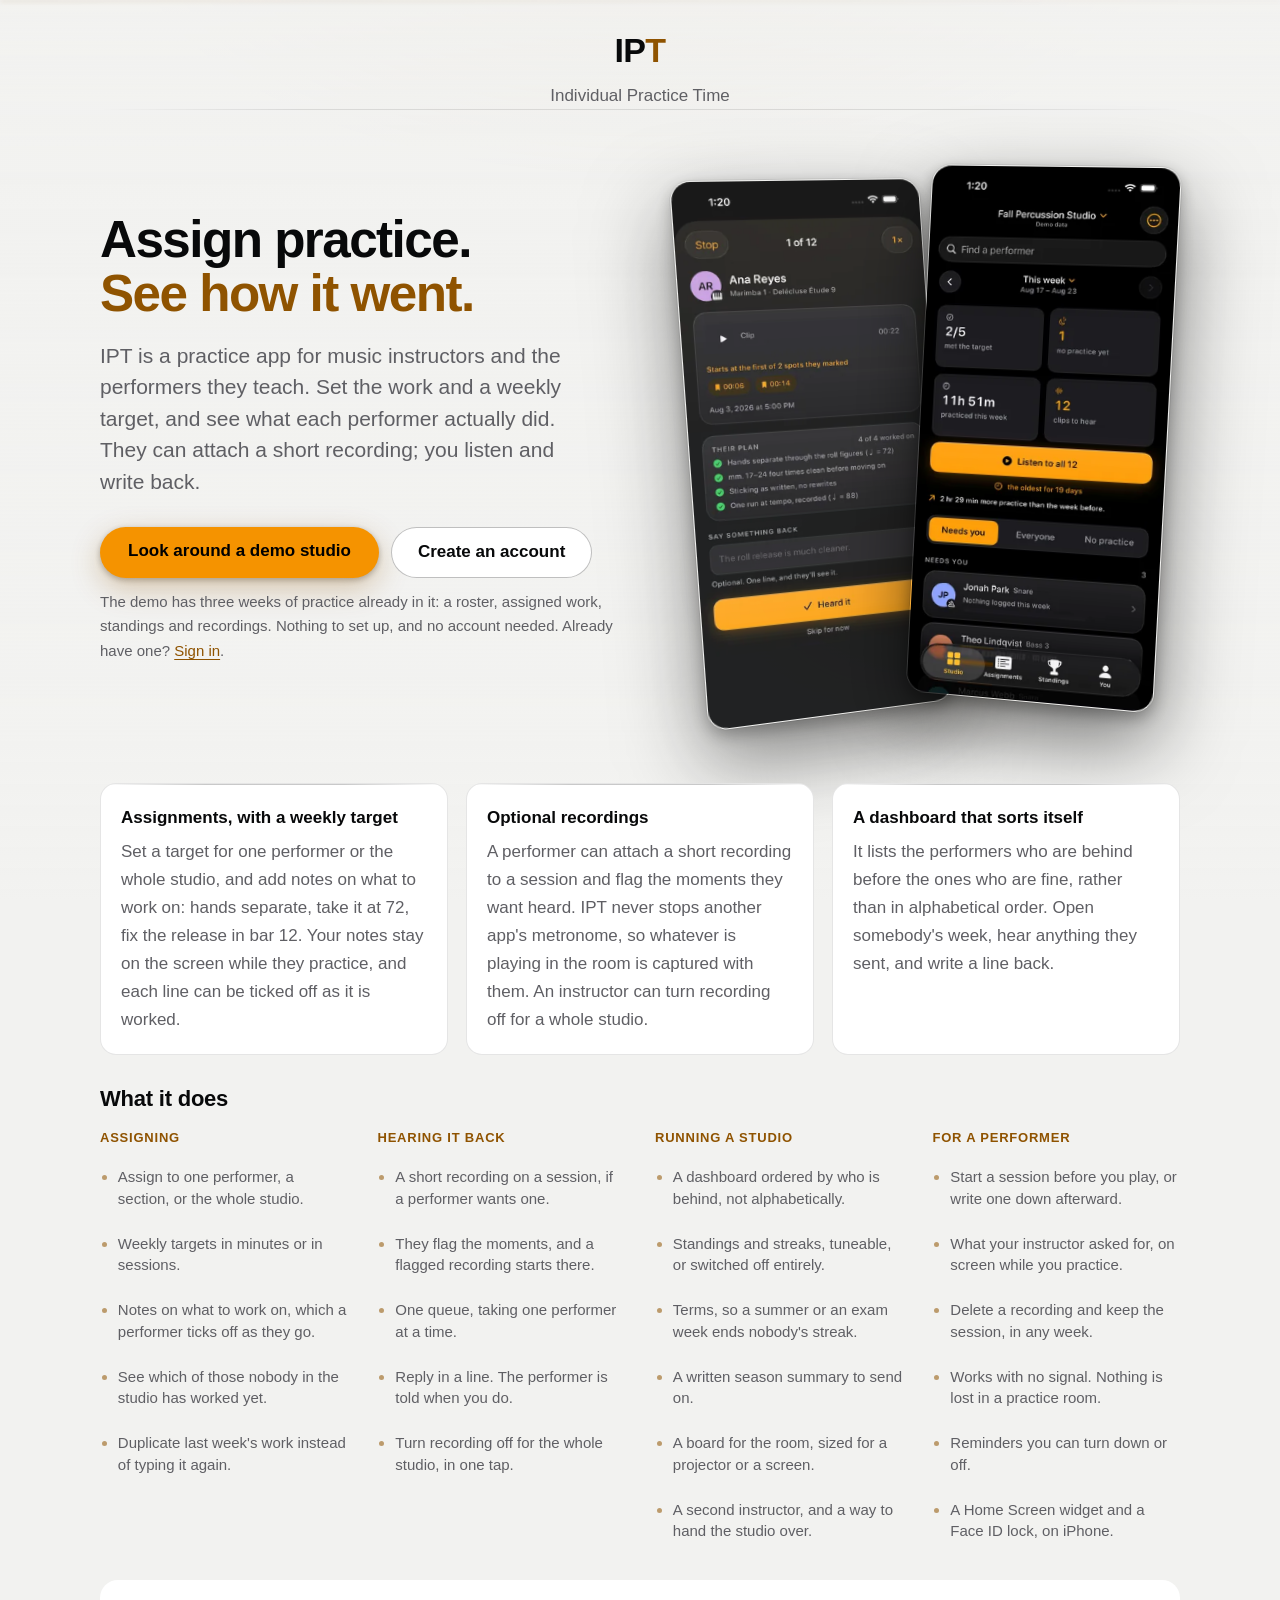
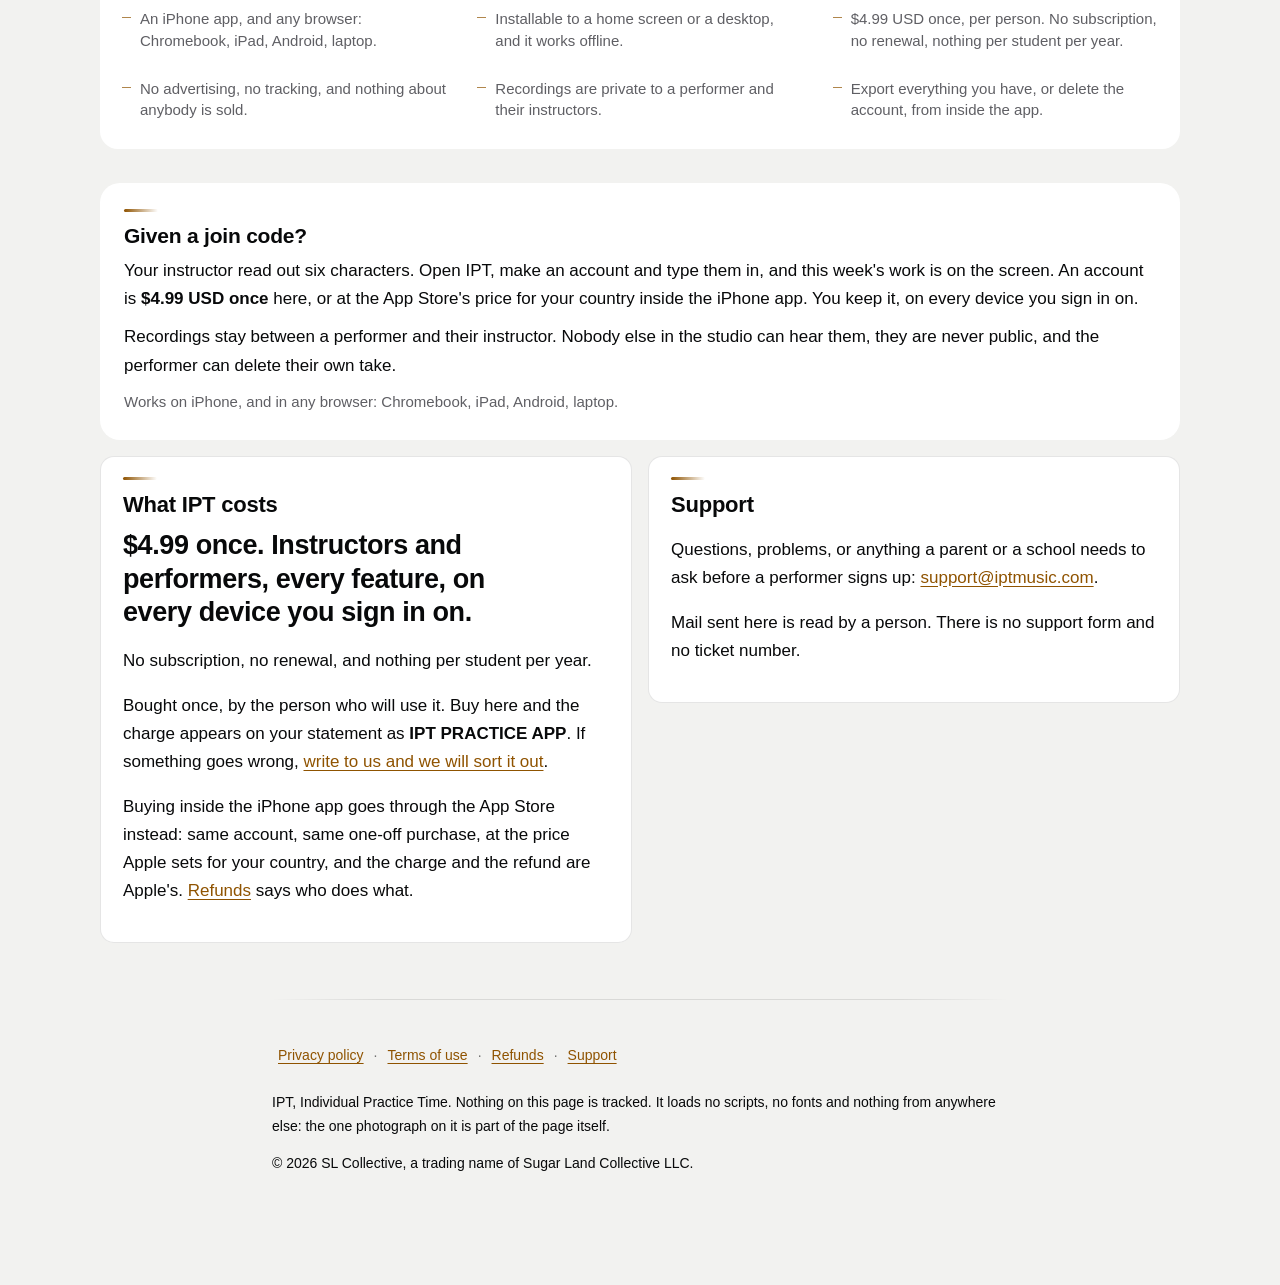
<file: docs/index.html>
<!doctype html>
<html lang="en">
<head>
<meta charset="utf-8">
<meta name="viewport" content="width=device-width, initial-scale=1">
<title>IPT: Individual Practice Time</title>
<link rel="icon" type="image/png" href="[data-uri]">
<meta name="description" content="An instructor sets the week's practice, performers log what they do, and the instructor sees it. A short recording is optional. $4.99 once, for iPhone and any browser.">
<meta property="og:title" content="IPT: Individual Practice Time">
<meta property="og:description" content="An instructor sets the week's practice, performers log what they do, and the instructor sees it. A short recording is optional. $4.99 once, for iPhone and any browser.">
<meta property="og:type" content="website">
<meta property="og:site_name" content="IPT">
<meta name="twitter:card" content="summary">
<style>
  :root {
    color-scheme: light dark;
    --canvas: #F2F2F0;
    --ink: #08090A;
    --muted: #5F5F64;
    --accent: #8F5300;
    --accent-fill: #F59300;
    --surface: #FFFFFF;
    --on-accent-fill: #000000;
    --rule: rgba(0,0,0,.10);
    --card: rgba(0,0,0,.03);
  }
  @media (prefers-color-scheme: dark) {
    :root {
      --canvas: #08090A;
      --ink: #F5F5F7;
      --muted: #9C9CA6;
      --accent: #FF9F0A;
      --accent-fill: #FF9F0A;
      --surface: #141417;
      --on-accent-fill: #000000;
      --rule: rgba(255,255,255,.12);
      --card: rgba(255,255,255,.04);
    }
  }
  * { box-sizing: border-box; }

  /* The practice room. Two fixed layers behind everything: the photograph, then a scrim that
     thickens downwards until it reaches flat canvas, so the text at the bottom of a long policy
     never sits on an image at all.

     NOTE: this page is light-first and the app is dark-first, which inverts where the override
     goes: `app.css` states the dark treatment and overrides for light, and here `:root` is light
     with dark in the media query. The numbers are the same numbers, read from that file at build
     time; only which one is the default differs. Getting this backwards is not hypothetical. The
     app shipped the light opacity in dark mode once, and it looked fine, which is the problem. */
  body::before, body::after {
    content: ""; position: fixed; inset: 0; z-index: -1; pointer-events: none;
  }
  body::before {
    background-image: url("[data-uri]");
    background-position: center; background-size: cover; background-repeat: no-repeat;
    opacity: 0.14;
    filter: blur(2px);
  }
  body::after { background: linear-gradient(
    to bottom,
    color-mix(in srgb, var(--canvas) 88%, transparent) 0%,
    color-mix(in srgb, var(--canvas) 72%, transparent) 11%,
    color-mix(in srgb, var(--canvas) 45%, transparent) 26%,
    color-mix(in srgb, var(--canvas) 65%, transparent) 45%,
    color-mix(in srgb, var(--canvas) 97%, transparent) 82%,
    var(--canvas) 100%
  ); }
  @media (prefers-color-scheme: dark) {
    body::before { opacity: 0.48; }
    body::after { background: linear-gradient(
    to bottom,
    color-mix(in srgb, var(--canvas) 92%, transparent) 0%,
    color-mix(in srgb, var(--canvas) 74%, transparent) 11%,
    color-mix(in srgb, var(--canvas) 30%, transparent) 26%,
    color-mix(in srgb, var(--canvas) 48%, transparent) 45%,
    color-mix(in srgb, var(--canvas) 97%, transparent) 82%,
    var(--canvas) 100%
  ); }
  }
  @media print {
    /* A privacy policy gets printed and filed by exactly the people this product sells to. */
    body::before, body::after { display: none; }
  }

  body {
    margin: 0; padding: 0 20px 96px;
    background: var(--canvas); color: var(--ink);
    font: 17px/1.65 -apple-system, BlinkMacSystemFont, "Segoe UI", Roboto, Helvetica, Arial, sans-serif;
    -webkit-text-size-adjust: 100%;
  }
  main { max-width: 46rem; margin: 0 auto; }
  header { padding: 56px 0 8px; border-bottom: 1px solid var(--rule); margin-bottom: 32px; }
  .wordmark { font-size: 34px; font-weight: 800; letter-spacing: -.02em; }
  .wordmark span { color: var(--accent); }
  .tagline { color: var(--muted); margin: 4px 0 24px; }
  h1 { font-size: 30px; line-height: 1.2; letter-spacing: -.02em; margin: 40px 0 8px; }
  h2 { font-size: 22px; line-height: 1.25; letter-spacing: -.01em; margin: 44px 0 10px; }
  h3 { font-size: 18px; margin: 32px 0 8px; }
  p, li { color: var(--ink); }
  em { color: var(--muted); font-style: normal; }
  /* A long address is one unbreakable word. support@iptmusic.com is 177px of token that cannot
     wrap, and on a 320px phone it pushed the whole page 75px wider than the screen — the footer,
     the policy and every paragraph on it scrolling sideways. It appears in three places here and
     a fourth arrived with the refund policy. Links break rather than the page does. */
  a { color: var(--accent); text-underline-offset: 3px; overflow-wrap: anywhere; }
  hr { border: 0; border-top: 1px solid var(--rule); margin: 36px 0; }
  ul { padding-left: 1.15em; }
  li { margin: 8px 0; }
  code {
    font: 14px/1.4 ui-monospace, SFMono-Regular, Menlo, monospace;
    background: var(--card); padding: 2px 5px; border-radius: 5px;
  }
  /* `max-width: 100%` as well as the scroll: a wrapper that may grow to its content's width
     scrolls *and* widens the page, which is the half that makes the whole document slide. */
  .table-wrap { overflow-x: auto; max-width: 100%; margin: 20px 0; }
  table { border-collapse: collapse; width: 100%; font-size: 15px; }
  th, td { text-align: left; padding: 10px 12px; border-bottom: 1px solid var(--rule); vertical-align: top; }
  th { font-size: 12px; letter-spacing: .06em; text-transform: uppercase; color: var(--muted); font-weight: 600; }
  /* Three abreast on anything wide enough. Stacked full-width, three 151px cards ran 476px down
     a 1100px page with 400px of empty column either side — which is the "dead space" a landing
     page is judged on. They are one idea each and read as a set, so they should sit as one. */
  .landing {
    margin: 40px 0 30px; display: grid; gap: 14px; align-items: stretch;
    /* 210px, not 260: the page's own max-width leaves about 736px here, and 260 fitted only two
       — which orphans the third on a row of its own and looks more broken than a plain stack.
       Three across, or one; never two and a straggler. */
    grid-template-columns: repeat(auto-fit, minmax(min(100%, 210px), 1fr));
  }
  /* What the product actually does, in a list somebody can scan.

     Three columns on a wide screen and one on a phone, from the same `auto-fit` the cards use, so
     there is never a two-and-a-straggler row. The lists are plain `ul`s on purpose: a feature list
     is a list, and making it a grid of little cards would be decorating a thing whose whole job is
     to be read quickly. */
  .features { margin: 8px 0 34px; }
  .features h2 { margin: 0 0 14px; }
  /* Four groups of five or six, not three of thirteen, eight and eight.

     The first version split by audience — instructor, performer, practical — and the instructor
     had thirteen items against the others' eight, so the section ended in a column of text beside
     two columns of nothing. Splitting the instructor's half by *what you are doing* balances it
     and reads better: somebody scanning for "can it do X" looks for the verb, not for themselves.

     190px so four fit at 1080 and two at a tablet width. Never three and a straggler. */
  .feature-cols {
    display: grid; gap: 26px 30px; align-items: start;
    grid-template-columns: repeat(auto-fit, minmax(min(100%, 190px), 1fr));
  }
  .feature-cols h3 {
    font-size: 13px; font-weight: 700; letter-spacing: 0.06em; text-transform: uppercase;
    margin: 0 0 10px; color: var(--accent);
  }
  .feature-cols ul { margin: 0; padding-left: 1.05em; display: grid; gap: 7px; }
  .feature-cols li { color: var(--muted); line-height: 1.45; font-size: 15px; }
  .feature-cols li::marker { color: color-mix(in srgb, var(--accent) 55%, transparent); }

  /* The facts that belong to nobody's role, in a band under the four columns rather than as a
     fifth of them: they are about the product, and a column headed "everywhere" beside three
     headed with verbs reads as a category error. */
  .feature-strip {
    margin: 30px 0 0; padding: 20px 22px; list-style: none;
    background: var(--surface); border: 1px solid var(--hairline); border-radius: 18px;
    display: grid; gap: 10px 30px;
    grid-template-columns: repeat(auto-fit, minmax(min(100%, 260px), 1fr));
  }
  .feature-strip li {
    color: var(--muted); line-height: 1.45; font-size: 15px;
    padding-left: 18px; position: relative;
  }
  /* A rule rather than a bullet: the strip is a set of facts, and a second column of dots under
     four columns of dots is noise. */
  .feature-strip li::before {
    content: ""; position: absolute; left: 0; top: 0.62em;
    width: 9px; height: 1px; background: var(--accent); opacity: 0.7;
  }

  .thesis { font-size: 24px; font-weight: 700; line-height: 1.25; margin: 0 0 6px; }
  .thesis-detail { color: var(--muted); margin: 0 0 22px; }
  .card {
    /* `--surface`, not `--canvas`. These were the *same colour as the page* — `rgb(8,9,10)` on
       `rgb(8,9,10)` — held apart by a 12%-white hairline, so three cards read as three outlined
       boxes on a flat black field rather than as anything lifted off it. The app itself has always
       used a surface for a card; the site declared the token and never used it.

       The old comment argued for `--canvas` on contrast grounds, and that reasoning survives
       intact: this is still opaque, never translucent over the photograph, and the floor is
       measured rather than assumed — ink on surface is 16.89:1 dark and 19.93:1 light, muted is
       6.76:1 and 6.35:1. `check_site_current.py` measures the published bytes. */
    background: var(--surface); border: 1px solid var(--rule); border-radius: 16px;
    padding: 20px; margin: 0;
  }
  .card h3 { margin: 0 0 6px; font-size: 16px; }
  .card p { margin: 0; color: var(--muted); }
  .offer { font-weight: 700; margin: 22px 0 16px; }
  .offer-detail { color: var(--muted); margin: 0 0 16px; }
  /* --- the hero ------------------------------------------------------------------------
     The page was a wordmark, three paragraphs and a link. A director has thirty seconds and a
     visual product was giving them prose. This is a headline with one idea, two doors, and two
     real screens — the scale jump from 17px body to a clamped display size is what makes a page
     read as designed rather than as a document. */
  /* 56px of nothing sat above the wordmark and pushed everything after it down a screen that had
     no room to spare. A masthead needs to be off the edge, not a third of a fold below it. */
  .hero-head { text-align: center; padding: 22px 0 0; }
  .hero { text-align: center; padding: 8px 0 12px; }
  .hero h1 {
    font-size: clamp(34px, 7vw, 58px); line-height: 1.06; letter-spacing: -0.03em;
    font-weight: 800; margin: 18px 0 0; text-wrap: balance;
  }
  .hero-em { color: var(--accent); }
  .hero-sub {
    font-size: clamp(17px, 2.4vw, 21px); line-height: 1.5; color: var(--muted);
    max-width: 34rem; margin: 18px auto 0; text-wrap: pretty;
  }
  .cta-row {
    display: flex; gap: 12px; justify-content: center; flex-wrap: wrap; margin: 30px 0 0;
  }
  /* A second door that does not shout over the first: same size and target, no fill. */
  .cta-ghost {
    display: inline-block; padding: 14px 26px; border-radius: 999px; font-weight: 650;
    font-size: 17px; min-height: 44px; line-height: 1.2; text-decoration: none;
    /* A visible edge. With only `--hairline` it read as plain text beside a filled button, so
       the second door did not look like a door at all. */
    color: var(--ink); background: var(--surface);
    border: 1.5px solid color-mix(in srgb, var(--ink) 26%, transparent);
  }
  .cta-note { color: var(--muted); font-size: 15px; margin: 14px 0 0; }

  /* Two phones, the back one offset and dimmed so the eye lands on the dashboard first. They
     overlap deliberately: a single centred screenshot reads as a manual, two read as a product. */
  /* Side by side with a small overlap, not stacked: the first attempt rotated them into each
     other and the back phone was three-quarters hidden, which advertises one screen and wastes
     the other. The dashboard sits forward because it is what a director is buying. */
  .shots {
    display: flex; justify-content: center; align-items: flex-end;
    gap: 0; margin: 46px auto 0; padding-bottom: 8px;
  }
  .shot {
    width: min(232px, 38vw); height: auto; border-radius: 20px;
    border: 1px solid rgba(255,255,255,.10);
    box-shadow: 0 26px 64px rgba(0,0,0,.42), 0 4px 12px rgba(0,0,0,.24);
  }
  .shot-back {
    transform: rotate(-4deg) translateY(14px); margin-right: -22px;
    opacity: .9; z-index: 0;
  }
  .shot:not(.shot-back) { transform: rotate(3deg); z-index: 1; }
  @media (max-width: 520px) {
    .shot { width: 44vw; }
    .shot-back { margin-right: -14px; }
  }

  /* --- the hero on a wide screen -------------------------------------------------------
     Measured on a 1280x900 desktop: the shots were 736px wide in a 1280px page, so 544px of
     the viewport was empty, and the hero ran 273px past the fold — a visitor saw the top
     quarter of two phones and nothing else. Stacking copy over screenshots is the right
     composition on a phone and the wrong one on a monitor, where the room is sideways.

     Two columns puts the empty width to work and brings both screens fully above the fold. No
     markup changes: the copy is placed in column one by selector and `.shots` spans the rows
     beside it, so the reading order a screen reader follows is exactly the order in the source. */
  @media (min-width: 1120px) {
    /* `main` caps everything at 46rem, and that cap is the dead space. Two columns inside
       736px gave the headline 356px, so "Assign the practice." broke over four lines while the
       screenshots were squeezed to the width they had on a phone. Prose wants a narrow measure;
       a hero does not. So the hero alone breaks the cap, by exactly the amount two phones and a
       readable column need, and every section below it keeps the 46rem it is written for. */
    /* The cards come with it, and that is a correction rather than an extension. The hero was the
       only thing on the page allowed past 46rem, so the widest element sat above a column two
       thirds its width and the page read as though the layout had given up below the fold. The
       reasoning above is about prose versus not-prose, and three feature cards are not prose
       either: at 736px they were 236px each, which broke "Assign the work, not the minutes" over
       two lines and left the third card visibly shorter than its neighbours. At 1080 they are
       ~350 and the headings sit on one line.

       The sections *below* them keep 46rem on purpose. Those are sentences somebody reads, and a
       long measure is what makes a paragraph hard to track back. Wide, wide, narrow is a rhythm;
       wide, narrow, narrow was an accident. */
    .hero-head, .hero, .landing, .features, .closing {
      width: min(1080px, calc(100vw - 96px));
      margin-left: calc((min(1080px, 100vw - 96px) - 100%) / -2);
      margin-right: calc((min(1080px, 100vw - 96px) - 100%) / -2);
    }
    .landing { gap: 18px; }
    .card h3 { font-size: 17px; }
    /* Smaller than the single-column clamp, because the headline no longer has the page — it has
       a column beside two phones. At 58px "Assign the practice." needs about 550px and the column
       is 528, so it broke over three lines at exactly the width where this layout turns on. */
    .hero h1 { font-size: clamp(34px, 4vw, 52px); }
    .hero {
      display: grid;
      grid-template-columns: minmax(0, 1.05fr) minmax(0, 1fr);
      column-gap: 48px; align-items: center; text-align: left;
      padding: 24px 0 32px;
    }
    .hero h1 { margin-top: 0; }
    .hero-sub { margin-left: 0; margin-right: 0; max-width: 30rem; }
    .cta-row { justify-content: flex-start; }
    .hero > .shots { margin: 0; }
    /* Bigger, because they finally have a column of their own — and they are the product. */
    .shot { width: min(248px, 20vw); }
  }

  /* The performer's block, set apart so it does not read as more buyer copy. */
  /* The bottom half of the page was 736px while everything above it was 1080, so the eye read the
     change of width as a change of document. `.closing` takes the wide measure and lays the two
     buyer-facing panels side by side inside it — which uses the width without ever putting a line
     of prose across 1080px, because a 1080px measure is not readable, which is why the sections
     were narrow in the first place. */
  /* `margin-top`, never the `margin` shorthand. The wide-screen rule breaks this block out of the
     page's reading measure with negative left and right margins, and a later shorthand at equal
     specificity resets them to zero — leaving the block 1080px wide and still anchored to the
     736px column, which pushes half of it off the right of the page. */
  .closing { display: grid; gap: 16px; margin-top: 34px; }
  @media (min-width: 900px) {
    .closing { grid-template-columns: 1fr 1fr; align-items: start; }
    .closing > .band { grid-column: 1 / -1; }
  }

  .band {
    margin: 0; padding: 26px 24px; border-radius: 20px;
    background: var(--surface); border: 1px solid var(--hairline);
  }
  .band h2 { margin: 0 0 8px; font-size: 21px; }
  .band p { margin: 0 0 10px; }
  .platforms { color: var(--muted); font-size: 15px; margin: 0 !important; }
  .offer { font-size: 20px; font-weight: 700; margin: 0 0 8px; }

  .cta-button {
    display: inline-block; background: var(--accent-fill); color: var(--on-accent-fill);
    padding: 14px 28px; border-radius: 999px; font-weight: 700; font-size: 17px;
    text-decoration: none; min-height: 44px; line-height: 1.2;
  }
  .cta-note { color: var(--muted); font-size: 15px; margin: 12px 0 0; }
  .cta { margin: 0; }
  .cta a { color: var(--accent); font-weight: 700; }
  .support {
    /* Opaque, not `--card`. A translucent panel over a photograph is where a measured contrast
       floor quietly stops holding. The scrim governs the page background, not what is composited
       on top of it. `--canvas` is the color the measurement was taken against. */
    background: var(--canvas); border: 1px solid var(--rule); border-radius: 14px;
    padding: 20px 22px; margin: 0;
  }
  .support h2 { margin-top: 0; }
  .updated { color: var(--muted); font-size: 15px; margin: 0 0 8px; }
  footer { color: var(--muted); font-size: 14px; margin-top: 56px; padding-top: 20px; border-top: 1px solid var(--rule); }

  /* The footer row is navigation, not prose, and it was 17px tall.
     WCAG 2.5.5 excuses a link inside a sentence — you cannot make one word in a paragraph 44px
     tall without wrecking the line — which is why "Sign in" and the inline "Refunds" above are
     left alone. This row is not that: four standalone destinations on their own line, and they are
     the ones a parent or a district follows before deciding whether a fourteen-year-old may use
     this. Measured on the deployed page at 375 points: 17px each.
     `web/tests/targets_test.js` holds the app to a 44px floor and nothing has ever held this page
     to anything. Padding rather than a taller line, so the row still reads as one line of text. */
  .site-links { display: flex; flex-wrap: wrap; gap: 0 4px; align-items: center; }
  .site-links a { display: inline-flex; align-items: center; min-height: 44px; padding: 0 6px; }
  .site-links span { opacity: 0.55; }

  /* Four 44px targets plus their separators need more than a phone's width, so the row wraps —
     and a wrapped row left a middot dangling at the end of the first line with "Support" alone
     underneath it. Punctuation that separates nothing reads as a typo on the row a parent follows.
     The dots earn their place only while the row is one line; below that the gap does the work. */
  @media (max-width: 460px) {
    .site-links { gap: 0 10px; }
    .site-links span { display: none; }
  }

  /* ======================================================================================
     Depth, light and motion, with nothing fetched
     ======================================================================================

     The page was correct and read as a document: a flat canvas, hard rules, screenshots sitting
     on the background like clip art, and no light anywhere. The brand colour appeared only as
     ink — never as a source of light — which is the single biggest reason a dark page looks
     unfinished rather than deliberate.

     Everything below is CSS. This page promises, in its own footer, that it loads no scripts, no
     fonts and nothing from anywhere else, and that promise is worth more than any effect it
     forbids. Scroll reveals use `animation-timeline: view()`, which needs no JavaScript at all;
     browsers without it simply see the finished state, which is why the keyframes end where the
     element already is.

     Two rules the rest of this file already lives by are kept: nothing here changes a text
     colour or the surface a measured contrast pair was taken against, and every motion is off
     for anybody who asked for less of it. */

  /* The bloom. Two very soft radial washes of the accent, sitting behind everything, no edges.
     Fixed rather than scrolled so it behaves like light in the room rather than an object on the
     page. `pointer-events: none` because it covers the whole viewport. */
  body { position: relative; }
  .glow {
    position: fixed; inset: 0; z-index: -1; pointer-events: none;
    background:
      radial-gradient(58vw 42vh at 50% -6%, color-mix(in srgb, var(--accent) 13%, transparent), transparent 68%),
      radial-gradient(40vw 34vh at 88% 12%, color-mix(in srgb, var(--accent) 7%, transparent), transparent 70%);
  }
  @media (prefers-color-scheme: light) {
    /* A wash that reads as light on black reads as a stain on white, so it is barely there. */
    .glow {
      background:
        radial-gradient(58vw 40vh at 50% -8%, color-mix(in srgb, var(--accent) 8%, transparent), transparent 70%);
    }
  }
  @media print { .glow { display: none; } }

  /* The masthead rule was a full-width hairline, which is the most document-like thing a page can
     do. Faded at both ends it reads as a horizon instead. */
  header {
    border-bottom: 0;
    background-image: linear-gradient(90deg, transparent, var(--rule) 18%, var(--rule) 82%, transparent);
    background-size: 100% 1px; background-position: 0 100%; background-repeat: no-repeat;
  }

  /* Cards, lit from above. A 1px top edge that catches the light is what separates a panel from a
     rectangle, and it costs one pseudo-element. The border stays for anybody whose browser has no
     `color-mix`. */
  .card { position: relative; overflow: hidden; }
  .card::before {
    content: ""; position: absolute; inset: 0 0 auto; height: 1px;
    background: linear-gradient(90deg, transparent,
      color-mix(in srgb, var(--ink) 22%, transparent) 30%,
      color-mix(in srgb, var(--ink) 22%, transparent) 70%, transparent);
  }

  /* The phones sat on the background with a shadow and nothing else. A glow *under* them is what
     makes a screen look like it is emitting rather than printed, and a little perspective is what
     stops two flat rectangles reading as a slide. */
  .shots { position: relative; perspective: 1400px; }
  .shots::before {
    content: ""; position: absolute; left: 50%; bottom: 2%; transform: translateX(-50%);
    width: min(560px, 82%); height: 46%; border-radius: 50%; z-index: -1;
    background: radial-gradient(ellipse at center,
      color-mix(in srgb, var(--accent) 22%, transparent), transparent 72%);
    filter: blur(38px);
  }
  .shot {
    box-shadow:
      0 32px 78px rgba(0,0,0,.52),
      0 6px 16px rgba(0,0,0,.3),
      0 0 0 1px color-mix(in srgb, var(--ink) 8%, transparent);
  }
  .shot-back { transform: perspective(1400px) rotateY(9deg) rotate(-4deg) translateY(14px); }
  .shot:not(.shot-back) { transform: perspective(1400px) rotateY(-6deg) rotate(3deg); }

  /* The primary door, given the light the rest of the page now has. */
  .cta-button {
    box-shadow:
      0 10px 30px color-mix(in srgb, var(--accent) 30%, transparent),
      0 2px 6px rgba(0,0,0,.28);
  }

  /* Scroll reveal, in CSS, and written so that a browser without it shows the finished state.
     `animation-range` ends well before the element is centred, or a reader who scrolls quickly
     watches text catch up with them. */
  /* ======================================================================================
     The sections below the fold, which were three outlined boxes on the page colour
     ======================================================================================

     `.support` was `background: var(--canvas)` — the *same colour as the page* — so a panel that
     is opaque on purpose read as an empty outline. The reason it is opaque is sound and stays:
     a translucent panel over a photograph is where a measured contrast floor quietly stops
     holding. `.band` has been solving that correctly all along with `--surface`, which is opaque
     and lifted, so `.support` uses it too. Nothing about the measurement changes; the panel
     simply becomes visible as one. */
  .support { background: var(--surface); }

  /* An accent rule above each section's heading. Small, and it is the only place on this page the
     brand colour appears as *structure* rather than as a button or a word — which is what makes a
     stack of panels read as a designed page rather than as three of the same box. */
  .band h2, .support h2 { position: relative; padding-top: 14px; }
  .band h2::before, .support h2::before {
    content: ""; position: absolute; top: 0; left: 0;
    width: 34px; height: 3px; border-radius: 2px;
    background: linear-gradient(90deg, var(--accent), transparent);
  }

  /* The price is the money moment and it was a 20px bold sentence in a grey box. Given the size a
     number gets when it is the thing being decided — and `text-wrap: balance` so it never breaks
     into a widow, because *a number must never wrap*. */
  .offer {
    font-size: clamp(21px, 3.2vw, 27px); line-height: 1.25; letter-spacing: -0.015em;
    text-wrap: balance; margin: 0 0 10px;
  }

  /* The page used to stop. A footer that fades out of the canvas reads as an ending rather than as
     content running out. */
  footer {
    border-top: 0;
    background-image: linear-gradient(90deg, transparent, var(--rule) 15%, var(--rule) 85%, transparent);
    background-size: 100% 1px; background-position: 0 0; background-repeat: no-repeat;
  }

  /* --- scroll ---------------------------------------------------------------------------
     CSS only, because this page's own footer promises it loads no scripts. Both blocks are
     guarded by @supports and by prefers-reduced-motion, so a browser without scroll-driven
     animations gets exactly the page it got before, and so does anybody who has asked their
     machine to stop moving things.

     Nothing rests below full opacity and nothing carrying text moves sideways: the contrast
     floor is measured on the published bytes, and a resting 0.9 would lower every measurement
     it touched. Comments here are terse on purpose. They are bytes on a school connection. */
  @supports (animation-timeline: view()) {
    @media (prefers-reduced-motion: no-preference) {
      .landing .card, .band, .support {
        animation: rise linear both;
        animation-timeline: view();
        animation-range: entry 6% cover 26%;
      }

      /* Staggered: three cards on one row share a timeline, so one range makes them arrive as a
         single block, which reads as the page loading late rather than as three things. */
      .landing .card:nth-child(2) { animation-range: entry 10% cover 30%; }
      .landing .card:nth-child(3) { animation-range: entry 14% cover 34%; }

      /* The phones part slightly as the hero leaves. `translate`, not `transform`: the shots
         already carry their rotations in `transform`, and animating it would flatten them. The
         individual properties compose after it. Vertical only, or 375px gains a scrollbar. */
      .shots .shot {
        animation: part-front linear both;
        animation-timeline: view();
        animation-range: exit 0% exit 100%;
      }
      .shots .shot-back {
        animation: part-back linear both;
        animation-timeline: view();
        animation-range: exit 0% exit 100%;
      }

      @keyframes rise {
        from { opacity: 0; transform: translateY(16px); }
        to   { opacity: 1; transform: none; }
      }
      @keyframes part-front { to { translate: 0 -12px; } }
      @keyframes part-back  { to { translate: 0 14px; } }
    }
  }

  @supports (animation-timeline: scroll()) {
    @media (prefers-reduced-motion: no-preference) {
      /* How far down the page somebody is. A pseudo-element, so there is nothing in the DOM and
         nothing for a screen reader to reach; fixed and two pixels, so it can neither overlap
         text nor make the page taller. */
      body::before {
        content: ""; position: fixed; inset: 0 auto auto 0;
        height: 2px; width: 100%; z-index: 5; pointer-events: none;
        transform-origin: 0 50%;
        background: linear-gradient(90deg,
          var(--accent), color-mix(in srgb, var(--accent) 35%, transparent));
        animation: read linear both;
        animation-timeline: scroll(root block);
      }
      @keyframes read { from { scale: 0 1; } to { scale: 1 1; } }
    }
  }
</style>
</head>
<body>
<div class="glow" aria-hidden="true"></div>
<main>
  <header class="hero-head">
    <div class="wordmark">IP<span>T</span></div>
    <p class="tagline">Individual Practice Time</p>
  </header>

  <section class="hero">
    <!-- An `h1`, because the landing had none: its first heading was an `h3` and the order ran h3
         then h2. The document pages get one; the page a screen reader lands on did not.

         "hear that it happened" rather than "proves it happened": `0010_self_reported.sql` says
         plainly that a written-down session "is not a security control and nothing here pretends
         otherwise". Proof is a claim about mechanism this product deliberately does not make. -->
    <!-- "Hear that it happened" was proof language, and it is the same idea as the phrase this
         product already removed from its cards: it puts a director in the position of verifying
         teenagers rather than teaching them. What IPT actually offers is sound where there was
         only a number, so that is what the line says.

         An `h1`, because the landing had none: its first heading was an `h3` and the order ran h3
         then h2. -->
    <!-- Wrapped, so that a wide screen has two columns rather than five rows. Placing the four
         copy elements individually made each one its own grid row, and a screenshot column
         spanning all four stretched them apart: the headline floated in the middle of the window
         and the buttons fell below the fold. One element per column is the shape this layout
         actually is. On a phone the wrapper is an ordinary div and changes nothing. -->
    <div class="hero-copy">
      <h1>Assign practice. <br><span class="hero-em">See how it went.</span></h1><!-- The space before the `br` is deliberate: without it the heading's text content is
     "Assign the practice.Hear the playing.", which is what anything reading the DOM gets —
     a summariser, a preview card, and some assistive technology that does not insert a
     break of its own. The `br` still does the visual work. -->
      <!-- "One shared board" was our word for it and nobody else's, and "actually listens to" put a
           dig in a sentence that had nobody to aim it at. This is written for a band director, not
           for somebody who already knows what the app does. -->
      <!-- "Built for a whole ensemble, not one soloist" was competitive positioning, and it was
           ours rather than the reader's. A director does not arrive thinking "I need an ensemble
           tool"; they arrive thinking they cannot tell who is practising. Defining the product
           against rivals they have never heard of spends the most valuable sentence on the page on
           an argument nobody is having.

           The half after it was worse. "Everybody's practice in one place, and short recordings
           their instructor listens to" is a surveillance sentence — a database noun followed by a
           child being recorded and monitored — and a parent scanning this page reads exactly that.
           It is also the opposite of what the product is: `ListeningBacklog` exists because *the
           loop dies at the instructor*, and what makes a fourteen-year-old practise again is being
           heard. So the line describes the loop from the teaching side, and ends on the part that
           is actually the feature. -->
      <p class="hero-sub">IPT is a practice app for music instructors and the performers they
         teach. Set the work and a weekly target, and see what each performer actually did. They
         can attach a short recording; you listen and write back.</p>

      <!-- Two doors, on the page people are actually given. Sending somebody to a subdomain nobody
           told them about is friction at the moment they have decided to try it. -->
      <!-- The demo was a text link under two buttons, and it is the most persuasive thing here.
           A full studio with three weeks of practice in it, no account and no card, is what answers
           the director's actual objection — and the standing decisions say so: *nobody asks forty
           families to buy something they have not seen.* It is the primary action now. Sign in
           drops to a quiet third, because somebody returning knows where the door is. -->
      <p class="cta-row">
        <a class="cta-button" href="https://app.iptmusic.com/#/demo">Look around a demo studio</a>
        <a class="cta-ghost" href="https://app.iptmusic.com">Create an account</a>
      </p>
      <!-- "A seeded band" is a developer's word for test data, and "a real studio" reads as though
           it might be somebody's actual one. What a director wants to know is what they will find
           when they click and what it will cost them, so it says that. Same description the app's
           own door uses, so the two places agree. -->
      <p class="cta-note">The demo has three weeks of practice already in it: a roster, assigned
         work, standings and recordings. Nothing to set up, and no account needed.
         Already have one? <a href="https://app.iptmusic.com">Sign in</a>.</p>
    </div>

    <!-- Real pixels, not a mockup: what `make shots` photographs, so this cannot advertise a
         product that does not exist. Two WebP data URIs, 33 KB, no external request. -->
    <div class="shots">
      <img class="shot shot-back" src="[data-uri]" width="340" height="739" loading="lazy"
           alt="The listening queue: one performer's recording, the plan they worked through, and a line to send back.">
      <img class="shot" src="[data-uri]" width="340" height="739" loading="lazy"
           alt="An instructor's dashboard: who met the target this week, who has logged nothing, and twelve recordings waiting to be heard.">
    </div>
  </section>

  <section class="landing">
    <div class="card"><h3>Assignments, with a weekly target</h3><p>Set a target for one performer or the whole studio, and add notes on what to work on: hands separate, take it at 72, fix the release in bar 12. Your notes stay on the screen while they practice, and each line can be ticked off as it is worked.</p></div>
    <div class="card"><h3>Optional recordings</h3><p>A performer can attach a short recording to a session and flag the moments they want heard. IPT never stops another app&#x27;s metronome, so whatever is playing in the room is captured with them. An instructor can turn recording off for a whole studio.</p></div>
    <div class="card"><h3>A dashboard that sorts itself</h3><p>It lists the performers who are behind before the ones who are fine, rather than in alphabetical order. Open somebody&#x27;s week, hear anything they sent, and write a line back.</p></div>
  </section>

  <section class="features">
    <h2>What it does</h2>
    <div class="feature-cols">
      <div>
        <h3>Assigning</h3>
        <ul>
          <li>Assign to one performer, a section, or the whole studio.</li>
          <li>Weekly targets in minutes or in sessions.</li>
          <li>Notes on what to work on, which a performer ticks off as they go.</li>
          <li>See which of those nobody in the studio has worked yet.</li>
          <li>Duplicate last week's work instead of typing it again.</li>
        </ul>
      </div>
      <div>
        <h3>Hearing it back</h3>
        <ul>
          <li>A short recording on a session, if a performer wants one.</li>
          <li>They flag the moments, and a flagged recording starts there.</li>
          <li>One queue, taking one performer at a time.</li>
          <li>Reply in a line. The performer is told when you do.</li>
          <li>Turn recording off for the whole studio, in one tap.</li>
        </ul>
      </div>
      <div>
        <h3>Running a studio</h3>
        <ul>
          <li>A dashboard ordered by who is behind, not alphabetically.</li>
          <li>Standings and streaks, tuneable, or switched off entirely.</li>
          <li>Terms, so a summer or an exam week ends nobody's streak.</li>
          <li>A written season summary to send on.</li>
          <li>A board for the room, sized for a projector or a screen.</li>
          <li>A second instructor, and a way to hand the studio over.</li>
        </ul>
      </div>
      <div>
        <h3>For a performer</h3>
        <ul>
          <li>Start a session before you play, or write one down afterward.</li>
          <li>What your instructor asked for, on screen while you practice.</li>
          <li>Delete a recording and keep the session, in any week.</li>
          <li>Works with no signal. Nothing is lost in a practice room.</li>
          <li>Reminders you can turn down or off.</li>
          <li>A Home Screen widget and a Face ID lock, on iPhone.</li>
        </ul>
      </div>
    </div>

    <ul class="feature-strip">
      <li>An iPhone app, and any browser: Chromebook, iPad, Android, laptop.</li>
      <li>Installable to a home screen or a desktop, and it works offline.</li>
      <li>$4.99 USD once, per person. No subscription, no renewal, nothing per student per year.</li>
      <li>No advertising, no tracking, and nothing about anybody is sold.</li>
      <li>Recordings are private to a performer and their instructors.</li>
      <li>Export everything you have, or delete the account, from inside the app.</li>
    </ul>
  </section>

  <div class="closing">
  <section class="band">
    <!-- The highest-volume visitor was not served at all. A director buys once; forty performers
         are each told "go to iptmusic.com" and handed six characters, and nothing here told them
         what to do with them, or that an account costs anything. -->
    <h2>Given a join code?</h2>
    <p>Your instructor read out six characters. Open IPT, make an account and type them in, and
       this week's work is on the screen. An account is <strong>$4.99 USD once</strong> here, or at
       the App Store's price for your country inside the iPhone app. You keep it, on every device
       you sign in on.</p>
    <!-- The word "recordings" appears on this page with no reassurance beside it, and the
         person most likely to be reading it is a parent deciding whether their child should be
         recording audio at all. The facts are already true and are in `docs/privacy-policy.md`;
         they were simply nowhere a scanning reader would meet them. Not a disclaimer: the third
         sentence is a feature, and it is the one `A take is the performer's before it is the
         instructor's` was written for. -->
    <p>Recordings stay between a performer and their instructor. Nobody else in the studio can hear
       them, they are never public, and the performer can delete their own take.</p>
    <p class="platforms">Works on iPhone, and in any browser: Chromebook, iPad, Android, laptop.</p>
  </section>

  <section class="support" id="pricing">
    <h2>What IPT costs</h2>
    <p class="offer">$4.99 once. Instructors and performers, every feature, on every device you sign in on.</p>
    <p>No subscription, no renewal, and nothing per student per year.</p>
    <!-- This used to read "ask and you get your money back. There is no time limit on that."
         Advertising a refund on the page where somebody decides to buy sells the exit rather than
         the product, and at $4.99 it invites a request from anybody who never opens the app again.
         What the owner wanted said instead: we answer problems, and we answer them with a person.
         The refund itself has not gone anywhere — `/refunds` still commits to one where we cannot
         put a thing right, and to every statutory right on top — it is simply no longer the
         headline of the pricing section. -->
    <p>Bought once, by the person who will use it. Buy here and the charge appears on your statement
       as <strong>IPT PRACTICE APP</strong>. If something goes wrong,
       <a href="/refunds">write to us and we will sort it out</a>.</p>
    <!-- Two tills since 24 August 2026, and this page named one of them. The iPhone app sells
         through Apple's In-App Purchase, so for that buyer the price is Apple's local tier, the
         statement descriptor is Apple's, and the refund is Apple's to grant. Every sentence above
         was written for a card and stayed on the page unchanged, which made the strongest promise
         on it one that cannot be kept for an App Store buyer. Named here rather than left to the
         refund page, because this is where somebody decides. Note the asterisks: this comment is
         inside the rendered page, so the generator's unrendered-Markdown guard reads it too. -->
    <p>Buying inside the iPhone app goes through the App Store instead: same account, same one-off
       purchase, at the price Apple sets for your country, and the charge and the refund are
       Apple's. <a href="/refunds">Refunds</a> says who does what.</p>
  </section>

  <section class="support" id="support">
    <h2>Support</h2>
    <p>Questions, problems, or anything a parent or a school needs to ask before a performer signs
       up: <a href="mailto:support@iptmusic.com">support@iptmusic.com</a>.</p>
    <p>Mail sent here is read by a person. There is no support form and no ticket number.</p>
  </section>
  </div>

  <footer>
  <p class="site-links"><a href="/privacy">Privacy policy</a> <span>&middot;</span>
  <a href="/terms">Terms of use</a> <span>&middot;</span>
  <a href="/refunds">Refunds</a> <span>&middot;</span> <a href="/#support">Support</a></p>
  <p>IPT, Individual Practice Time. Nothing on this page is tracked. It loads no scripts, no
  fonts and nothing from anywhere else: the one photograph on it is part of the page itself.</p>
  <p>© 2026 SL Collective, a trading name of Sugar Land Collective LLC.</p>
  </footer>
</main>
</body>
</html>
</file>
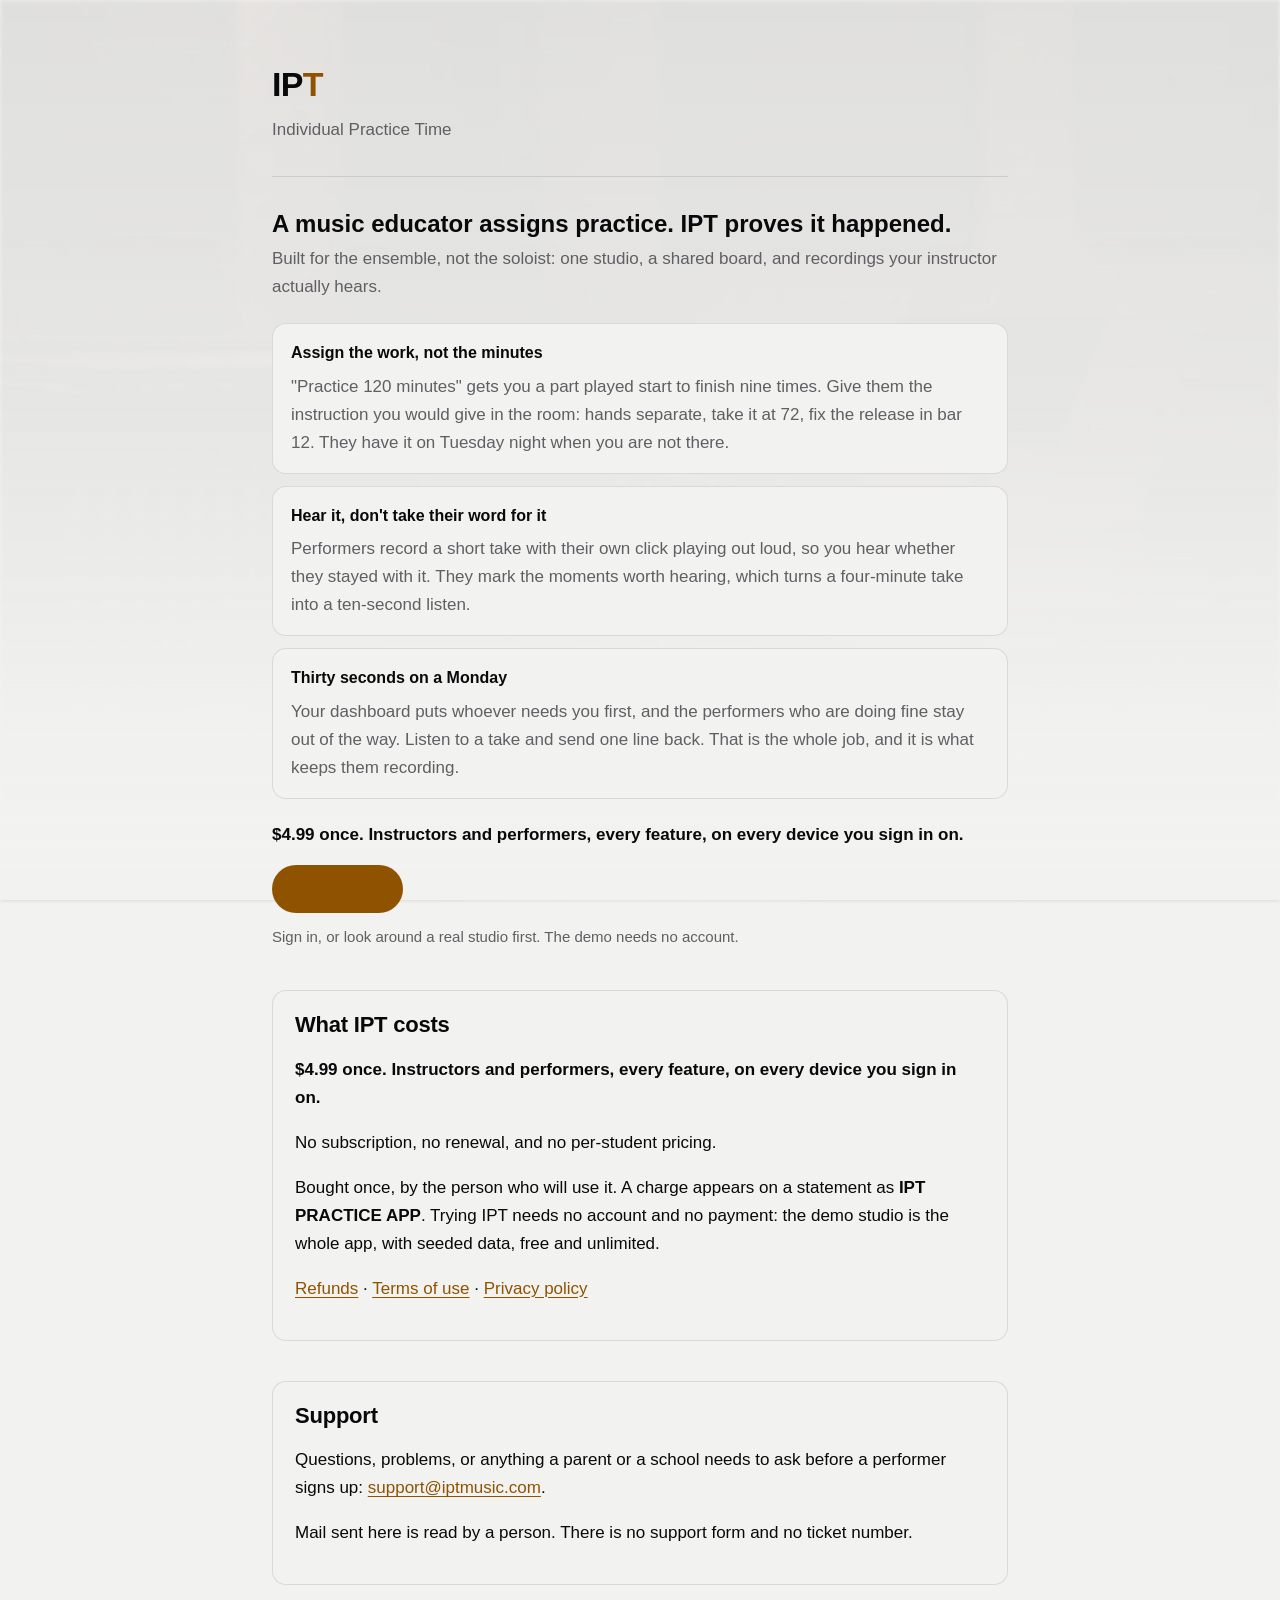
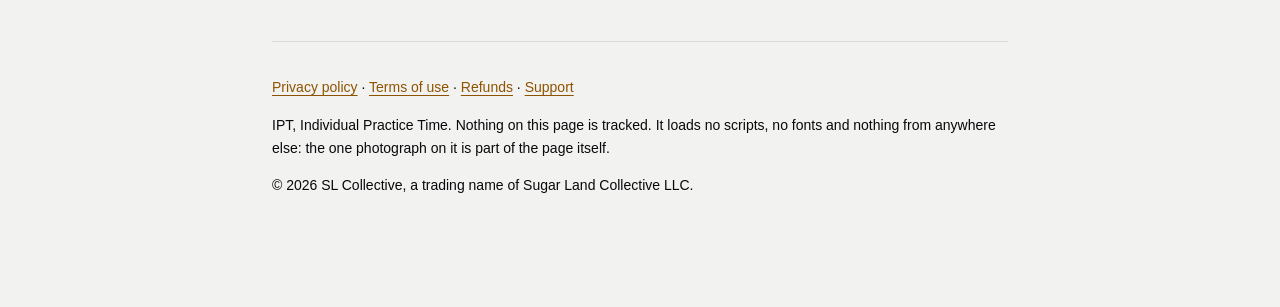
<file: public/index.html>
<!doctype html>
<html lang="en">
<head>
<meta charset="utf-8">
<meta name="viewport" content="width=device-width, initial-scale=1">
<title>IPT: Individual Practice Time</title>
<link rel="icon" type="image/png" href="[data-uri]">
<meta name="description" content="Privacy policy and support for IPT, Individual Practice Time.">
<style>
  :root {
    color-scheme: light dark;
    --canvas: #F2F2F0;
    --ink: #08090A;
    --muted: #5F5F64;
    --accent: #8F5300;
    --rule: rgba(0,0,0,.10);
    --card: rgba(0,0,0,.03);
  }
  @media (prefers-color-scheme: dark) {
    :root {
      --canvas: #08090A;
      --ink: #F5F5F7;
      --muted: #9C9CA6;
      --accent: #FF9F0A;
      --rule: rgba(255,255,255,.12);
      --card: rgba(255,255,255,.04);
    }
  }
  * { box-sizing: border-box; }

  /* The practice room. Two fixed layers behind everything: the photograph, then a scrim that
     thickens downwards until it reaches flat canvas, so the text at the bottom of a long policy
     never sits on an image at all.

     NOTE: this page is light-first and the app is dark-first, which inverts where the override
     goes: `app.css` states the dark treatment and overrides for light, and here `:root` is light
     with dark in the media query. The numbers are the same numbers, read from that file at build
     time; only which one is the default differs. Getting this backwards is not hypothetical. The
     app shipped the light opacity in dark mode once, and it looked fine, which is the problem. */
  body::before, body::after {
    content: ""; position: fixed; inset: 0; z-index: -1; pointer-events: none;
  }
  body::before {
    background-image: url("[data-uri]");
    background-position: center; background-size: cover; background-repeat: no-repeat;
    opacity: 0.14;
    filter: blur(2px);
  }
  body::after { background: linear-gradient(
    to bottom,
    color-mix(in srgb, var(--canvas) 45%, transparent) 0%,
    color-mix(in srgb, var(--canvas) 65%, transparent) 45%,
    color-mix(in srgb, var(--canvas) 97%, transparent) 82%,
    var(--canvas) 100%
  ); }
  @media (prefers-color-scheme: dark) {
    body::before { opacity: 0.34; }
    body::after { background: linear-gradient(
    to bottom,
    color-mix(in srgb, var(--canvas) 34%, transparent) 0%,
    color-mix(in srgb, var(--canvas) 54%, transparent) 45%,
    color-mix(in srgb, var(--canvas) 97%, transparent) 82%,
    var(--canvas) 100%
  ); }
  }
  @media print {
    /* A privacy policy gets printed and filed by exactly the people this product sells to. */
    body::before, body::after { display: none; }
  }

  body {
    margin: 0; padding: 0 20px 96px;
    background: var(--canvas); color: var(--ink);
    font: 17px/1.65 -apple-system, BlinkMacSystemFont, "Segoe UI", Roboto, Helvetica, Arial, sans-serif;
    -webkit-text-size-adjust: 100%;
  }
  main { max-width: 46rem; margin: 0 auto; }
  header { padding: 56px 0 8px; border-bottom: 1px solid var(--rule); margin-bottom: 32px; }
  .wordmark { font-size: 34px; font-weight: 800; letter-spacing: -.02em; }
  .wordmark span { color: var(--accent); }
  .tagline { color: var(--muted); margin: 4px 0 24px; }
  h1 { font-size: 30px; line-height: 1.2; letter-spacing: -.02em; margin: 40px 0 8px; }
  h2 { font-size: 22px; line-height: 1.25; letter-spacing: -.01em; margin: 44px 0 10px; }
  h3 { font-size: 18px; margin: 32px 0 8px; }
  p, li { color: var(--ink); }
  em { color: var(--muted); font-style: normal; }
  /* A long address is one unbreakable word. support@iptmusic.com is 177px of token that cannot
     wrap, and on a 320px phone it pushed the whole page 75px wider than the screen — the footer,
     the policy and every paragraph on it scrolling sideways. It appears in three places here and
     a fourth arrived with the refund policy. Links break rather than the page does. */
  a { color: var(--accent); text-underline-offset: 3px; overflow-wrap: anywhere; }
  hr { border: 0; border-top: 1px solid var(--rule); margin: 36px 0; }
  ul { padding-left: 1.15em; }
  li { margin: 8px 0; }
  code {
    font: 14px/1.4 ui-monospace, SFMono-Regular, Menlo, monospace;
    background: var(--card); padding: 2px 5px; border-radius: 5px;
  }
  /* `max-width: 100%` as well as the scroll: a wrapper that may grow to its content's width
     scrolls *and* widens the page, which is the half that makes the whole document slide. */
  .table-wrap { overflow-x: auto; max-width: 100%; margin: 20px 0; }
  table { border-collapse: collapse; width: 100%; font-size: 15px; }
  th, td { text-align: left; padding: 10px 12px; border-bottom: 1px solid var(--rule); vertical-align: top; }
  th { font-size: 12px; letter-spacing: .06em; text-transform: uppercase; color: var(--muted); font-weight: 600; }
  .landing { margin: 8px 0 34px; }
  .thesis { font-size: 24px; font-weight: 700; line-height: 1.25; margin: 0 0 6px; }
  .thesis-detail { color: var(--muted); margin: 0 0 22px; }
  .card {
    /* Opaque `--canvas`, same reasoning as `.support` below: the contrast floor was measured
       against it, and a translucent panel over the photograph is where that quietly stops. */
    background: var(--canvas); border: 1px solid var(--rule); border-radius: 14px;
    padding: 16px 18px; margin: 0 0 12px;
  }
  .card h3 { margin: 0 0 6px; font-size: 16px; }
  .card p { margin: 0; color: var(--muted); }
  .offer { font-weight: 700; margin: 22px 0 16px; }
  .offer-detail { color: var(--muted); margin: 0 0 16px; }
  .cta-button {
    display: inline-block; background: var(--accent); color: #17130c;
    padding: 14px 28px; border-radius: 999px; font-weight: 700; font-size: 17px;
    text-decoration: none; min-height: 44px; line-height: 1.2;
  }
  .cta-note { color: var(--muted); font-size: 15px; margin: 12px 0 0; }
  .cta { margin: 0; }
  .cta a { color: var(--accent); font-weight: 700; }
  .support {
    /* Opaque, not `--card`. A translucent panel over a photograph is where a measured contrast
       floor quietly stops holding. The scrim governs the page background, not what is composited
       on top of it. `--canvas` is the color the measurement was taken against. */
    background: var(--canvas); border: 1px solid var(--rule); border-radius: 14px;
    padding: 20px 22px; margin: 40px 0 0;
  }
  .support h2 { margin-top: 0; }
  .updated { color: var(--muted); font-size: 15px; margin: 0 0 8px; }
  footer { color: var(--muted); font-size: 14px; margin-top: 56px; padding-top: 20px; border-top: 1px solid var(--rule); }
</style>
</head>
<body>
<main>
  <header>
    <div class="wordmark">IP<span>T</span></div>
    <p class="tagline">Individual Practice Time</p>
  </header>

  <section class="landing">
    <p class="thesis">A music educator assigns practice. IPT proves it happened.</p>
    <p class="thesis-detail">Built for the ensemble, not the soloist: one studio, a shared board,
       and recordings your instructor actually hears.</p>
    <div class="card"><h3>Assign the work, not the minutes</h3><p>&quot;Practice 120 minutes&quot; gets you a part played start to finish nine times. Give them the instruction you would give in the room: hands separate, take it at 72, fix the release in bar 12. They have it on Tuesday night when you are not there.</p></div>
    <div class="card"><h3>Hear it, don&#x27;t take their word for it</h3><p>Performers record a short take with their own click playing out loud, so you hear whether they stayed with it. They mark the moments worth hearing, which turns a four-minute take into a ten-second listen.</p></div>
    <div class="card"><h3>Thirty seconds on a Monday</h3><p>Your dashboard puts whoever needs you first, and the performers who are doing fine stay out of the way. Listen to a take and send one line back. That is the whole job, and it is what keeps them recording.</p></div>
    <p class="offer">$4.99 once. Instructors and performers, every feature, on every device you sign in on.</p>
    <!-- The reassurance sentence lives in `#pricing` and only there. It was in both, four hundred
         pixels apart on a page under two thousand tall, which reads as a template mistake rather
         than as emphasis — the same shape as the coverage headline that restated the row directly
         beneath it. The price belongs in both: a hero and a section headed "What IPT costs" are
         two different readers arriving two different ways. "No per-student pricing" is not a
         first-impression line, it is the question a school administrator arrives at `#pricing`
         already holding. -->
    <!-- Two readers, one door, and it has to name the door. This said "See it working", which
         is right for somebody who has never heard of IPT and useless to the person who already has
         an account and is trying to get back in — and `iptmusic.com` is what they will type. A
         front door that does not say *open* or *sign in* sends them looking for a subdomain nobody
         told them about.

         The apex stays the website rather than redirecting to the app, and that is not a
         preference: Apple's organization enrolment requires a publicly available, functional
         website, and Stripe reads the pricing, terms and refund policy here before it will
         activate the account. A redirect to a sign-in screen would leave both reviews with nothing
         to read at all. So the split is right, and the button is what has to carry it. -->
    <p class="cta"><a class="cta-button" href="https://app.iptmusic.com">Open IPT</a></p>
    <p class="cta-note">Sign in, or look around a real studio first. The demo needs no account.</p>
  </section>

  <section class="support" id="pricing">
    <h2>What IPT costs</h2>
    <p><strong>$4.99 once. Instructors and performers, every feature, on every device you sign in on.</strong></p>
    <p>No subscription, no renewal, and no per-student pricing.</p>
    <p>Bought once, by the person who will use it. A charge appears on a statement as
       <strong>IPT PRACTICE APP</strong>. Trying IPT needs no account and no payment: the demo
       studio is the whole app, with seeded data, free and unlimited.</p>
    <p><a href="/refunds">Refunds</a> &middot; <a href="/terms">Terms of use</a> &middot;
       <a href="/privacy">Privacy policy</a></p>
  </section>

  <section class="support" id="support">
    <h2>Support</h2>
    <p>Questions, problems, or anything a parent or a school needs to ask before a performer signs
       up: <a href="mailto:support@iptmusic.com">support@iptmusic.com</a>.</p>
    <p>Mail sent here is read by a person. There is no support form and no ticket number.</p>
  </section>

  <footer>
  <p><a href="/privacy">Privacy policy</a> &middot; <a href="/terms">Terms of use</a> &middot;
  <a href="/refunds">Refunds</a> &middot; <a href="#support">Support</a></p>
  <p>IPT, Individual Practice Time. Nothing on this page is tracked. It loads no scripts, no
  fonts and nothing from anywhere else: the one photograph on it is part of the page itself.</p>
  <p>© 2026 SL Collective, a trading name of Sugar Land Collective LLC.</p>
  </footer>
</main>
</body>
</html>
</file>
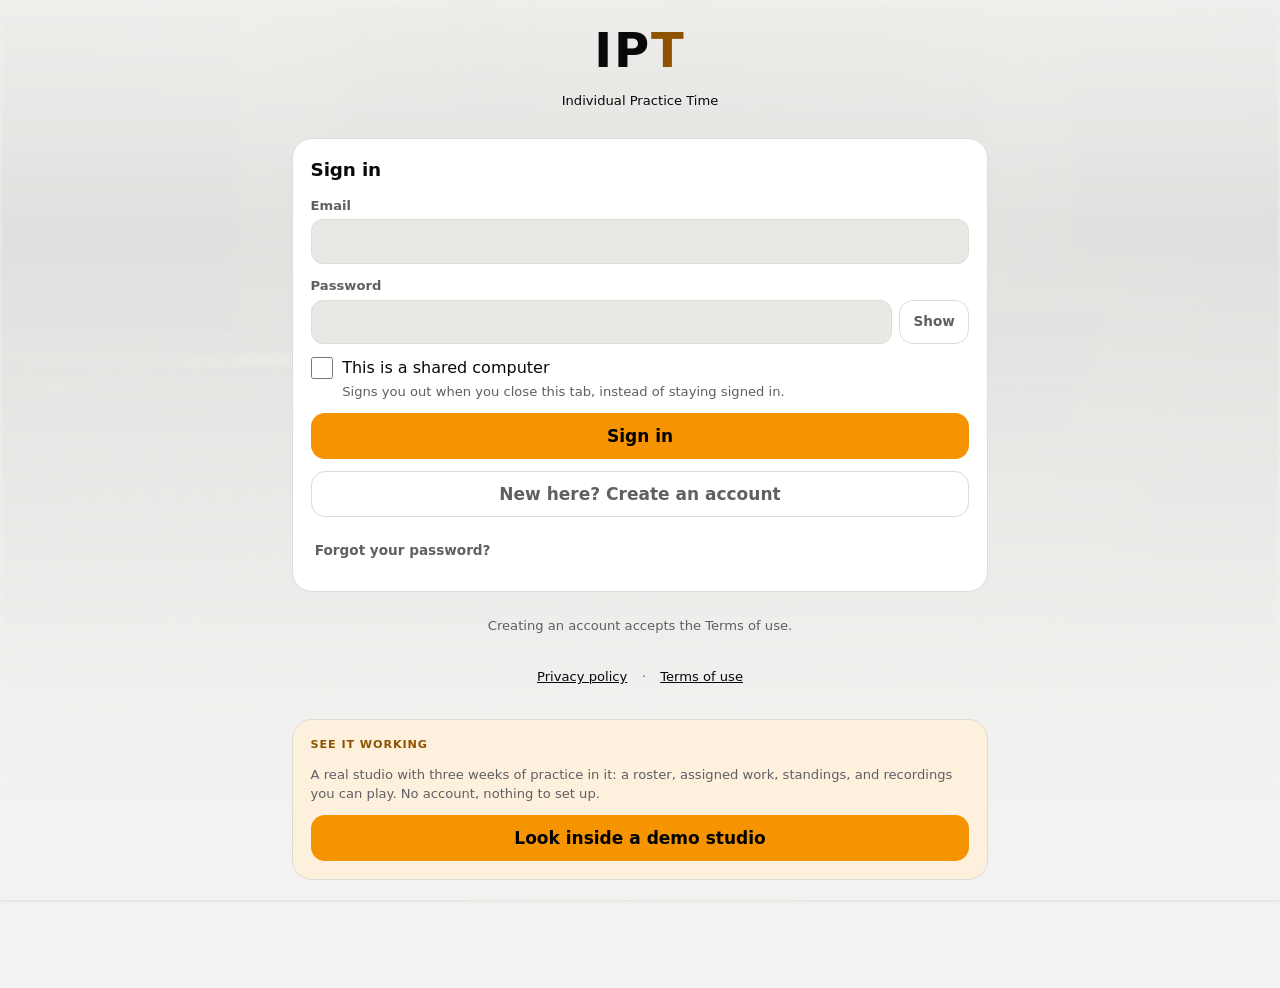
<file: docs/app/index.html>
<!doctype html>
<html lang="en">
<head>
  <meta charset="utf-8">
  <!-- `viewport-fit=cover` so the tab bar can sit in the home-indicator area on a phone, and
       `user-scalable` is deliberately NOT disabled: pinch-zoom is an accessibility control and
       taking it away fails WCAG 1.4.4 outright. -->
  <meta name="viewport" content="width=device-width, initial-scale=1, viewport-fit=cover">
  <meta name="color-scheme" content="dark light">
  <!-- Dark-first, matching the app: the palette was designed dark and light was derived from it. -->
  <meta name="theme-color" content="#08090A" media="(prefers-color-scheme: dark)">
  <meta name="theme-color" content="#F2F2F0" media="(prefers-color-scheme: light)">

  <!-- **The one inline stylesheet, and it exists because the real one is what is being waited on.**
       The mark below stands in for the app during the 1.26s (school) to 3.85s (band hall) before
       `styles/app.css` arrives — so it cannot be styled by it, and a `style` attribute cannot
       carry the media query that keeps it legible in both appearances. Dark ink on a dark page,
       swapped under `prefers-color-scheme: light`; without the swap the light case is #F5F5F7 on
       the browser's default white, which is a mark nobody can see standing in for an app nobody
       can see yet. Deleted from the DOM by the first render, not merely hidden. -->
  <style>
    /* **The background goes on this element and never on `html`.** It did, for one commit, and it
       took every practice-room backdrop on the web with it: the rooms are `position: fixed;
       z-index: -1` pseudo-elements, and a background on the root stops `body`'s propagating to the
       canvas — so `body` starts painting an opaque box of its own, over anything behind it. The
       door, the confirm step, the reset screen and studio setup all went flat, and the cause was a
       rule added for the loading mark two screens away. `100vh` so this still covers the viewport
       while it is the only thing on the page. */
    #boot { min-height: 100vh; background: #08090A;
            display: flex; flex-direction: column;
            align-items: center; justify-content: center; gap: 8px;
            font-family: -apple-system, BlinkMacSystemFont, "Segoe UI", Roboto, Helvetica, Arial, sans-serif; }
    #boot b { font: 700 44px/1 inherit; letter-spacing: 0.04em; color: #F5F5F7; }
    #boot span { color: #FF9F0A; }
    #boot small { font: 400 13px/1.4 inherit; color: #9C9CA6; }

    /* The dial. Twelve ticks every 30 degrees, one revolution in six seconds — `LoadingMark`'s
       own numbers, and the reasoning is beside the markup below. `--tick` and `--well` are set
       here rather than read from `tokens.css`, because that stylesheet is one of the requests
       this element exists to cover. */
    #boot-dial {
      display: block; width: 80px; height: 80px; margin-top: 20px;
      position: relative;
      background-size: contain; background-repeat: no-repeat;
      animation: boot-turn 6s linear infinite;
    }
    /* **The mark itself, not a drawing of it.**

       This was a conic gradient, and the comment above it gave the reason: *"the objection was
       216 KB of bitmaps on the critical path, and a conic gradient is neither a request nor a
       decode."* That figure was about assets four times larger than where they are drawn —
       `LoadingMark` renders at 224–272 points from 816px masters, and this is **58 CSS pixels**.
       Resampled to 128px and quantised the way `build_mark_assets.py` does for iOS, the whole
       mark is **7 KB**, inlined, no request and one decode of two small images.

       So the trade was re-costed rather than re-argued, and the owner — looking at both — prefers
       the mark. `build_web_mark.py` generates these from the iPhone's own artwork, because an icon
       that is subtly not the product's icon is worse than a grey ring that never claimed to be.

       Two layers, not three: only the ticks turn, so the bezel and the wordmark composite into one
       still image that sits on top of it. Same structure as `LoadingMark`'s ZStack, same six-second
       revolution — twelve markers at one a half-second, a beat at 120. */
    #boot-dial::after {
      content: ""; position: absolute; inset: 0;
      background-size: contain; background-repeat: no-repeat;
      /* Counter-rotation, because this is a child of the turning element and the wordmark must
         stand still. `LoadingMark` gets that free by turning one layer of a ZStack; here the still
         layer is inside the moving one, so it has to take the turn back. */
      animation: boot-turn 6s linear infinite reverse;
    }
    /* build_web_mark: begin */
    #boot-dial { background-image: url([data-uri]); }
    #boot-dial::after { background-image: url([data-uri]); }
    /* build_web_mark: end */
    @keyframes boot-turn { to { transform: rotate(360deg); } }
    /* Still, not slower. `LoadingMark` stops the rotation outright under `reduceMotion` and the
       mark is legible standing still, so there is nothing to soften. */
    @media (prefers-reduced-motion: reduce) {
      #boot-dial, #boot-dial::after { animation: none; }
    }

    @media (prefers-color-scheme: light) {
      #boot { background: #F2F2F0; }
      #boot b { color: #08090A; }
      #boot span { color: #8F5300; }
      #boot small { color: #5F5F64; }
      #boot-dial {
        --tick: #B8B8B2; --hand: #8F5300; --well: #F2F2F0;
        box-shadow: 0 0 30px -8px rgba(143, 83, 0, 0.22);
      }
    }
  </style>
  <title>IPT: Individual Practice Time</title>
  <!-- **The claim this product does not make.** "Proof it happened" was removed from the landing
       page and from the manifest, and survived here because nothing read this file. `0010_self_reported.sql`
       says a written-down session "is not a security control and nothing here pretends otherwise". -->
  <meta name="description" content="An instructor sets the week's practice, performers log what they do, and the instructor sees it. A short recording is optional.">
  <link rel="manifest" href="manifest.webmanifest">
  <!-- iOS ignores the manifest's icons for "Add to Home Screen" and reads this instead. Without it
       a performer whose school blocks the App Store gets a screenshot of the page as their icon. -->
  <link rel="apple-touch-icon" href="icons/icon-192.png">
  <!-- The tab strip, which reads none of the above: a manifest icon is for an installed app and
       `apple-touch-icon` is for a home screen, so this had no face in a browser at all. On a
       Chromebook IPT *is* a tab, sitting next to a row of applications that all have one — and a
       tab is found by colour and silhouette rather than by reading it. Generated by
       `Tools/build_web_favicons.py`; 8.9 KB for all three. -->
  <link rel="icon" href="icons/favicon-32.png" sizes="32x32" type="image/png">
  <link rel="icon" href="icons/favicon-16.png" sizes="16x16" type="image/png">
  <link rel="icon" href="icons/favicon-48.png" sizes="48x48" type="image/png">
  <link rel="stylesheet" href="styles/tokens.css">
  <link rel="stylesheet" href="styles/app.css">
</head>
<body>
  <!-- The first thing a keyboard or screen-reader user meets. WCAG 2.4.1: without it, every
       keyboard user tabs through the whole tab bar on every route change to reach the content. -->
  <a class="skip-link" href="#main">Skip to content</a>

  <div id="app">
    <!-- **Measured: this was a blank rectangle for 1.26s on school wi-fi and 3.85s in a band
         hall.** The comment below said the page "says something before any JavaScript runs", and
         it did not: `<noscript>` renders nothing at all when scripts are on, which is every real
         visit. iOS shows its dial for exactly this window; the web showed the background colour.

         Not a port of that dial. The iOS mark is 216 KB of bitmaps, so putting it here would make
         the wait it covers *longer* — the one thing a loading state must never do. This is the
         same wordmark as text: no request, no decode, no bytes on the critical path, painted with
         the first frame of HTML.

         Inline styles rather than a class, because `styles/app.css` is itself one of the requests
         being waited on and a mark that arrives unstyled is worse than none. Replaced wholesale by
         `replaceChildren` on first render, so it cannot outlive the thing it stands in for.

         **And now the dial, which is not a spinner and the difference is the speed.** The
         paragraph here used to end "no spinner and no animation — a spinner claims progress this
         page cannot measure", which is right about a spinner and wrong about what iOS draws.
         `LoadingMark` turns **once every six seconds**: twelve markers at one a half-second, a
         beat at 120, and its own comment says what keeps it from being a `ProgressView` in
         costume is exactly that speed. It is a dial keeping time, not a claim about progress, and
         the web had no reason to be the client without it.

         Drawn in CSS rather than ported. The objection above stands — 216 KB of bitmaps on the
         critical path would make the wait they cover *longer*, which is the one thing a loading
         state must never do — but it was an argument against the **artwork**, not against the
         motion. Twelve ticks are a `repeating-conic-gradient` and a rotation: no request, no
         decode, and it paints with the first frame like the wordmark beside it.

         Two circles rather than a mask, deliberately. `mask` is a decade old and still the kind of
         thing a managed Chromebook is a version behind on, and its failure mode here is a filled
         disc rather than a ring — a broken shape on the first thing anybody sees. The inner circle
         is a plain background in the boot colour, which cannot fail that way.

         Still under `prefers-reduced-motion`, which is what `LoadingMark` does with
         `reduceMotion` and for the same reason. -->
    <div id="boot" role="status">
      <b>IP<span>T</span></b>
      <small>Individual Practice Time</small>
      <i id="boot-dial" aria-hidden="true"></i>
    </div>
    <noscript>
      <p class="prose">IPT needs JavaScript to run. The iPhone app does not — it is on the App Store.</p>
    </noscript>
  </div>

  <!-- One live region for the whole app. Route changes and role switches announce here, because a
       screen reader is given no notice at all when a single-page app replaces its own content. -->
  <p id="announcer" class="visually-hidden" role="status" aria-live="polite"></p>

  <script type="module" src="app/main.js"></script>
</body>
</html>
</file>
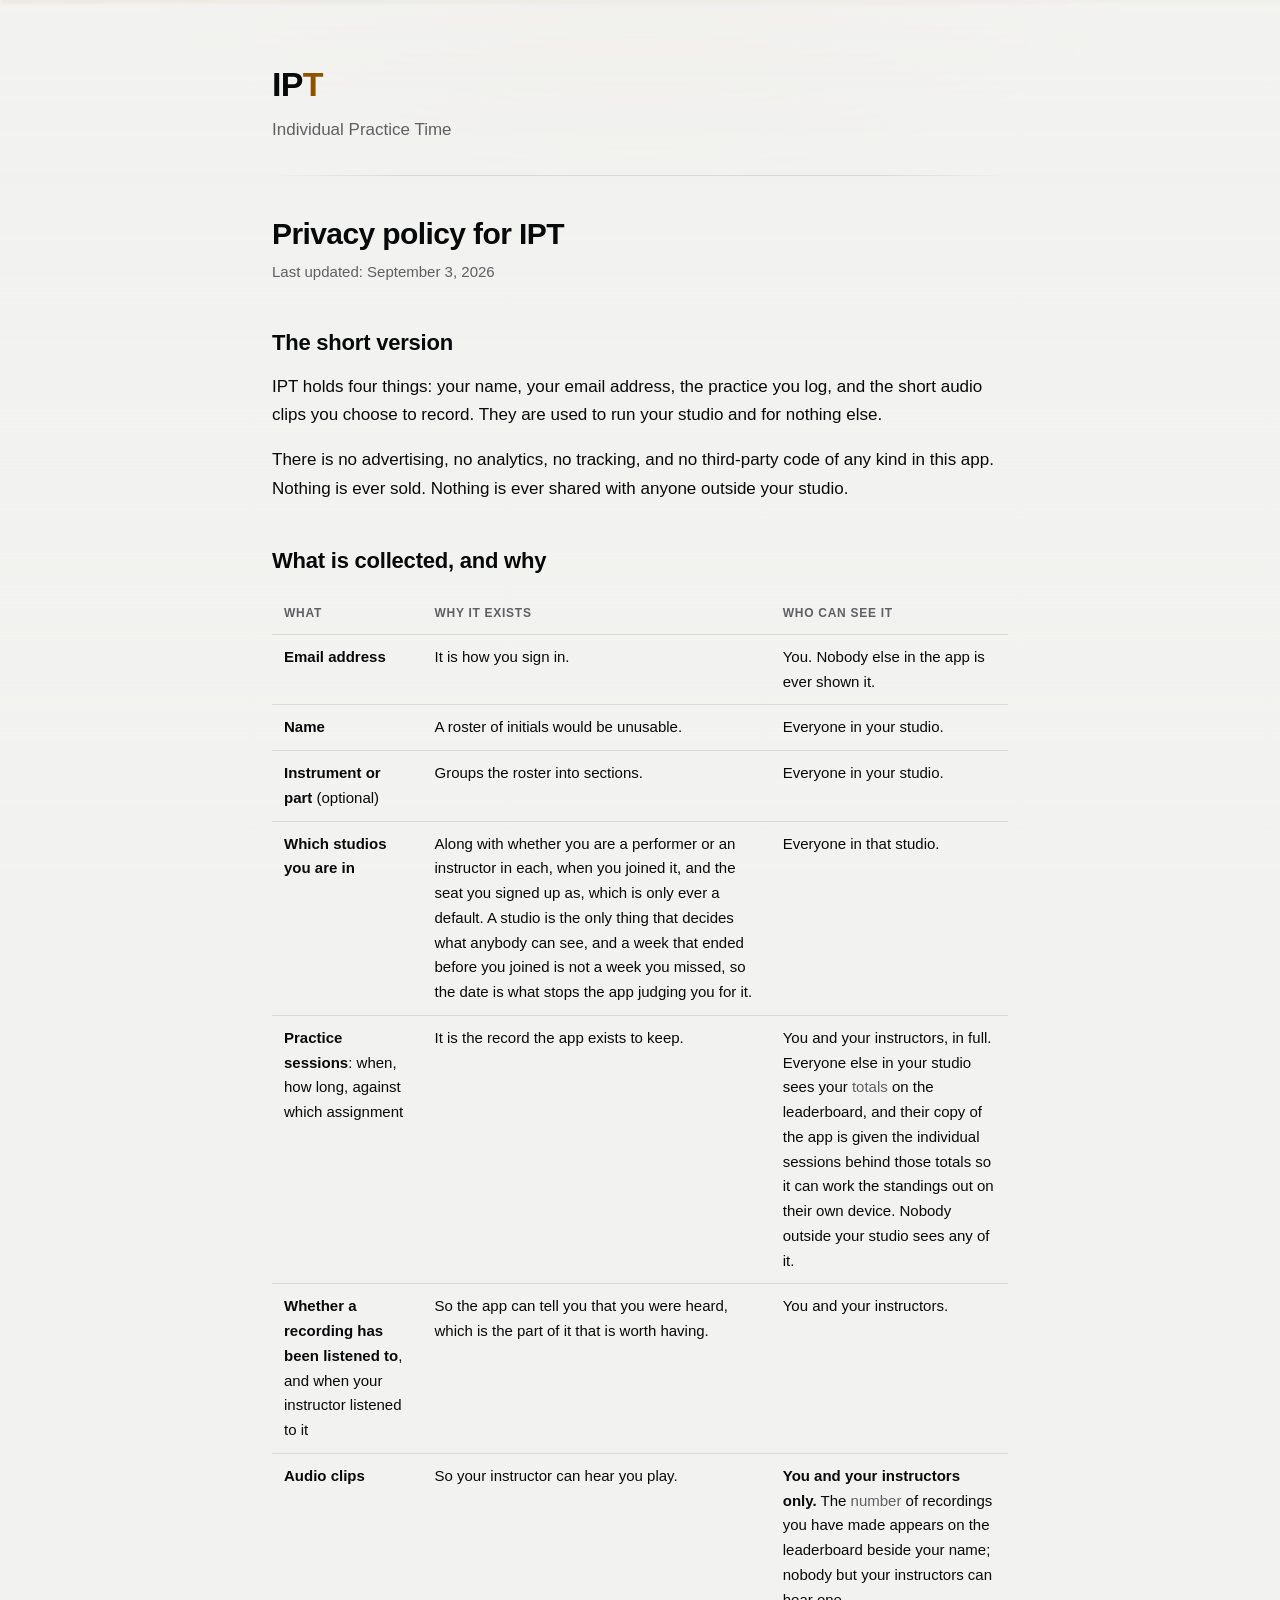
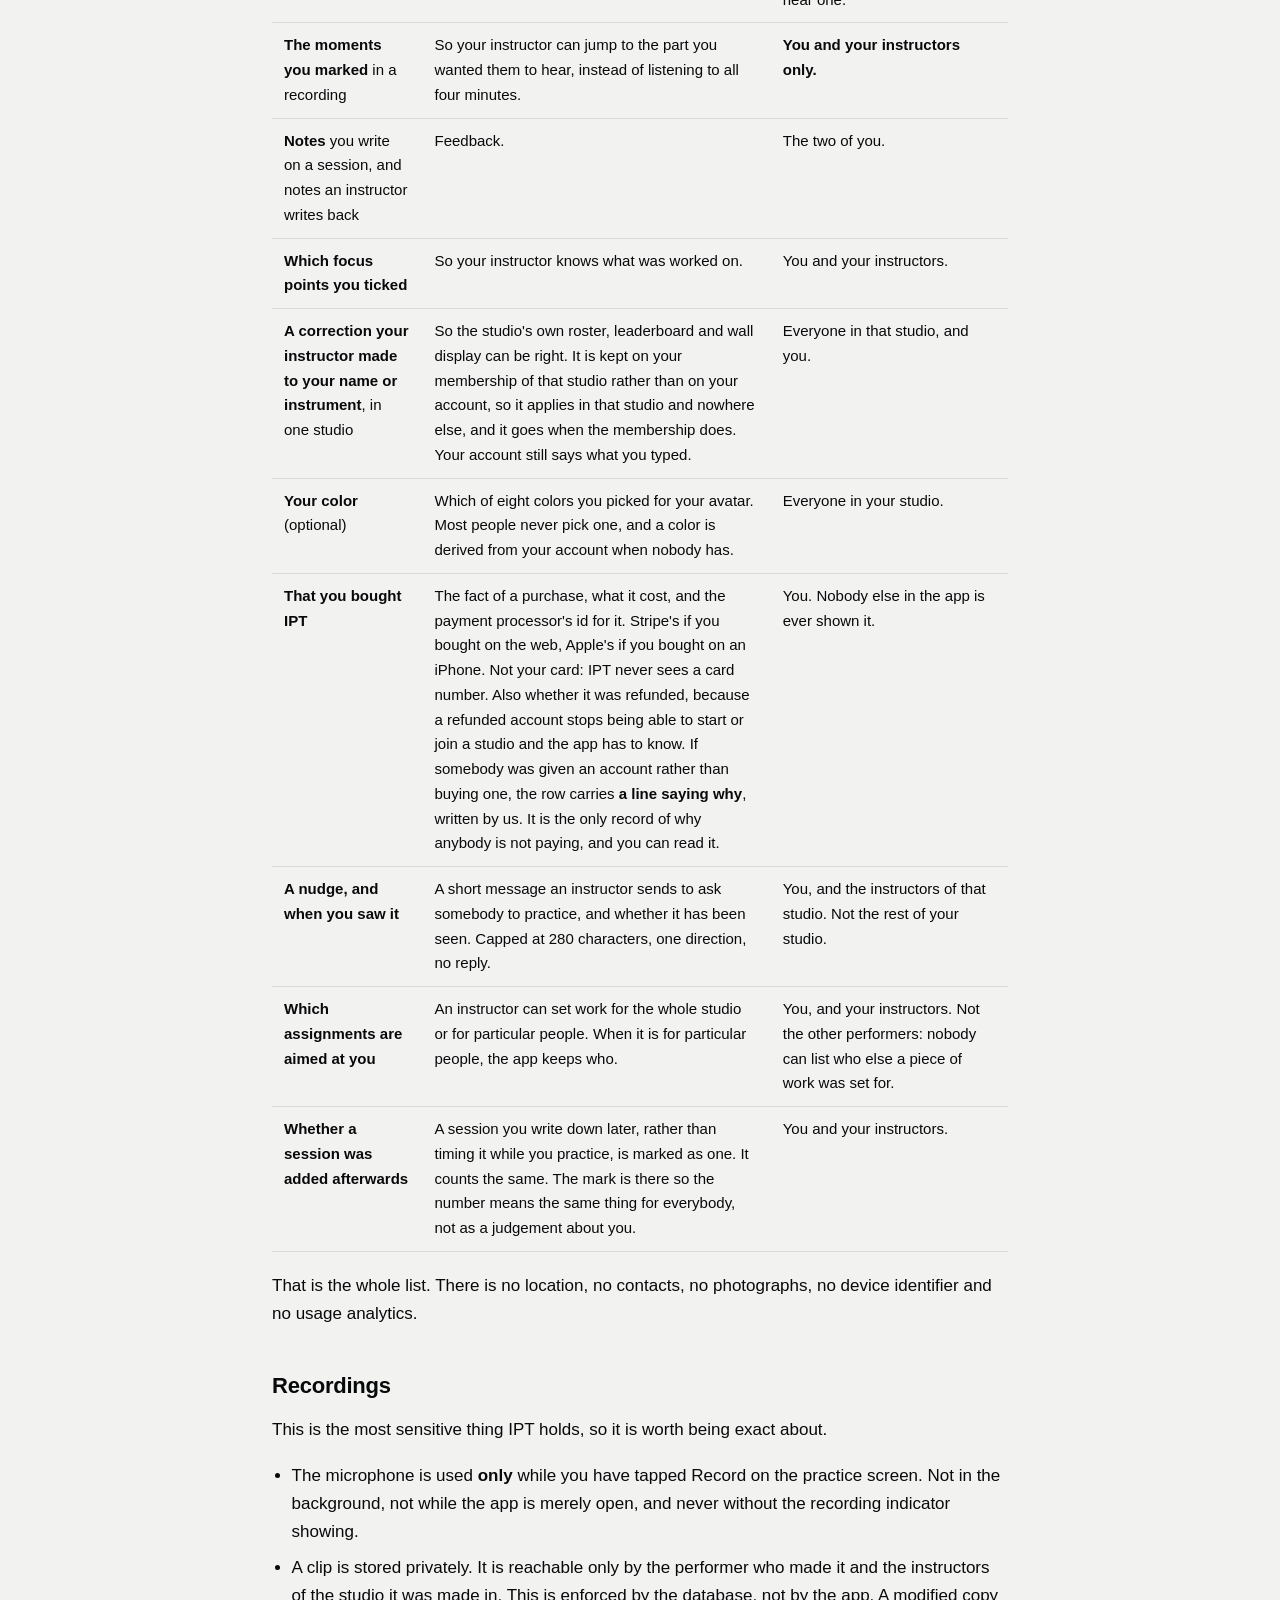
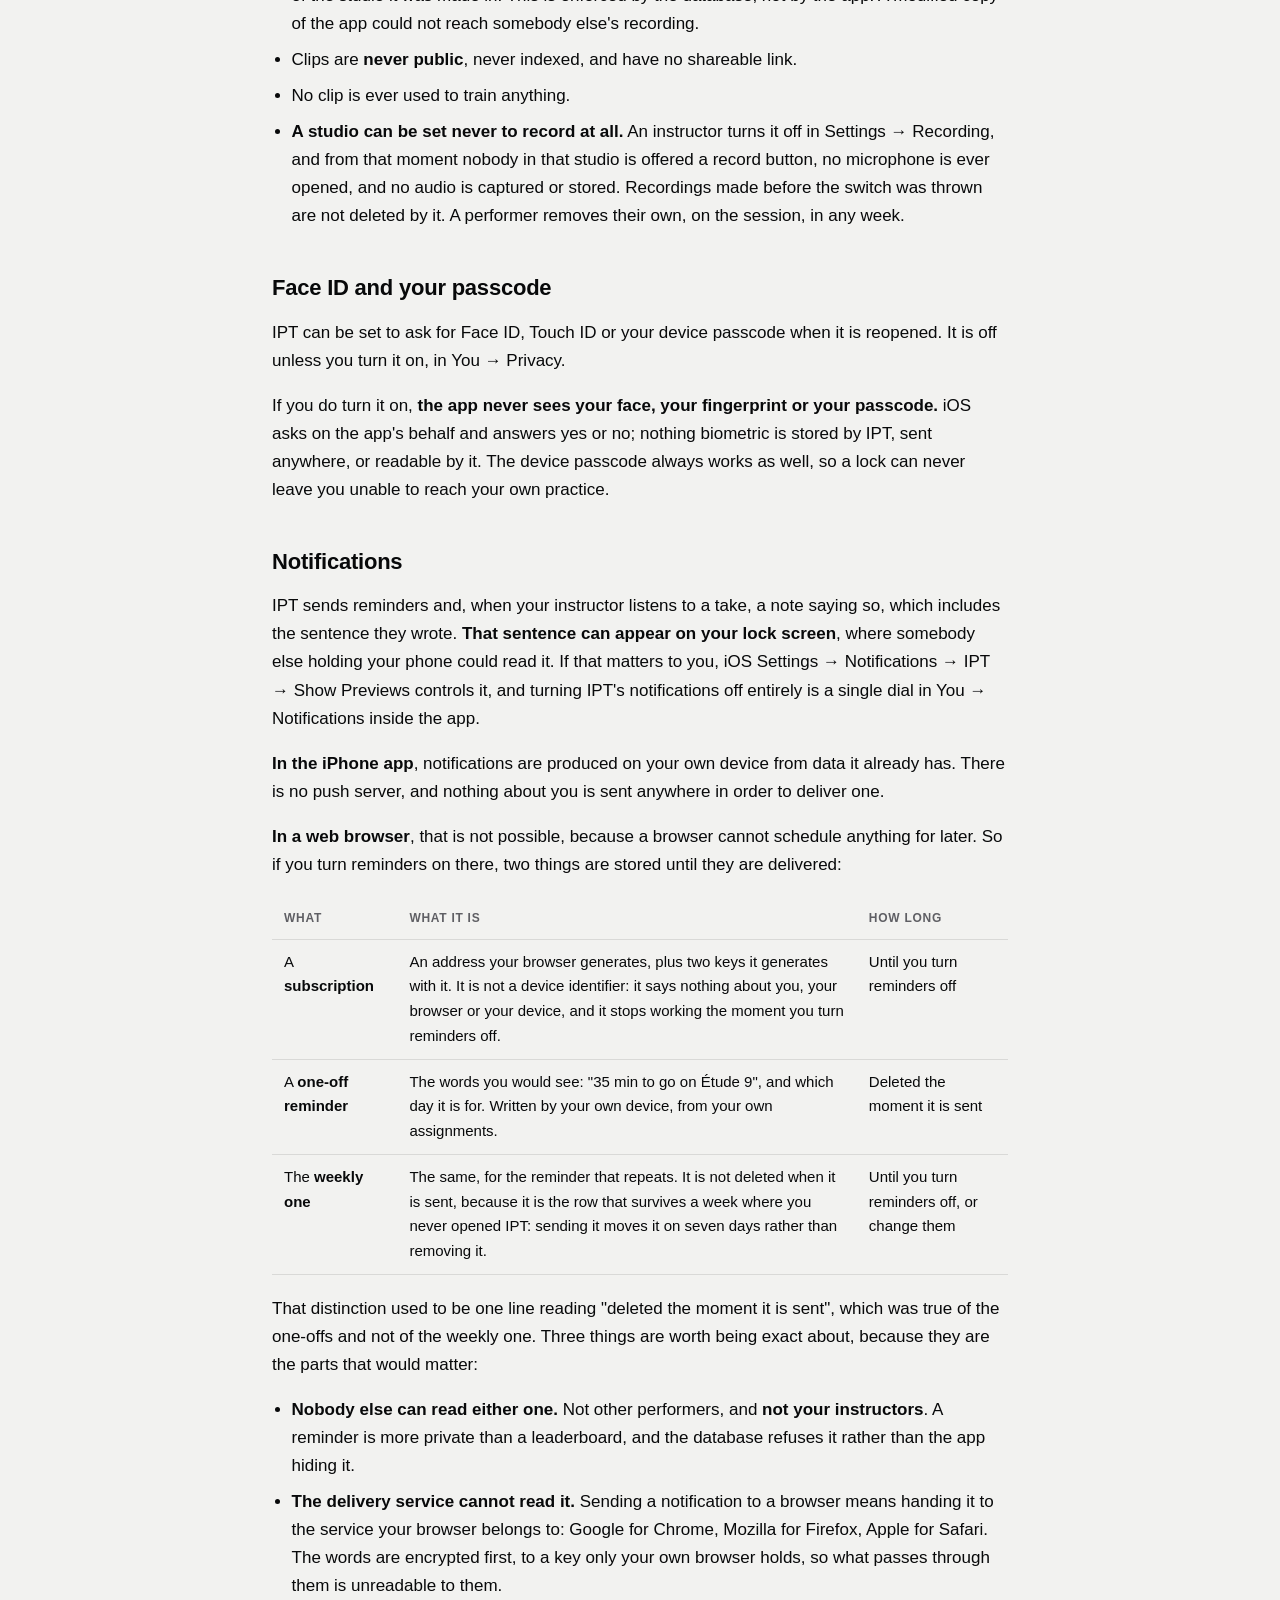
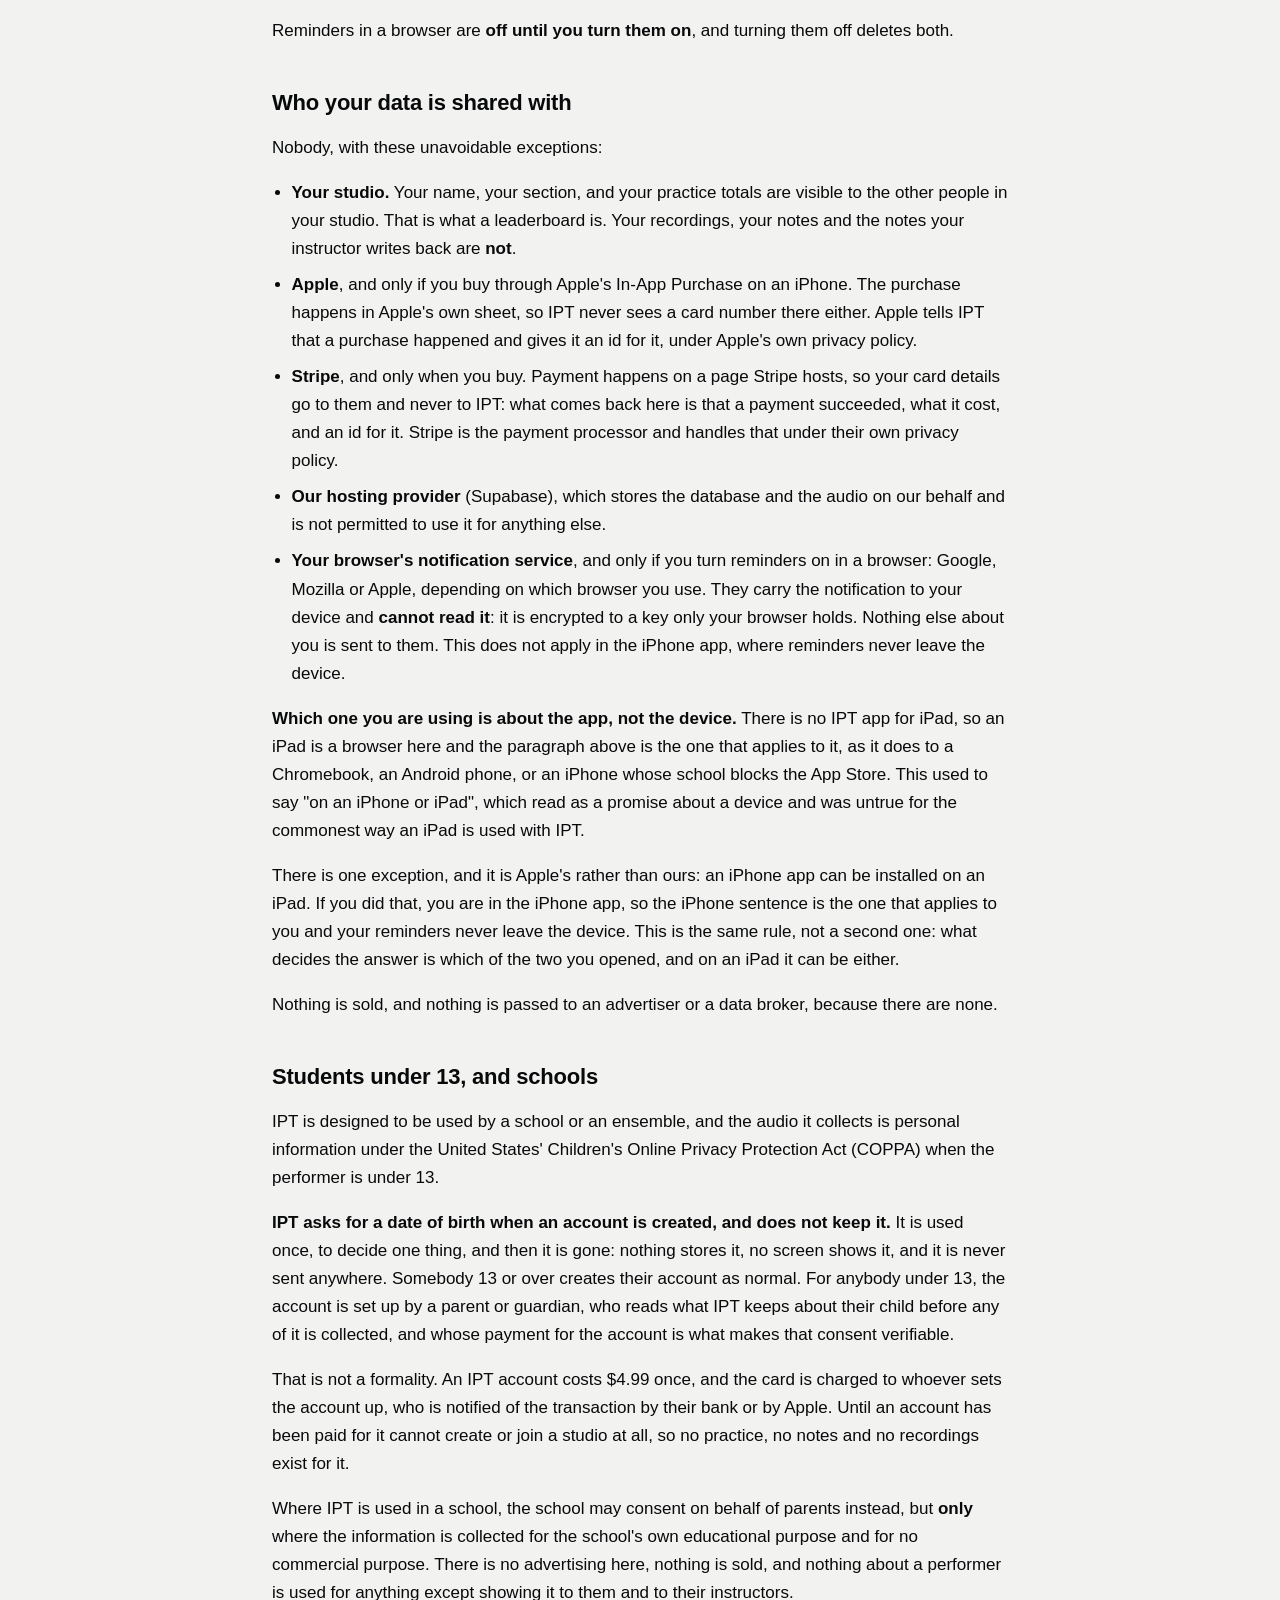
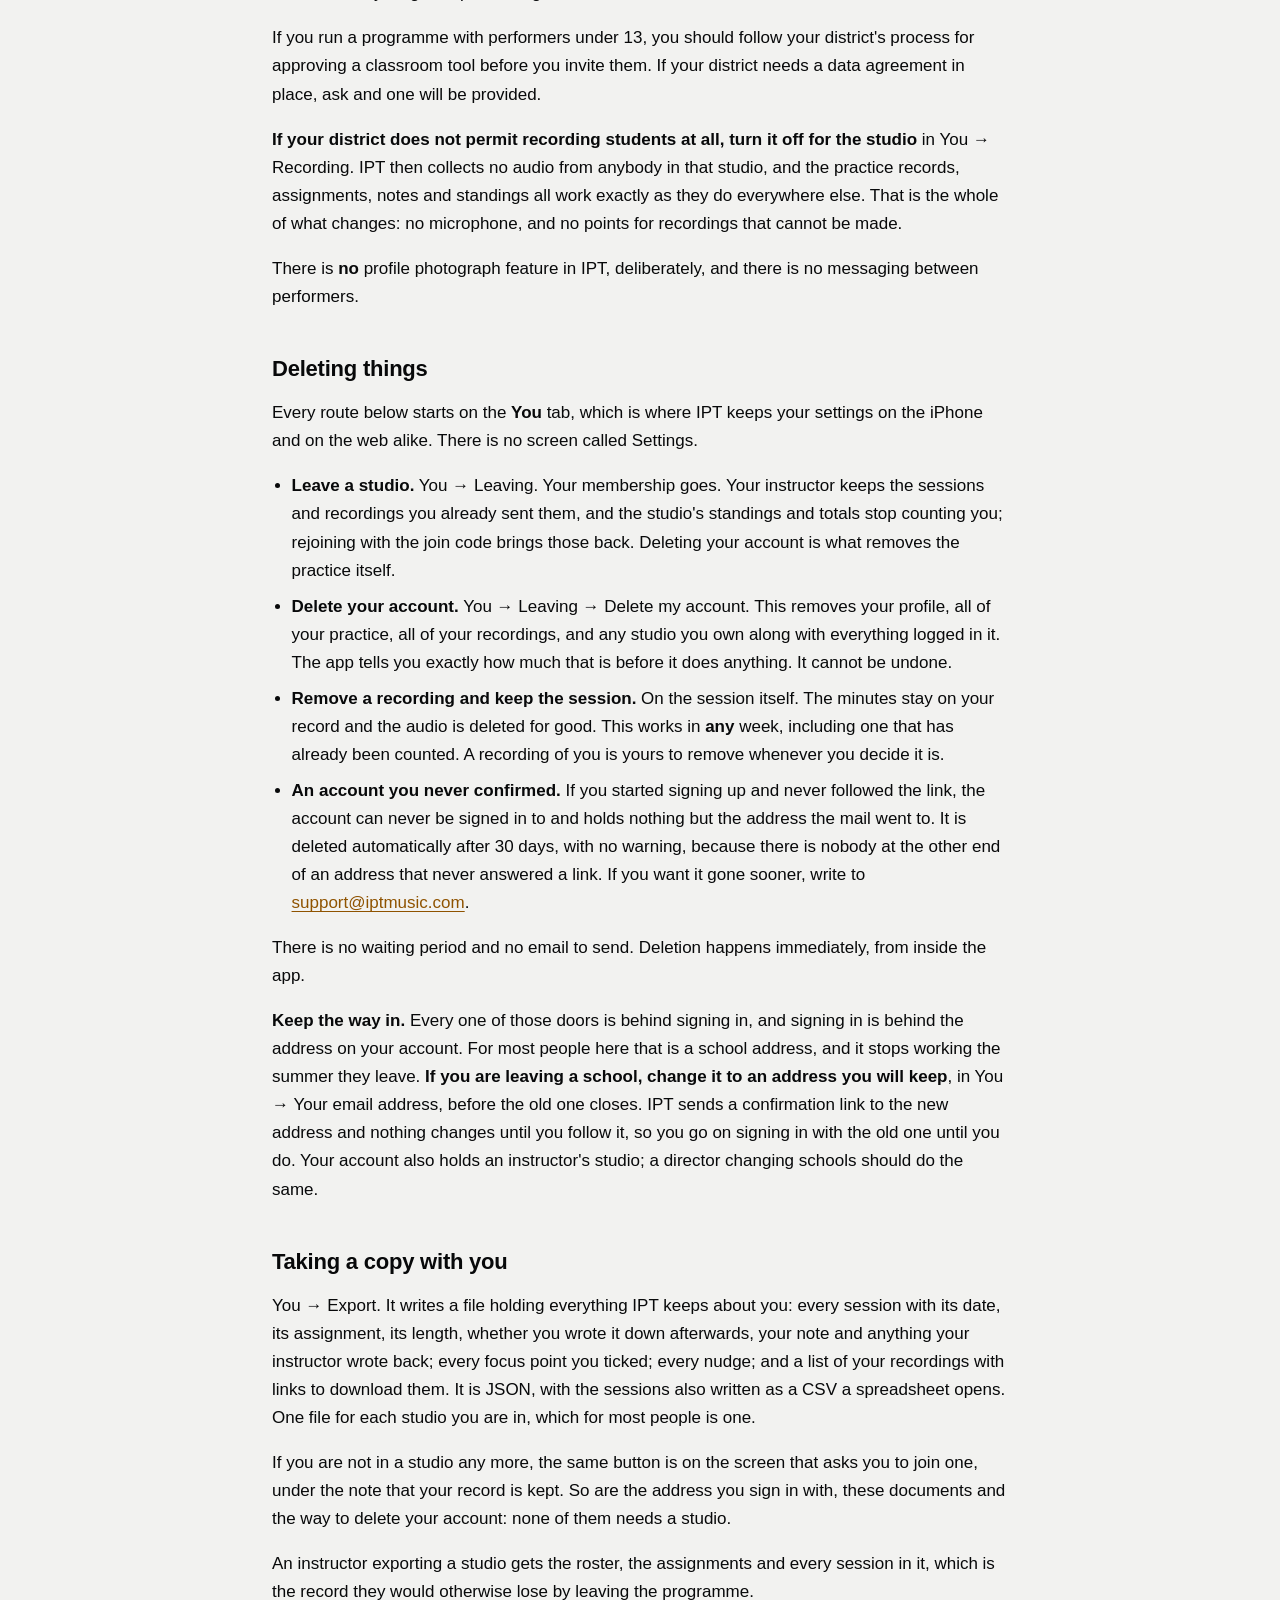
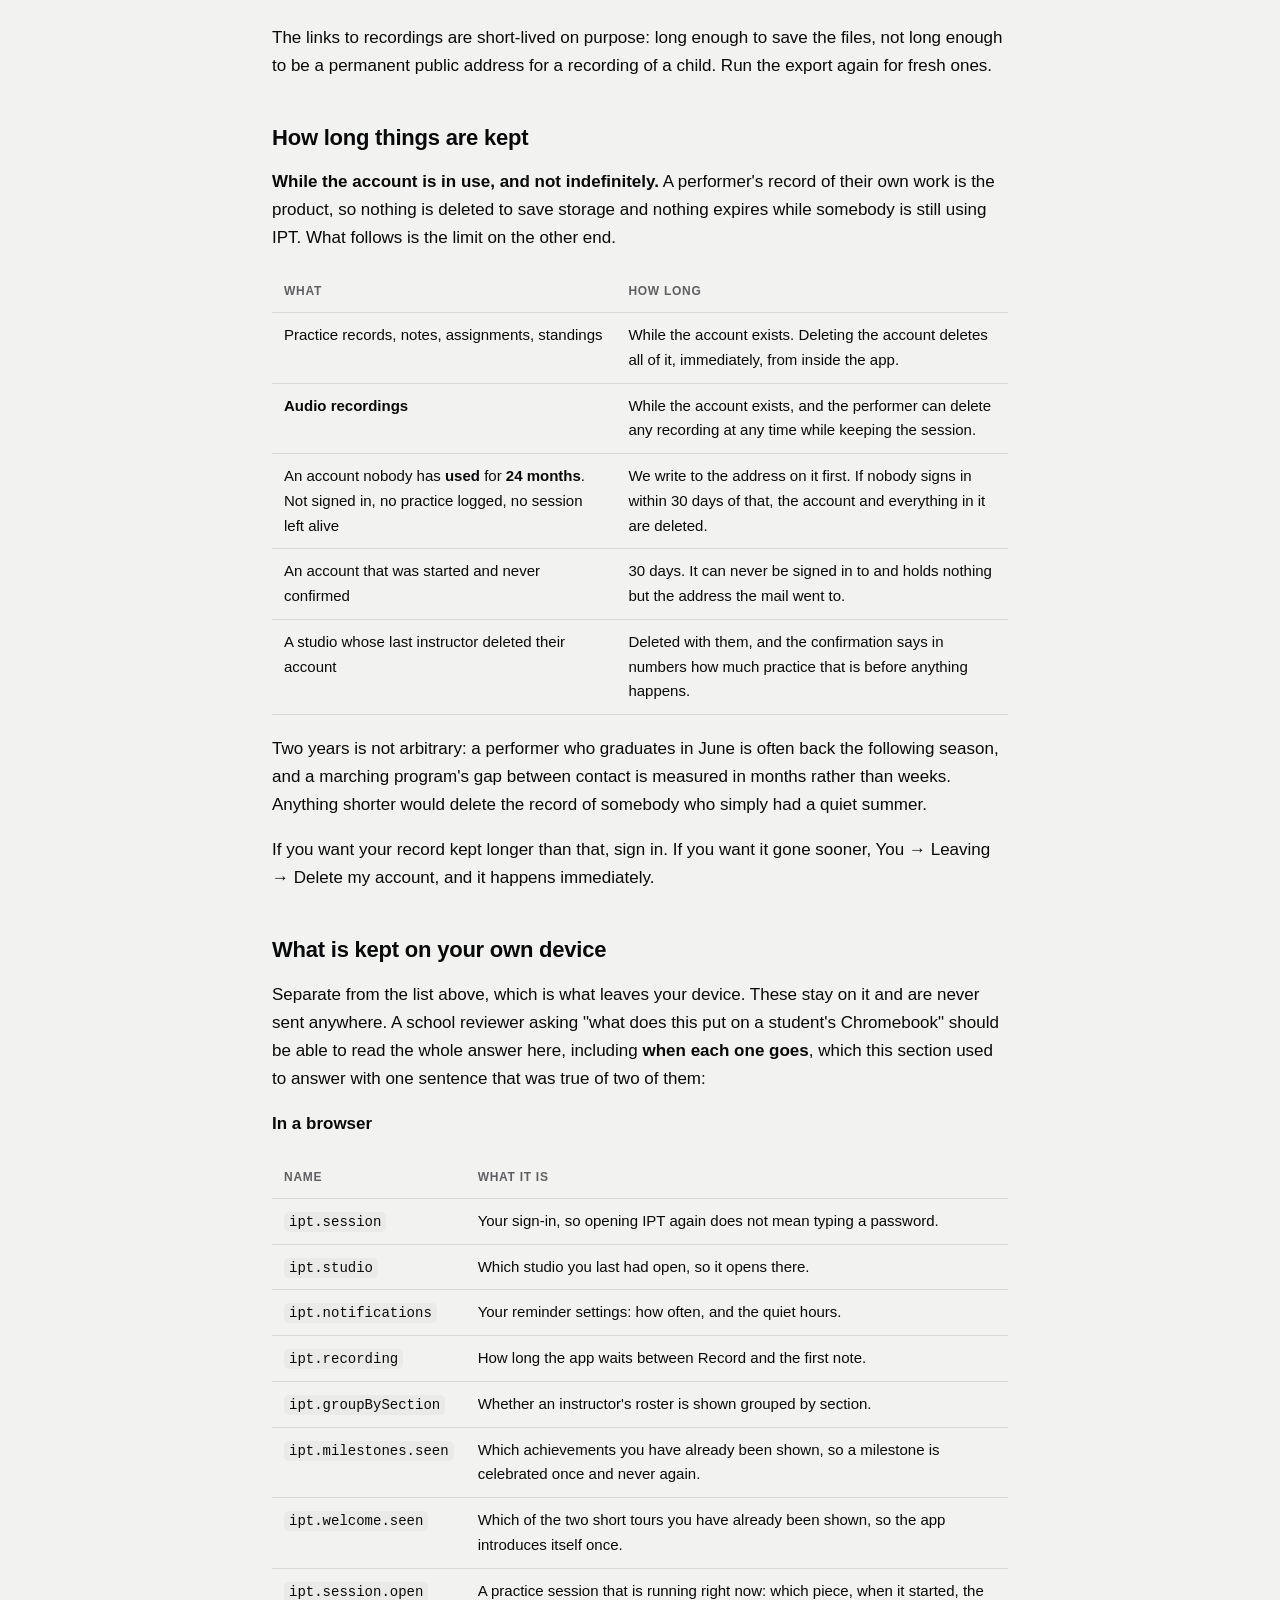
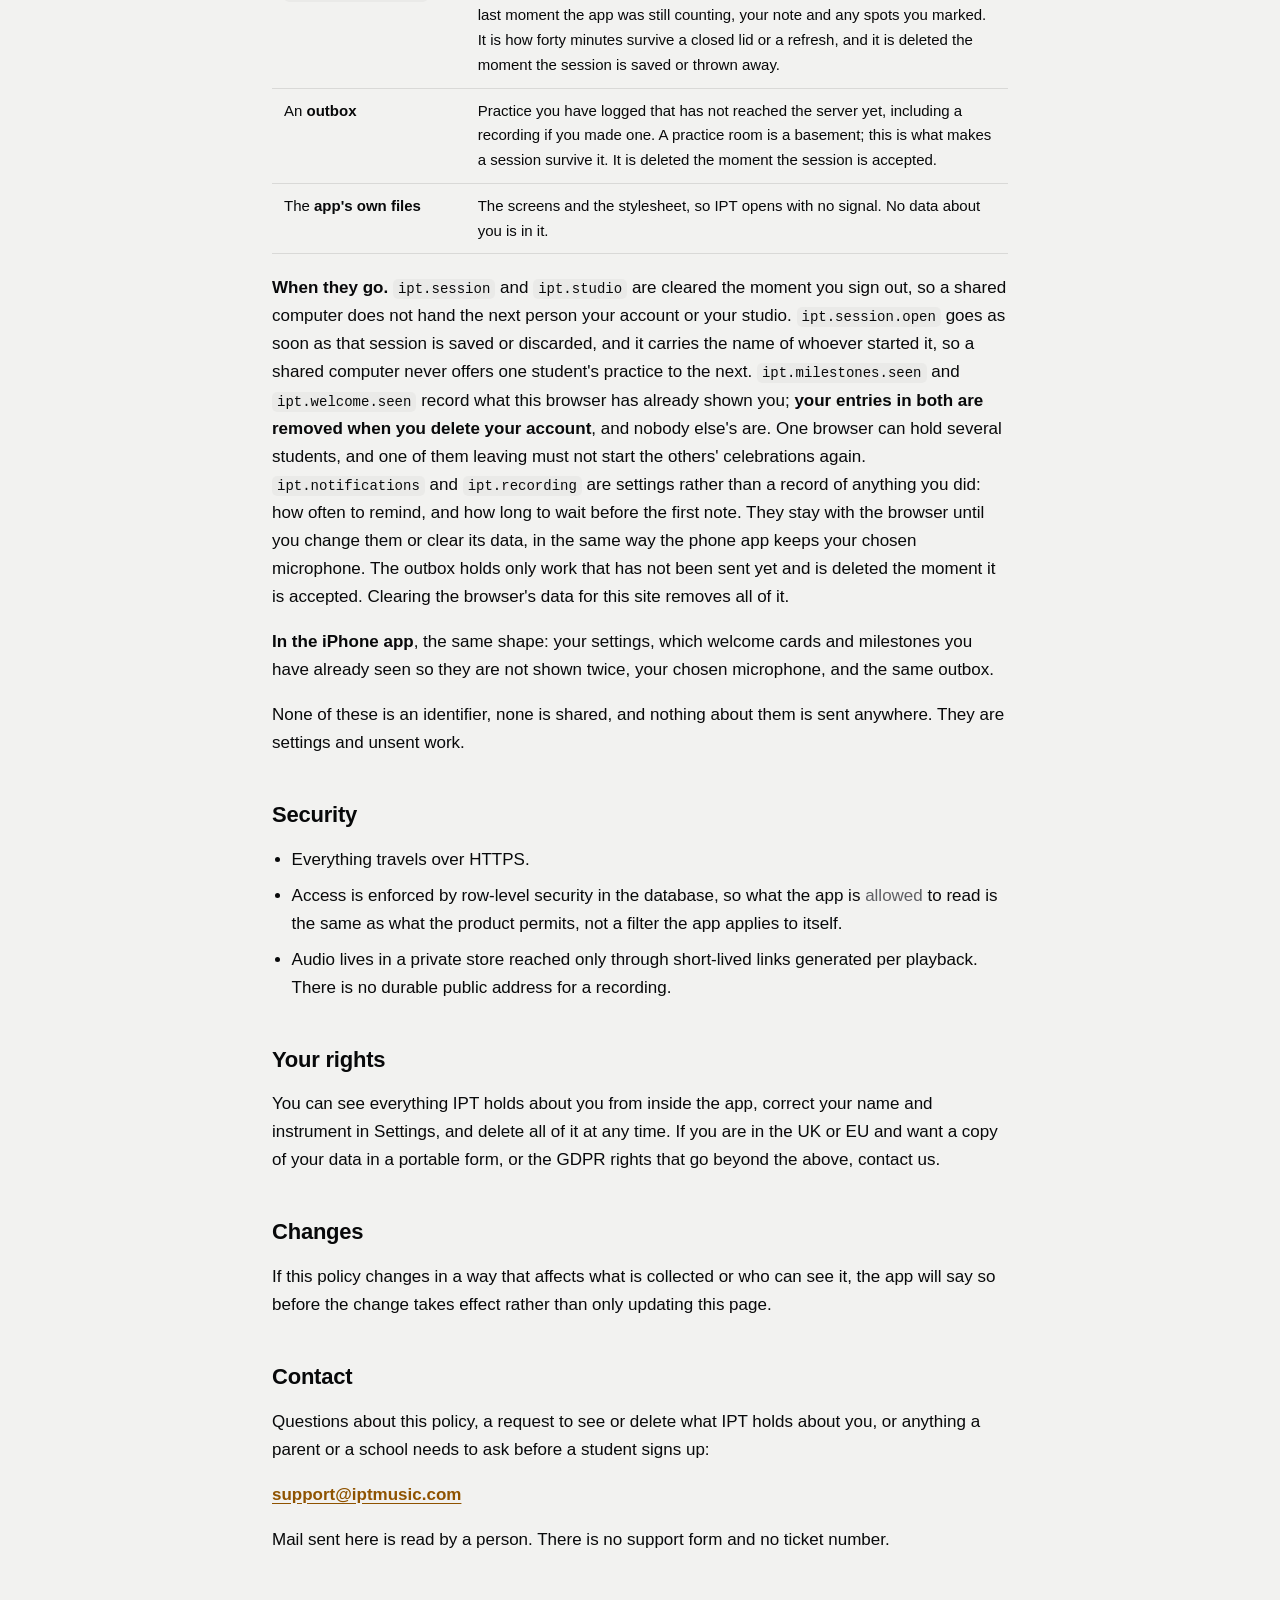
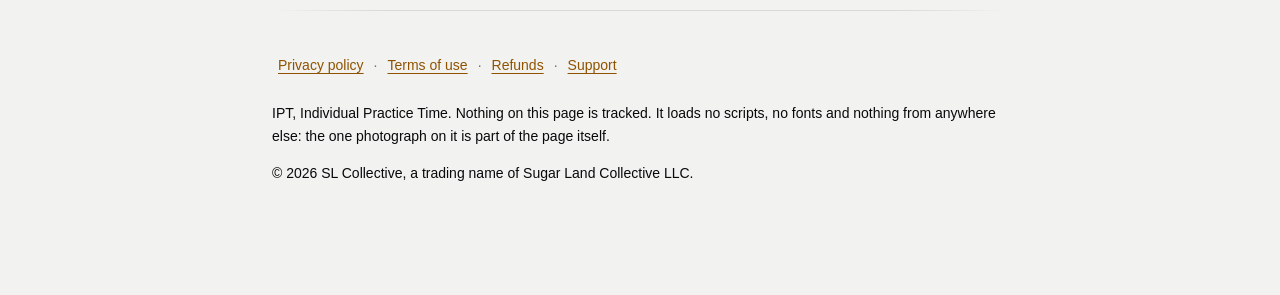
<file: docs/privacy/index.html>
<!doctype html>
<html lang="en">
<head>
<meta charset="utf-8">
<meta name="viewport" content="width=device-width, initial-scale=1">
<title>IPT: Individual Practice Time</title>
<link rel="icon" type="image/png" href="[data-uri]">
<meta name="description" content="Privacy policy for IPT, Individual Practice Time.">
<meta property="og:title" content="IPT: Individual Practice Time">
<meta property="og:description" content="Privacy policy for IPT, Individual Practice Time.">
<meta property="og:type" content="website">
<meta property="og:site_name" content="IPT">
<meta name="twitter:card" content="summary">
<style>
  :root {
    color-scheme: light dark;
    --canvas: #F2F2F0;
    --ink: #08090A;
    --muted: #5F5F64;
    --accent: #8F5300;
    --accent-fill: #F59300;
    --surface: #FFFFFF;
    --on-accent-fill: #000000;
    --rule: rgba(0,0,0,.10);
    --card: rgba(0,0,0,.03);
  }
  @media (prefers-color-scheme: dark) {
    :root {
      --canvas: #08090A;
      --ink: #F5F5F7;
      --muted: #9C9CA6;
      --accent: #FF9F0A;
      --accent-fill: #FF9F0A;
      --surface: #141417;
      --on-accent-fill: #000000;
      --rule: rgba(255,255,255,.12);
      --card: rgba(255,255,255,.04);
    }
  }
  * { box-sizing: border-box; }

  /* The practice room. Two fixed layers behind everything: the photograph, then a scrim that
     thickens downwards until it reaches flat canvas, so the text at the bottom of a long policy
     never sits on an image at all.

     NOTE: this page is light-first and the app is dark-first, which inverts where the override
     goes: `app.css` states the dark treatment and overrides for light, and here `:root` is light
     with dark in the media query. The numbers are the same numbers, read from that file at build
     time; only which one is the default differs. Getting this backwards is not hypothetical. The
     app shipped the light opacity in dark mode once, and it looked fine, which is the problem. */
  body::before, body::after {
    content: ""; position: fixed; inset: 0; z-index: -1; pointer-events: none;
  }
  body::before {
    background-image: url("[data-uri]");
    background-position: center; background-size: cover; background-repeat: no-repeat;
    opacity: 0.14;
    filter: blur(2px);
  }
  body::after { background: linear-gradient(
    to bottom,
    color-mix(in srgb, var(--canvas) 88%, transparent) 0%,
    color-mix(in srgb, var(--canvas) 72%, transparent) 11%,
    color-mix(in srgb, var(--canvas) 45%, transparent) 26%,
    color-mix(in srgb, var(--canvas) 65%, transparent) 45%,
    color-mix(in srgb, var(--canvas) 97%, transparent) 82%,
    var(--canvas) 100%
  ); }
  @media (prefers-color-scheme: dark) {
    body::before { opacity: 0.48; }
    body::after { background: linear-gradient(
    to bottom,
    color-mix(in srgb, var(--canvas) 92%, transparent) 0%,
    color-mix(in srgb, var(--canvas) 74%, transparent) 11%,
    color-mix(in srgb, var(--canvas) 30%, transparent) 26%,
    color-mix(in srgb, var(--canvas) 48%, transparent) 45%,
    color-mix(in srgb, var(--canvas) 97%, transparent) 82%,
    var(--canvas) 100%
  ); }
  }
  @media print {
    /* A privacy policy gets printed and filed by exactly the people this product sells to. */
    body::before, body::after { display: none; }
  }

  body {
    margin: 0; padding: 0 20px 96px;
    background: var(--canvas); color: var(--ink);
    font: 17px/1.65 -apple-system, BlinkMacSystemFont, "Segoe UI", Roboto, Helvetica, Arial, sans-serif;
    -webkit-text-size-adjust: 100%;
  }
  main { max-width: 46rem; margin: 0 auto; }
  header { padding: 56px 0 8px; border-bottom: 1px solid var(--rule); margin-bottom: 32px; }
  .wordmark { font-size: 34px; font-weight: 800; letter-spacing: -.02em; }
  .wordmark span { color: var(--accent); }
  .tagline { color: var(--muted); margin: 4px 0 24px; }
  h1 { font-size: 30px; line-height: 1.2; letter-spacing: -.02em; margin: 40px 0 8px; }
  h2 { font-size: 22px; line-height: 1.25; letter-spacing: -.01em; margin: 44px 0 10px; }
  h3 { font-size: 18px; margin: 32px 0 8px; }
  p, li { color: var(--ink); }
  em { color: var(--muted); font-style: normal; }
  /* A long address is one unbreakable word. support@iptmusic.com is 177px of token that cannot
     wrap, and on a 320px phone it pushed the whole page 75px wider than the screen — the footer,
     the policy and every paragraph on it scrolling sideways. It appears in three places here and
     a fourth arrived with the refund policy. Links break rather than the page does. */
  a { color: var(--accent); text-underline-offset: 3px; overflow-wrap: anywhere; }
  hr { border: 0; border-top: 1px solid var(--rule); margin: 36px 0; }
  ul { padding-left: 1.15em; }
  li { margin: 8px 0; }
  code {
    font: 14px/1.4 ui-monospace, SFMono-Regular, Menlo, monospace;
    background: var(--card); padding: 2px 5px; border-radius: 5px;
  }
  /* `max-width: 100%` as well as the scroll: a wrapper that may grow to its content's width
     scrolls *and* widens the page, which is the half that makes the whole document slide. */
  .table-wrap { overflow-x: auto; max-width: 100%; margin: 20px 0; }
  table { border-collapse: collapse; width: 100%; font-size: 15px; }
  th, td { text-align: left; padding: 10px 12px; border-bottom: 1px solid var(--rule); vertical-align: top; }
  th { font-size: 12px; letter-spacing: .06em; text-transform: uppercase; color: var(--muted); font-weight: 600; }
  /* Three abreast on anything wide enough. Stacked full-width, three 151px cards ran 476px down
     a 1100px page with 400px of empty column either side — which is the "dead space" a landing
     page is judged on. They are one idea each and read as a set, so they should sit as one. */
  .landing {
    margin: 40px 0 30px; display: grid; gap: 14px; align-items: stretch;
    /* 210px, not 260: the page's own max-width leaves about 736px here, and 260 fitted only two
       — which orphans the third on a row of its own and looks more broken than a plain stack.
       Three across, or one; never two and a straggler. */
    grid-template-columns: repeat(auto-fit, minmax(min(100%, 210px), 1fr));
  }
  /* What the product actually does, in a list somebody can scan.

     Three columns on a wide screen and one on a phone, from the same `auto-fit` the cards use, so
     there is never a two-and-a-straggler row. The lists are plain `ul`s on purpose: a feature list
     is a list, and making it a grid of little cards would be decorating a thing whose whole job is
     to be read quickly. */
  .features { margin: 8px 0 34px; }
  .features h2 { margin: 0 0 14px; }
  /* Four groups of five or six, not three of thirteen, eight and eight.

     The first version split by audience — instructor, performer, practical — and the instructor
     had thirteen items against the others' eight, so the section ended in a column of text beside
     two columns of nothing. Splitting the instructor's half by *what you are doing* balances it
     and reads better: somebody scanning for "can it do X" looks for the verb, not for themselves.

     190px so four fit at 1080 and two at a tablet width. Never three and a straggler. */
  .feature-cols {
    display: grid; gap: 26px 30px; align-items: start;
    grid-template-columns: repeat(auto-fit, minmax(min(100%, 190px), 1fr));
  }
  .feature-cols h3 {
    font-size: 13px; font-weight: 700; letter-spacing: 0.06em; text-transform: uppercase;
    margin: 0 0 10px; color: var(--accent);
  }
  .feature-cols ul { margin: 0; padding-left: 1.05em; display: grid; gap: 7px; }
  .feature-cols li { color: var(--muted); line-height: 1.45; font-size: 15px; }
  .feature-cols li::marker { color: color-mix(in srgb, var(--accent) 55%, transparent); }

  /* The facts that belong to nobody's role, in a band under the four columns rather than as a
     fifth of them: they are about the product, and a column headed "everywhere" beside three
     headed with verbs reads as a category error. */
  .feature-strip {
    margin: 30px 0 0; padding: 20px 22px; list-style: none;
    background: var(--surface); border: 1px solid var(--hairline); border-radius: 18px;
    display: grid; gap: 10px 30px;
    grid-template-columns: repeat(auto-fit, minmax(min(100%, 260px), 1fr));
  }
  .feature-strip li {
    color: var(--muted); line-height: 1.45; font-size: 15px;
    padding-left: 18px; position: relative;
  }
  /* A rule rather than a bullet: the strip is a set of facts, and a second column of dots under
     four columns of dots is noise. */
  .feature-strip li::before {
    content: ""; position: absolute; left: 0; top: 0.62em;
    width: 9px; height: 1px; background: var(--accent); opacity: 0.7;
  }

  .thesis { font-size: 24px; font-weight: 700; line-height: 1.25; margin: 0 0 6px; }
  .thesis-detail { color: var(--muted); margin: 0 0 22px; }
  .card {
    /* `--surface`, not `--canvas`. These were the *same colour as the page* — `rgb(8,9,10)` on
       `rgb(8,9,10)` — held apart by a 12%-white hairline, so three cards read as three outlined
       boxes on a flat black field rather than as anything lifted off it. The app itself has always
       used a surface for a card; the site declared the token and never used it.

       The old comment argued for `--canvas` on contrast grounds, and that reasoning survives
       intact: this is still opaque, never translucent over the photograph, and the floor is
       measured rather than assumed — ink on surface is 16.89:1 dark and 19.93:1 light, muted is
       6.76:1 and 6.35:1. `check_site_current.py` measures the published bytes. */
    background: var(--surface); border: 1px solid var(--rule); border-radius: 16px;
    padding: 20px; margin: 0;
  }
  .card h3 { margin: 0 0 6px; font-size: 16px; }
  .card p { margin: 0; color: var(--muted); }
  .offer { font-weight: 700; margin: 22px 0 16px; }
  .offer-detail { color: var(--muted); margin: 0 0 16px; }
  /* --- the hero ------------------------------------------------------------------------
     The page was a wordmark, three paragraphs and a link. A director has thirty seconds and a
     visual product was giving them prose. This is a headline with one idea, two doors, and two
     real screens — the scale jump from 17px body to a clamped display size is what makes a page
     read as designed rather than as a document. */
  /* 56px of nothing sat above the wordmark and pushed everything after it down a screen that had
     no room to spare. A masthead needs to be off the edge, not a third of a fold below it. */
  .hero-head { text-align: center; padding: 22px 0 0; }
  .hero { text-align: center; padding: 8px 0 12px; }
  .hero h1 {
    font-size: clamp(34px, 7vw, 58px); line-height: 1.06; letter-spacing: -0.03em;
    font-weight: 800; margin: 18px 0 0; text-wrap: balance;
  }
  .hero-em { color: var(--accent); }
  .hero-sub {
    font-size: clamp(17px, 2.4vw, 21px); line-height: 1.5; color: var(--muted);
    max-width: 34rem; margin: 18px auto 0; text-wrap: pretty;
  }
  .cta-row {
    display: flex; gap: 12px; justify-content: center; flex-wrap: wrap; margin: 30px 0 0;
  }
  /* A second door that does not shout over the first: same size and target, no fill. */
  .cta-ghost {
    display: inline-block; padding: 14px 26px; border-radius: 999px; font-weight: 650;
    font-size: 17px; min-height: 44px; line-height: 1.2; text-decoration: none;
    /* A visible edge. With only `--hairline` it read as plain text beside a filled button, so
       the second door did not look like a door at all. */
    color: var(--ink); background: var(--surface);
    border: 1.5px solid color-mix(in srgb, var(--ink) 26%, transparent);
  }
  .cta-note { color: var(--muted); font-size: 15px; margin: 14px 0 0; }

  /* Two phones, the back one offset and dimmed so the eye lands on the dashboard first. They
     overlap deliberately: a single centred screenshot reads as a manual, two read as a product. */
  /* Side by side with a small overlap, not stacked: the first attempt rotated them into each
     other and the back phone was three-quarters hidden, which advertises one screen and wastes
     the other. The dashboard sits forward because it is what a director is buying. */
  .shots {
    display: flex; justify-content: center; align-items: flex-end;
    gap: 0; margin: 46px auto 0; padding-bottom: 8px;
  }
  .shot {
    width: min(232px, 38vw); height: auto; border-radius: 20px;
    border: 1px solid rgba(255,255,255,.10);
    box-shadow: 0 26px 64px rgba(0,0,0,.42), 0 4px 12px rgba(0,0,0,.24);
  }
  .shot-back {
    transform: rotate(-4deg) translateY(14px); margin-right: -22px;
    opacity: .9; z-index: 0;
  }
  .shot:not(.shot-back) { transform: rotate(3deg); z-index: 1; }
  @media (max-width: 520px) {
    .shot { width: 44vw; }
    .shot-back { margin-right: -14px; }
  }

  /* --- the hero on a wide screen -------------------------------------------------------
     Measured on a 1280x900 desktop: the shots were 736px wide in a 1280px page, so 544px of
     the viewport was empty, and the hero ran 273px past the fold — a visitor saw the top
     quarter of two phones and nothing else. Stacking copy over screenshots is the right
     composition on a phone and the wrong one on a monitor, where the room is sideways.

     Two columns puts the empty width to work and brings both screens fully above the fold. No
     markup changes: the copy is placed in column one by selector and `.shots` spans the rows
     beside it, so the reading order a screen reader follows is exactly the order in the source. */
  @media (min-width: 1120px) {
    /* `main` caps everything at 46rem, and that cap is the dead space. Two columns inside
       736px gave the headline 356px, so "Assign the practice." broke over four lines while the
       screenshots were squeezed to the width they had on a phone. Prose wants a narrow measure;
       a hero does not. So the hero alone breaks the cap, by exactly the amount two phones and a
       readable column need, and every section below it keeps the 46rem it is written for. */
    /* The cards come with it, and that is a correction rather than an extension. The hero was the
       only thing on the page allowed past 46rem, so the widest element sat above a column two
       thirds its width and the page read as though the layout had given up below the fold. The
       reasoning above is about prose versus not-prose, and three feature cards are not prose
       either: at 736px they were 236px each, which broke "Assign the work, not the minutes" over
       two lines and left the third card visibly shorter than its neighbours. At 1080 they are
       ~350 and the headings sit on one line.

       The sections *below* them keep 46rem on purpose. Those are sentences somebody reads, and a
       long measure is what makes a paragraph hard to track back. Wide, wide, narrow is a rhythm;
       wide, narrow, narrow was an accident. */
    .hero-head, .hero, .landing, .features, .closing {
      width: min(1080px, calc(100vw - 96px));
      margin-left: calc((min(1080px, 100vw - 96px) - 100%) / -2);
      margin-right: calc((min(1080px, 100vw - 96px) - 100%) / -2);
    }
    .landing { gap: 18px; }
    .card h3 { font-size: 17px; }
    /* Smaller than the single-column clamp, because the headline no longer has the page — it has
       a column beside two phones. At 58px "Assign the practice." needs about 550px and the column
       is 528, so it broke over three lines at exactly the width where this layout turns on. */
    .hero h1 { font-size: clamp(34px, 4vw, 52px); }
    .hero {
      display: grid;
      grid-template-columns: minmax(0, 1.05fr) minmax(0, 1fr);
      column-gap: 48px; align-items: center; text-align: left;
      padding: 24px 0 32px;
    }
    .hero h1 { margin-top: 0; }
    .hero-sub { margin-left: 0; margin-right: 0; max-width: 30rem; }
    .cta-row { justify-content: flex-start; }
    .hero > .shots { margin: 0; }
    /* Bigger, because they finally have a column of their own — and they are the product. */
    .shot { width: min(248px, 20vw); }
  }

  /* The performer's block, set apart so it does not read as more buyer copy. */
  /* The bottom half of the page was 736px while everything above it was 1080, so the eye read the
     change of width as a change of document. `.closing` takes the wide measure and lays the two
     buyer-facing panels side by side inside it — which uses the width without ever putting a line
     of prose across 1080px, because a 1080px measure is not readable, which is why the sections
     were narrow in the first place. */
  /* `margin-top`, never the `margin` shorthand. The wide-screen rule breaks this block out of the
     page's reading measure with negative left and right margins, and a later shorthand at equal
     specificity resets them to zero — leaving the block 1080px wide and still anchored to the
     736px column, which pushes half of it off the right of the page. */
  .closing { display: grid; gap: 16px; margin-top: 34px; }
  @media (min-width: 900px) {
    .closing { grid-template-columns: 1fr 1fr; align-items: start; }
    .closing > .band { grid-column: 1 / -1; }
  }

  .band {
    margin: 0; padding: 26px 24px; border-radius: 20px;
    background: var(--surface); border: 1px solid var(--hairline);
  }
  .band h2 { margin: 0 0 8px; font-size: 21px; }
  .band p { margin: 0 0 10px; }
  .platforms { color: var(--muted); font-size: 15px; margin: 0 !important; }
  .offer { font-size: 20px; font-weight: 700; margin: 0 0 8px; }

  .cta-button {
    display: inline-block; background: var(--accent-fill); color: var(--on-accent-fill);
    padding: 14px 28px; border-radius: 999px; font-weight: 700; font-size: 17px;
    text-decoration: none; min-height: 44px; line-height: 1.2;
  }
  .cta-note { color: var(--muted); font-size: 15px; margin: 12px 0 0; }
  .cta { margin: 0; }
  .cta a { color: var(--accent); font-weight: 700; }
  .support {
    /* Opaque, not `--card`. A translucent panel over a photograph is where a measured contrast
       floor quietly stops holding. The scrim governs the page background, not what is composited
       on top of it. `--canvas` is the color the measurement was taken against. */
    background: var(--canvas); border: 1px solid var(--rule); border-radius: 14px;
    padding: 20px 22px; margin: 0;
  }
  .support h2 { margin-top: 0; }
  .updated { color: var(--muted); font-size: 15px; margin: 0 0 8px; }
  footer { color: var(--muted); font-size: 14px; margin-top: 56px; padding-top: 20px; border-top: 1px solid var(--rule); }

  /* The footer row is navigation, not prose, and it was 17px tall.
     WCAG 2.5.5 excuses a link inside a sentence — you cannot make one word in a paragraph 44px
     tall without wrecking the line — which is why "Sign in" and the inline "Refunds" above are
     left alone. This row is not that: four standalone destinations on their own line, and they are
     the ones a parent or a district follows before deciding whether a fourteen-year-old may use
     this. Measured on the deployed page at 375 points: 17px each.
     `web/tests/targets_test.js` holds the app to a 44px floor and nothing has ever held this page
     to anything. Padding rather than a taller line, so the row still reads as one line of text. */
  .site-links { display: flex; flex-wrap: wrap; gap: 0 4px; align-items: center; }
  .site-links a { display: inline-flex; align-items: center; min-height: 44px; padding: 0 6px; }
  .site-links span { opacity: 0.55; }

  /* Four 44px targets plus their separators need more than a phone's width, so the row wraps —
     and a wrapped row left a middot dangling at the end of the first line with "Support" alone
     underneath it. Punctuation that separates nothing reads as a typo on the row a parent follows.
     The dots earn their place only while the row is one line; below that the gap does the work. */
  @media (max-width: 460px) {
    .site-links { gap: 0 10px; }
    .site-links span { display: none; }
  }

  /* ======================================================================================
     Depth, light and motion, with nothing fetched
     ======================================================================================

     The page was correct and read as a document: a flat canvas, hard rules, screenshots sitting
     on the background like clip art, and no light anywhere. The brand colour appeared only as
     ink — never as a source of light — which is the single biggest reason a dark page looks
     unfinished rather than deliberate.

     Everything below is CSS. This page promises, in its own footer, that it loads no scripts, no
     fonts and nothing from anywhere else, and that promise is worth more than any effect it
     forbids. Scroll reveals use `animation-timeline: view()`, which needs no JavaScript at all;
     browsers without it simply see the finished state, which is why the keyframes end where the
     element already is.

     Two rules the rest of this file already lives by are kept: nothing here changes a text
     colour or the surface a measured contrast pair was taken against, and every motion is off
     for anybody who asked for less of it. */

  /* The bloom. Two very soft radial washes of the accent, sitting behind everything, no edges.
     Fixed rather than scrolled so it behaves like light in the room rather than an object on the
     page. `pointer-events: none` because it covers the whole viewport. */
  body { position: relative; }
  .glow {
    position: fixed; inset: 0; z-index: -1; pointer-events: none;
    background:
      radial-gradient(58vw 42vh at 50% -6%, color-mix(in srgb, var(--accent) 13%, transparent), transparent 68%),
      radial-gradient(40vw 34vh at 88% 12%, color-mix(in srgb, var(--accent) 7%, transparent), transparent 70%);
  }
  @media (prefers-color-scheme: light) {
    /* A wash that reads as light on black reads as a stain on white, so it is barely there. */
    .glow {
      background:
        radial-gradient(58vw 40vh at 50% -8%, color-mix(in srgb, var(--accent) 8%, transparent), transparent 70%);
    }
  }
  @media print { .glow { display: none; } }

  /* The masthead rule was a full-width hairline, which is the most document-like thing a page can
     do. Faded at both ends it reads as a horizon instead. */
  header {
    border-bottom: 0;
    background-image: linear-gradient(90deg, transparent, var(--rule) 18%, var(--rule) 82%, transparent);
    background-size: 100% 1px; background-position: 0 100%; background-repeat: no-repeat;
  }

  /* Cards, lit from above. A 1px top edge that catches the light is what separates a panel from a
     rectangle, and it costs one pseudo-element. The border stays for anybody whose browser has no
     `color-mix`. */
  .card { position: relative; overflow: hidden; }
  .card::before {
    content: ""; position: absolute; inset: 0 0 auto; height: 1px;
    background: linear-gradient(90deg, transparent,
      color-mix(in srgb, var(--ink) 22%, transparent) 30%,
      color-mix(in srgb, var(--ink) 22%, transparent) 70%, transparent);
  }

  /* The phones sat on the background with a shadow and nothing else. A glow *under* them is what
     makes a screen look like it is emitting rather than printed, and a little perspective is what
     stops two flat rectangles reading as a slide. */
  .shots { position: relative; perspective: 1400px; }
  .shots::before {
    content: ""; position: absolute; left: 50%; bottom: 2%; transform: translateX(-50%);
    width: min(560px, 82%); height: 46%; border-radius: 50%; z-index: -1;
    background: radial-gradient(ellipse at center,
      color-mix(in srgb, var(--accent) 22%, transparent), transparent 72%);
    filter: blur(38px);
  }
  .shot {
    box-shadow:
      0 32px 78px rgba(0,0,0,.52),
      0 6px 16px rgba(0,0,0,.3),
      0 0 0 1px color-mix(in srgb, var(--ink) 8%, transparent);
  }
  .shot-back { transform: perspective(1400px) rotateY(9deg) rotate(-4deg) translateY(14px); }
  .shot:not(.shot-back) { transform: perspective(1400px) rotateY(-6deg) rotate(3deg); }

  /* The primary door, given the light the rest of the page now has. */
  .cta-button {
    box-shadow:
      0 10px 30px color-mix(in srgb, var(--accent) 30%, transparent),
      0 2px 6px rgba(0,0,0,.28);
  }

  /* Scroll reveal, in CSS, and written so that a browser without it shows the finished state.
     `animation-range` ends well before the element is centred, or a reader who scrolls quickly
     watches text catch up with them. */
  /* ======================================================================================
     The sections below the fold, which were three outlined boxes on the page colour
     ======================================================================================

     `.support` was `background: var(--canvas)` — the *same colour as the page* — so a panel that
     is opaque on purpose read as an empty outline. The reason it is opaque is sound and stays:
     a translucent panel over a photograph is where a measured contrast floor quietly stops
     holding. `.band` has been solving that correctly all along with `--surface`, which is opaque
     and lifted, so `.support` uses it too. Nothing about the measurement changes; the panel
     simply becomes visible as one. */
  .support { background: var(--surface); }

  /* An accent rule above each section's heading. Small, and it is the only place on this page the
     brand colour appears as *structure* rather than as a button or a word — which is what makes a
     stack of panels read as a designed page rather than as three of the same box. */
  .band h2, .support h2 { position: relative; padding-top: 14px; }
  .band h2::before, .support h2::before {
    content: ""; position: absolute; top: 0; left: 0;
    width: 34px; height: 3px; border-radius: 2px;
    background: linear-gradient(90deg, var(--accent), transparent);
  }

  /* The price is the money moment and it was a 20px bold sentence in a grey box. Given the size a
     number gets when it is the thing being decided — and `text-wrap: balance` so it never breaks
     into a widow, because *a number must never wrap*. */
  .offer {
    font-size: clamp(21px, 3.2vw, 27px); line-height: 1.25; letter-spacing: -0.015em;
    text-wrap: balance; margin: 0 0 10px;
  }

  /* The page used to stop. A footer that fades out of the canvas reads as an ending rather than as
     content running out. */
  footer {
    border-top: 0;
    background-image: linear-gradient(90deg, transparent, var(--rule) 15%, var(--rule) 85%, transparent);
    background-size: 100% 1px; background-position: 0 0; background-repeat: no-repeat;
  }

  /* --- scroll ---------------------------------------------------------------------------
     CSS only, because this page's own footer promises it loads no scripts. Both blocks are
     guarded by @supports and by prefers-reduced-motion, so a browser without scroll-driven
     animations gets exactly the page it got before, and so does anybody who has asked their
     machine to stop moving things.

     Nothing rests below full opacity and nothing carrying text moves sideways: the contrast
     floor is measured on the published bytes, and a resting 0.9 would lower every measurement
     it touched. Comments here are terse on purpose. They are bytes on a school connection. */
  @supports (animation-timeline: view()) {
    @media (prefers-reduced-motion: no-preference) {
      .landing .card, .band, .support {
        animation: rise linear both;
        animation-timeline: view();
        animation-range: entry 6% cover 26%;
      }

      /* Staggered: three cards on one row share a timeline, so one range makes them arrive as a
         single block, which reads as the page loading late rather than as three things. */
      .landing .card:nth-child(2) { animation-range: entry 10% cover 30%; }
      .landing .card:nth-child(3) { animation-range: entry 14% cover 34%; }

      /* The phones part slightly as the hero leaves. `translate`, not `transform`: the shots
         already carry their rotations in `transform`, and animating it would flatten them. The
         individual properties compose after it. Vertical only, or 375px gains a scrollbar. */
      .shots .shot {
        animation: part-front linear both;
        animation-timeline: view();
        animation-range: exit 0% exit 100%;
      }
      .shots .shot-back {
        animation: part-back linear both;
        animation-timeline: view();
        animation-range: exit 0% exit 100%;
      }

      @keyframes rise {
        from { opacity: 0; transform: translateY(16px); }
        to   { opacity: 1; transform: none; }
      }
      @keyframes part-front { to { translate: 0 -12px; } }
      @keyframes part-back  { to { translate: 0 14px; } }
    }
  }

  @supports (animation-timeline: scroll()) {
    @media (prefers-reduced-motion: no-preference) {
      /* How far down the page somebody is. A pseudo-element, so there is nothing in the DOM and
         nothing for a screen reader to reach; fixed and two pixels, so it can neither overlap
         text nor make the page taller. */
      body::before {
        content: ""; position: fixed; inset: 0 auto auto 0;
        height: 2px; width: 100%; z-index: 5; pointer-events: none;
        transform-origin: 0 50%;
        background: linear-gradient(90deg,
          var(--accent), color-mix(in srgb, var(--accent) 35%, transparent));
        animation: read linear both;
        animation-timeline: scroll(root block);
      }
      @keyframes read { from { scale: 0 1; } to { scale: 1 1; } }
    }
  }
</style>
</head>
<body>
<div class="glow" aria-hidden="true"></div>
<main>
  <header>
    <div class="wordmark"><a href="/" style="text-decoration:none;color:inherit">IP<span>T</span></a></div>
    <p class="tagline">Individual Practice Time</p>
  </header>

  <section class="doc">
  <h1>Privacy policy for IPT</h1>
  <p class="updated">Last updated: September 3, 2026</p>
<h2>The short version</h2>
<p>IPT holds four things: your name, your email address, the practice you log, and the short audio clips you choose to record. They are used to run your studio and for nothing else.</p>
<p>There is no advertising, no analytics, no tracking, and no third-party code of any kind in this app. Nothing is ever sold. Nothing is ever shared with anyone outside your studio.</p>
<h2>What is collected, and why</h2>
<div class=table-wrap><table><thead><tr><th>What</th><th>Why it exists</th><th>Who can see it</th></tr></thead><tbody>
<tr><td><strong>Email address</strong></td><td>It is how you sign in.</td><td>You. Nobody else in the app is ever shown it.</td></tr>
<tr><td><strong>Name</strong></td><td>A roster of initials would be unusable.</td><td>Everyone in your studio.</td></tr>
<tr><td><strong>Instrument or part</strong> (optional)</td><td>Groups the roster into sections.</td><td>Everyone in your studio.</td></tr>
<tr><td><strong>Which studios you are in</strong></td><td>Along with whether you are a performer or an instructor in each, when you joined it, and the seat you signed up as, which is only ever a default. A studio is the only thing that decides what anybody can see, and a week that ended before you joined is not a week you missed, so the date is what stops the app judging you for it.</td><td>Everyone in that studio.</td></tr>
<tr><td><strong>Practice sessions</strong>: when, how long, against which assignment</td><td>It is the record the app exists to keep.</td><td>You and your instructors, in full. Everyone else in your studio sees your <em>totals</em> on the leaderboard, and their copy of the app is given the individual sessions behind those totals so it can work the standings out on their own device. Nobody outside your studio sees any of it.</td></tr>
<tr><td><strong>Whether a recording has been listened to</strong>, and when your instructor listened to it</td><td>So the app can tell you that you were heard, which is the part of it that is worth having.</td><td>You and your instructors.</td></tr>
<tr><td><strong>Audio clips</strong></td><td>So your instructor can hear you play.</td><td><strong>You and your instructors only.</strong> The <em>number</em> of recordings you have made appears on the leaderboard beside your name; nobody but your instructors can hear one.</td></tr>
<tr><td><strong>The moments you marked</strong> in a recording</td><td>So your instructor can jump to the part you wanted them to hear, instead of listening to all four minutes.</td><td><strong>You and your instructors only.</strong></td></tr>
<tr><td><strong>Notes</strong> you write on a session, and notes an instructor writes back</td><td>Feedback.</td><td>The two of you.</td></tr>
<tr><td><strong>Which focus points you ticked</strong></td><td>So your instructor knows what was worked on.</td><td>You and your instructors.</td></tr>
<tr><td><strong>A correction your instructor made to your name or instrument</strong>, in one studio</td><td>So the studio's own roster, leaderboard and wall display can be right. It is kept on your membership of that studio rather than on your account, so it applies in that studio and nowhere else, and it goes when the membership does. Your account still says what you typed.</td><td>Everyone in that studio, and you.</td></tr>
<tr><td><strong>Your color</strong> (optional)</td><td>Which of eight colors you picked for your avatar. Most people never pick one, and a color is derived from your account when nobody has.</td><td>Everyone in your studio.</td></tr>
<tr><td><strong>That you bought IPT</strong></td><td>The fact of a purchase, what it cost, and the payment processor's id for it. Stripe's if you bought on the web, Apple's if you bought on an iPhone. Not your card: IPT never sees a card number. Also whether it was refunded, because a refunded account stops being able to start or join a studio and the app has to know. If somebody was given an account rather than buying one, the row carries <strong>a line saying why</strong>, written by us. It is the only record of why anybody is not paying, and you can read it.</td><td>You. Nobody else in the app is ever shown it.</td></tr>
<tr><td><strong>A nudge, and when you saw it</strong></td><td>A short message an instructor sends to ask somebody to practice, and whether it has been seen. Capped at 280 characters, one direction, no reply.</td><td>You, and the instructors of that studio. Not the rest of your studio.</td></tr>
<tr><td><strong>Which assignments are aimed at you</strong></td><td>An instructor can set work for the whole studio or for particular people. When it is for particular people, the app keeps who.</td><td>You, and your instructors. Not the other performers: nobody can list who else a piece of work was set for.</td></tr>
<tr><td><strong>Whether a session was added afterwards</strong></td><td>A session you write down later, rather than timing it while you practice, is marked as one. It counts the same. The mark is there so the number means the same thing for everybody, not as a judgement about you.</td><td>You and your instructors.</td></tr>
</tbody></table></div>
<p>That is the whole list. There is no location, no contacts, no photographs, no device identifier and no usage analytics.</p>
<h2>Recordings</h2>
<p>This is the most sensitive thing IPT holds, so it is worth being exact about.</p>
<ul>
<li>The microphone is used <strong>only</strong> while you have tapped Record on the practice screen. Not in the background, not while the app is merely open, and never without the recording indicator showing.
<li>A clip is stored privately. It is reachable only by the performer who made it and the instructors of the studio it was made in. This is enforced by the database, not by the app. A modified copy of the app could not reach somebody else's recording.
<li>Clips are <strong>never public</strong>, never indexed, and have no shareable link.
<li>No clip is ever used to train anything.
<li><strong>A studio can be set never to record at all.</strong> An instructor turns it off in Settings → Recording, and from that moment nobody in that studio is offered a record button, no microphone is ever opened, and no audio is captured or stored. Recordings made before the switch was thrown are not deleted by it. A performer removes their own, on the session, in any week.
</ul>
<h2>Face ID and your passcode</h2>
<p>IPT can be set to ask for Face ID, Touch ID or your device passcode when it is reopened. It is off unless you turn it on, in You → Privacy.</p>
<p>If you do turn it on, <strong>the app never sees your face, your fingerprint or your passcode.</strong> iOS asks on the app's behalf and answers yes or no; nothing biometric is stored by IPT, sent anywhere, or readable by it. The device passcode always works as well, so a lock can never leave you unable to reach your own practice.</p>
<h2>Notifications</h2>
<p>IPT sends reminders and, when your instructor listens to a take, a note saying so, which includes the sentence they wrote. <strong>That sentence can appear on your lock screen</strong>, where somebody else holding your phone could read it. If that matters to you, iOS Settings → Notifications → IPT → Show Previews controls it, and turning IPT's notifications off entirely is a single dial in You → Notifications inside the app.</p>
<p><strong>In the iPhone app</strong>, notifications are produced on your own device from data it already has. There is no push server, and nothing about you is sent anywhere in order to deliver one.</p>
<p><strong>In a web browser</strong>, that is not possible, because a browser cannot schedule anything for later. So if you turn reminders on there, two things are stored until they are delivered:</p>
<div class=table-wrap><table><thead><tr><th>What</th><th>What it is</th><th>How long</th></tr></thead><tbody>
<tr><td>A <strong>subscription</strong></td><td>An address your browser generates, plus two keys it generates with it. It is not a device identifier: it says nothing about you, your browser or your device, and it stops working the moment you turn reminders off.</td><td>Until you turn reminders off</td></tr>
<tr><td>A <strong>one-off reminder</strong></td><td>The words you would see: "35 min to go on Étude 9", and which day it is for. Written by your own device, from your own assignments.</td><td>Deleted the moment it is sent</td></tr>
<tr><td>The <strong>weekly one</strong></td><td>The same, for the reminder that repeats. It is not deleted when it is sent, because it is the row that survives a week where you never opened IPT: sending it moves it on seven days rather than removing it.</td><td>Until you turn reminders off, or change them</td></tr>
</tbody></table></div>
<p>That distinction used to be one line reading "deleted the moment it is sent", which was true of the one-offs and not of the weekly one. Three things are worth being exact about, because they are the parts that would matter:</p>
<ul>
<li><strong>Nobody else can read either one.</strong> Not other performers, and <strong>not your instructors</strong>. A reminder is more private than a leaderboard, and the database refuses it rather than the app hiding it.
<li><strong>The delivery service cannot read it.</strong> Sending a notification to a browser means handing it to the service your browser belongs to: Google for Chrome, Mozilla for Firefox, Apple for Safari. The words are encrypted first, to a key only your own browser holds, so what passes through them is unreadable to them.
</ul>
<p>Reminders in a browser are <strong>off until you turn them on</strong>, and turning them off deletes both.</p>
<h2>Who your data is shared with</h2>
<p>Nobody, with these unavoidable exceptions:</p>
<ul>
<li><strong>Your studio.</strong> Your name, your section, and your practice totals are visible to the other people in your studio. That is what a leaderboard is. Your recordings, your notes and the notes your instructor writes back are <strong>not</strong>.
<li><strong>Apple</strong>, and only if you buy through Apple's In-App Purchase on an iPhone. The purchase happens in Apple's own sheet, so IPT never sees a card number there either. Apple tells IPT that a purchase happened and gives it an id for it, under Apple's own privacy policy.
<li><strong>Stripe</strong>, and only when you buy. Payment happens on a page Stripe hosts, so your card details go to them and never to IPT: what comes back here is that a payment succeeded, what it cost, and an id for it. Stripe is the payment processor and handles that under their own privacy policy.
<li><strong>Our hosting provider</strong> (Supabase), which stores the database and the audio on our behalf and is not permitted to use it for anything else.
<li><strong>Your browser's notification service</strong>, and only if you turn reminders on in a browser: Google, Mozilla or Apple, depending on which browser you use. They carry the notification to your device and <strong>cannot read it</strong>: it is encrypted to a key only your browser holds. Nothing else about you is sent to them. This does not apply in the iPhone app, where reminders never leave the device.
</ul>
<p><strong>Which one you are using is about the app, not the device.</strong> There is no IPT app for iPad, so an iPad is a browser here and the paragraph above is the one that applies to it, as it does to a Chromebook, an Android phone, or an iPhone whose school blocks the App Store. This used to say "on an iPhone or iPad", which read as a promise about a device and was untrue for the commonest way an iPad is used with IPT.</p>
<p>There is one exception, and it is Apple's rather than ours: an iPhone app can be installed on an iPad. If you did that, you are in the iPhone app, so the iPhone sentence is the one that applies to you and your reminders never leave the device. This is the same rule, not a second one: what decides the answer is which of the two you opened, and on an iPad it can be either.</p>
<p>Nothing is sold, and nothing is passed to an advertiser or a data broker, because there are none.</p>
<h2>Students under 13, and schools</h2>
<p>IPT is designed to be used by a school or an ensemble, and the audio it collects is personal information under the United States' Children's Online Privacy Protection Act (COPPA) when the performer is under 13.</p>
<p><strong>IPT asks for a date of birth when an account is created, and does not keep it.</strong> It is used once, to decide one thing, and then it is gone: nothing stores it, no screen shows it, and it is never sent anywhere. Somebody 13 or over creates their account as normal. For anybody under 13, the account is set up by a parent or guardian, who reads what IPT keeps about their child before any of it is collected, and whose payment for the account is what makes that consent verifiable.</p>
<p>That is not a formality. An IPT account costs $4.99 once, and the card is charged to whoever sets the account up, who is notified of the transaction by their bank or by Apple. Until an account has been paid for it cannot create or join a studio at all, so no practice, no notes and no recordings exist for it.</p>
<p>Where IPT is used in a school, the school may consent on behalf of parents instead, but <strong>only</strong> where the information is collected for the school's own educational purpose and for no commercial purpose. There is no advertising here, nothing is sold, and nothing about a performer is used for anything except showing it to them and to their instructors.</p>
<p>If you run a programme with performers under 13, you should follow your district's process for approving a classroom tool before you invite them. If your district needs a data agreement in place, ask and one will be provided.</p>
<p><strong>If your district does not permit recording students at all, turn it off for the studio</strong> in You → Recording. IPT then collects no audio from anybody in that studio, and the practice records, assignments, notes and standings all work exactly as they do everywhere else. That is the whole of what changes: no microphone, and no points for recordings that cannot be made.</p>
<p>There is <strong>no</strong> profile photograph feature in IPT, deliberately, and there is no messaging between performers.</p>
<h2>Deleting things</h2>
<p>Every route below starts on the <strong>You</strong> tab, which is where IPT keeps your settings on the iPhone and on the web alike. There is no screen called Settings.</p>
<ul>
<li><strong>Leave a studio.</strong> You → Leaving. Your membership goes. Your instructor keeps the sessions and recordings you already sent them, and the studio's standings and totals stop counting you; rejoining with the join code brings those back. Deleting your account is what removes the practice itself.
<li><strong>Delete your account.</strong> You → Leaving → Delete my account. This removes your profile, all of your practice, all of your recordings, and any studio you own along with everything logged in it. The app tells you exactly how much that is before it does anything. It cannot be undone.
<li><strong>Remove a recording and keep the session.</strong> On the session itself. The minutes stay on your record and the audio is deleted for good. This works in <strong>any</strong> week, including one that has already been counted. A recording of you is yours to remove whenever you decide it is.
<li><strong>An account you never confirmed.</strong> If you started signing up and never followed the link, the account can never be signed in to and holds nothing but the address the mail went to. It is deleted automatically after 30 days, with no warning, because there is nobody at the other end of an address that never answered a link. If you want it gone sooner, write to <a href="mailto:support@iptmusic.com">support@iptmusic.com</a>.
</ul>
<p>There is no waiting period and no email to send. Deletion happens immediately, from inside the app.</p>
<p><strong>Keep the way in.</strong> Every one of those doors is behind signing in, and signing in is behind the address on your account. For most people here that is a school address, and it stops working the summer they leave. <strong>If you are leaving a school, change it to an address you will keep</strong>, in You → Your email address, before the old one closes. IPT sends a confirmation link to the new address and nothing changes until you follow it, so you go on signing in with the old one until you do. Your account also holds an instructor's studio; a director changing schools should do the same.</p>
<h2>Taking a copy with you</h2>
<p>You → Export. It writes a file holding everything IPT keeps about you: every session with its date, its assignment, its length, whether you wrote it down afterwards, your note and anything your instructor wrote back; every focus point you ticked; every nudge; and a list of your recordings with links to download them. It is JSON, with the sessions also written as a CSV a spreadsheet opens. One file for each studio you are in, which for most people is one.</p>
<p>If you are not in a studio any more, the same button is on the screen that asks you to join one, under the note that your record is kept. So are the address you sign in with, these documents and the way to delete your account: none of them needs a studio.</p>
<p>An instructor exporting a studio gets the roster, the assignments and every session in it, which is the record they would otherwise lose by leaving the programme.</p>
<p>The links to recordings are short-lived on purpose: long enough to save the files, not long enough to be a permanent public address for a recording of a child. Run the export again for fresh ones.</p>
<h2>How long things are kept</h2>
<p><strong>While the account is in use, and not indefinitely.</strong> A performer's record of their own work is the product, so nothing is deleted to save storage and nothing expires while somebody is still using IPT. What follows is the limit on the other end.</p>
<div class=table-wrap><table><thead><tr><th>What</th><th>How long</th></tr></thead><tbody>
<tr><td>Practice records, notes, assignments, standings</td><td>While the account exists. Deleting the account deletes all of it, immediately, from inside the app.</td></tr>
<tr><td><strong>Audio recordings</strong></td><td>While the account exists, and the performer can delete any recording at any time while keeping the session.</td></tr>
<tr><td>An account nobody has <strong>used</strong> for <strong>24 months</strong>. Not signed in, no practice logged, no session left alive</td><td>We write to the address on it first. If nobody signs in within 30 days of that, the account and everything in it are deleted.</td></tr>
<tr><td>An account that was started and never confirmed</td><td>30 days. It can never be signed in to and holds nothing but the address the mail went to.</td></tr>
<tr><td>A studio whose last instructor deleted their account</td><td>Deleted with them, and the confirmation says in numbers how much practice that is before anything happens.</td></tr>
</tbody></table></div>
<p>Two years is not arbitrary: a performer who graduates in June is often back the following season, and a marching program's gap between contact is measured in months rather than weeks. Anything shorter would delete the record of somebody who simply had a quiet summer.</p>
<p>If you want your record kept longer than that, sign in. If you want it gone sooner, You → Leaving → Delete my account, and it happens immediately.</p>
<h2>What is kept on your own device</h2>
<p>Separate from the list above, which is what leaves your device. These stay on it and are never sent anywhere. A school reviewer asking "what does this put on a student's Chromebook" should be able to read the whole answer here, including <strong>when each one goes</strong>, which this section used to answer with one sentence that was true of two of them:</p>
<p><strong>In a browser</strong></p>
<div class=table-wrap><table><thead><tr><th>Name</th><th>What it is</th></tr></thead><tbody>
<tr><td><code>ipt.session</code></td><td>Your sign-in, so opening IPT again does not mean typing a password.</td></tr>
<tr><td><code>ipt.studio</code></td><td>Which studio you last had open, so it opens there.</td></tr>
<tr><td><code>ipt.notifications</code></td><td>Your reminder settings: how often, and the quiet hours.</td></tr>
<tr><td><code>ipt.recording</code></td><td>How long the app waits between Record and the first note.</td></tr>
<tr><td><code>ipt.groupBySection</code></td><td>Whether an instructor's roster is shown grouped by section.</td></tr>
<tr><td><code>ipt.milestones.seen</code></td><td>Which achievements you have already been shown, so a milestone is celebrated once and never again.</td></tr>
<tr><td><code>ipt.welcome.seen</code></td><td>Which of the two short tours you have already been shown, so the app introduces itself once.</td></tr>
<tr><td><code>ipt.session.open</code></td><td>A practice session that is running right now: which piece, when it started, the last moment the app was still counting, your note and any spots you marked. It is how forty minutes survive a closed lid or a refresh, and it is deleted the moment the session is saved or thrown away.</td></tr>
<tr><td>An <strong>outbox</strong></td><td>Practice you have logged that has not reached the server yet, including a recording if you made one. A practice room is a basement; this is what makes a session survive it. It is deleted the moment the session is accepted.</td></tr>
<tr><td>The <strong>app's own files</strong></td><td>The screens and the stylesheet, so IPT opens with no signal. No data about you is in it.</td></tr>
</tbody></table></div>
<p><strong>When they go.</strong> <code>ipt.session</code> and <code>ipt.studio</code> are cleared the moment you sign out, so a shared computer does not hand the next person your account or your studio. <code>ipt.session.open</code> goes as soon as that session is saved or discarded, and it carries the name of whoever started it, so a shared computer never offers one student's practice to the next. <code>ipt.milestones.seen</code> and <code>ipt.welcome.seen</code> record what this browser has already shown you; <strong>your entries in both are removed when you delete your account</strong>, and nobody else's are. One browser can hold several students, and one of them leaving must not start the others' celebrations again. <code>ipt.notifications</code> and <code>ipt.recording</code> are settings rather than a record of anything you did: how often to remind, and how long to wait before the first note. They stay with the browser until you change them or clear its data, in the same way the phone app keeps your chosen microphone. The outbox holds only work that has not been sent yet and is deleted the moment it is accepted. Clearing the browser's data for this site removes all of it.</p>
<p><strong>In the iPhone app</strong>, the same shape: your settings, which welcome cards and milestones you have already seen so they are not shown twice, your chosen microphone, and the same outbox.</p>
<p>None of these is an identifier, none is shared, and nothing about them is sent anywhere. They are settings and unsent work.</p>
<h2>Security</h2>
<ul>
<li>Everything travels over HTTPS.
<li>Access is enforced by row-level security in the database, so what the app is <em>allowed</em> to read is the same as what the product permits, not a filter the app applies to itself.
<li>Audio lives in a private store reached only through short-lived links generated per playback. There is no durable public address for a recording.
</ul>
<h2>Your rights</h2>
<p>You can see everything IPT holds about you from inside the app, correct your name and instrument in Settings, and delete all of it at any time. If you are in the UK or EU and want a copy of your data in a portable form, or the GDPR rights that go beyond the above, contact us.</p>
<h2>Changes</h2>
<p>If this policy changes in a way that affects what is collected or who can see it, the app will say so before the change takes effect rather than only updating this page.</p>
<h2>Contact</h2>
<p>Questions about this policy, a request to see or delete what IPT holds about you, or anything a parent or a school needs to ask before a student signs up:</p>
<p><strong><a href="mailto:support@iptmusic.com">support@iptmusic.com</a></strong></p>
<p>Mail sent here is read by a person. There is no support form and no ticket number.</p>
  </section>

  <footer>
  <p class="site-links"><a href="/privacy">Privacy policy</a> <span>&middot;</span>
  <a href="/terms">Terms of use</a> <span>&middot;</span>
  <a href="/refunds">Refunds</a> <span>&middot;</span> <a href="/#support">Support</a></p>
  <p>IPT, Individual Practice Time. Nothing on this page is tracked. It loads no scripts, no
  fonts and nothing from anywhere else: the one photograph on it is part of the page itself.</p>
  <p>© 2026 SL Collective, a trading name of Sugar Land Collective LLC.</p>
  </footer>
</main>
</body>
</html>
</file>
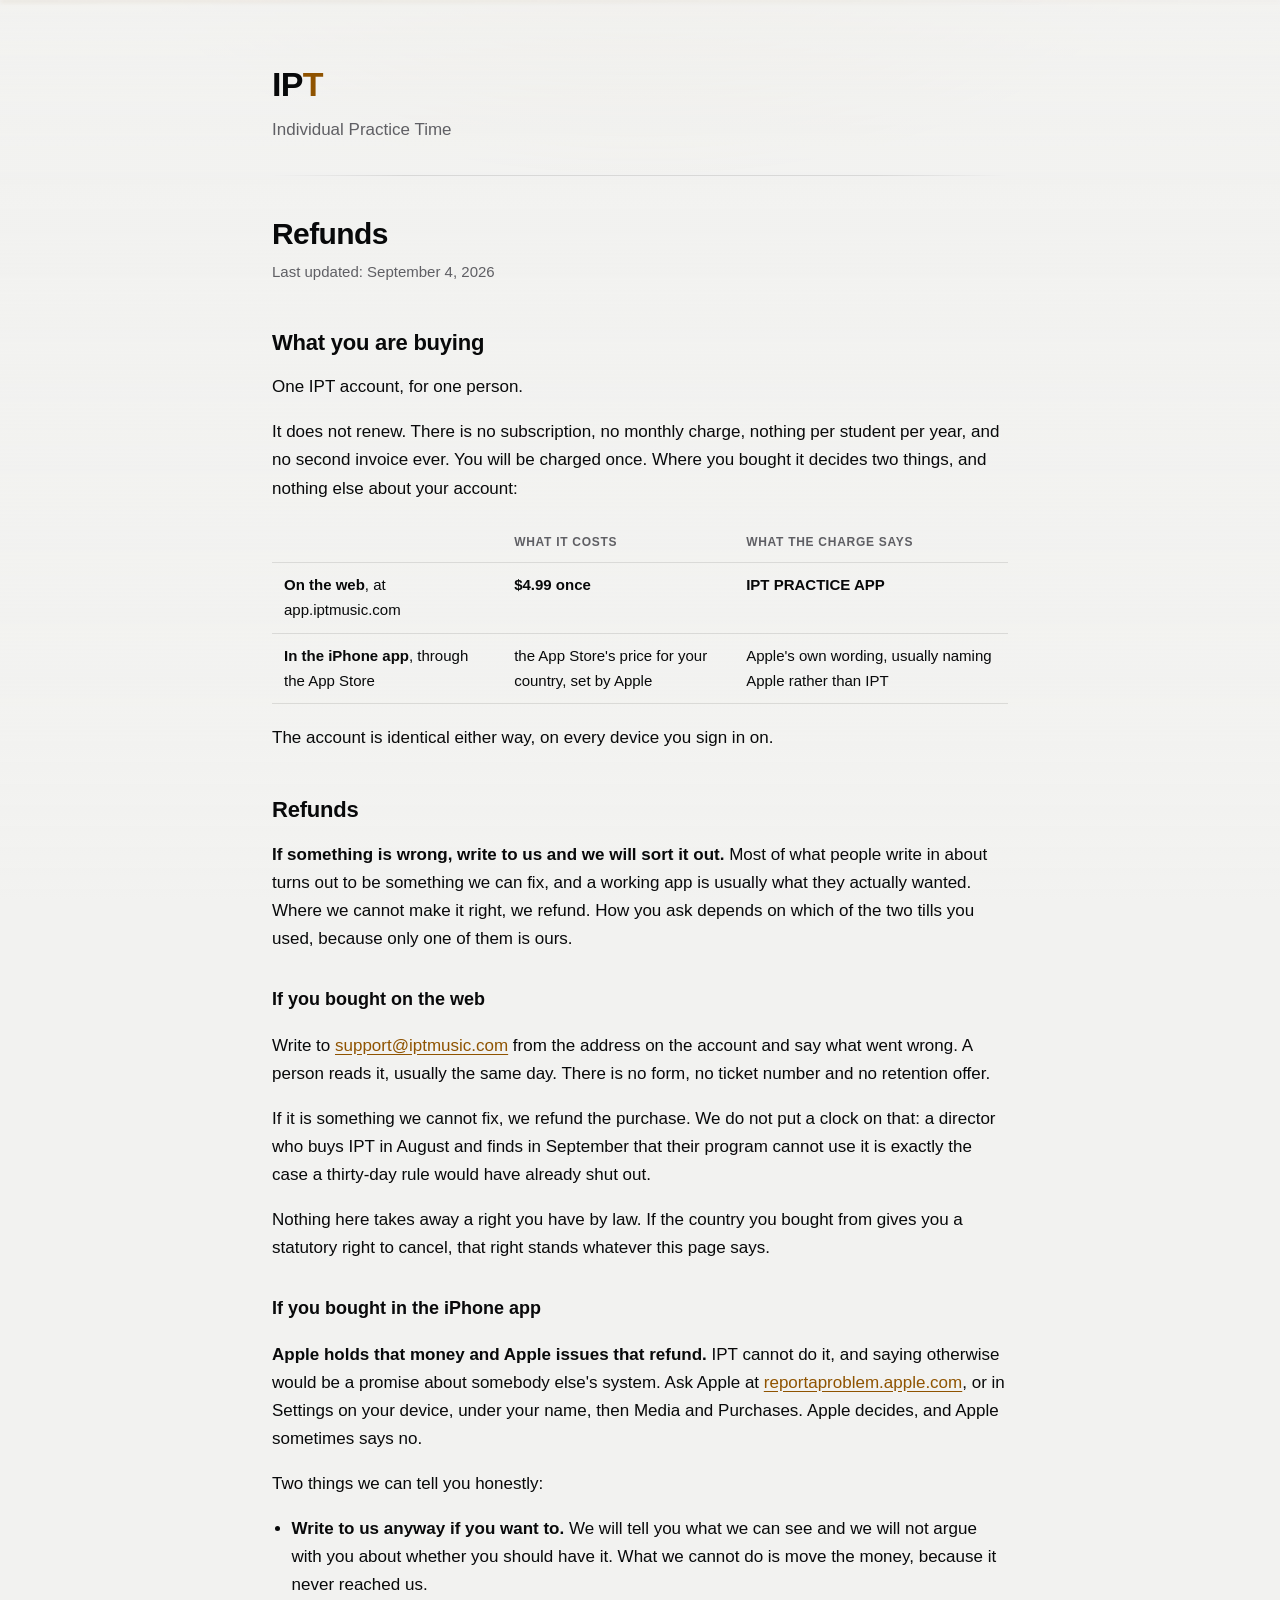
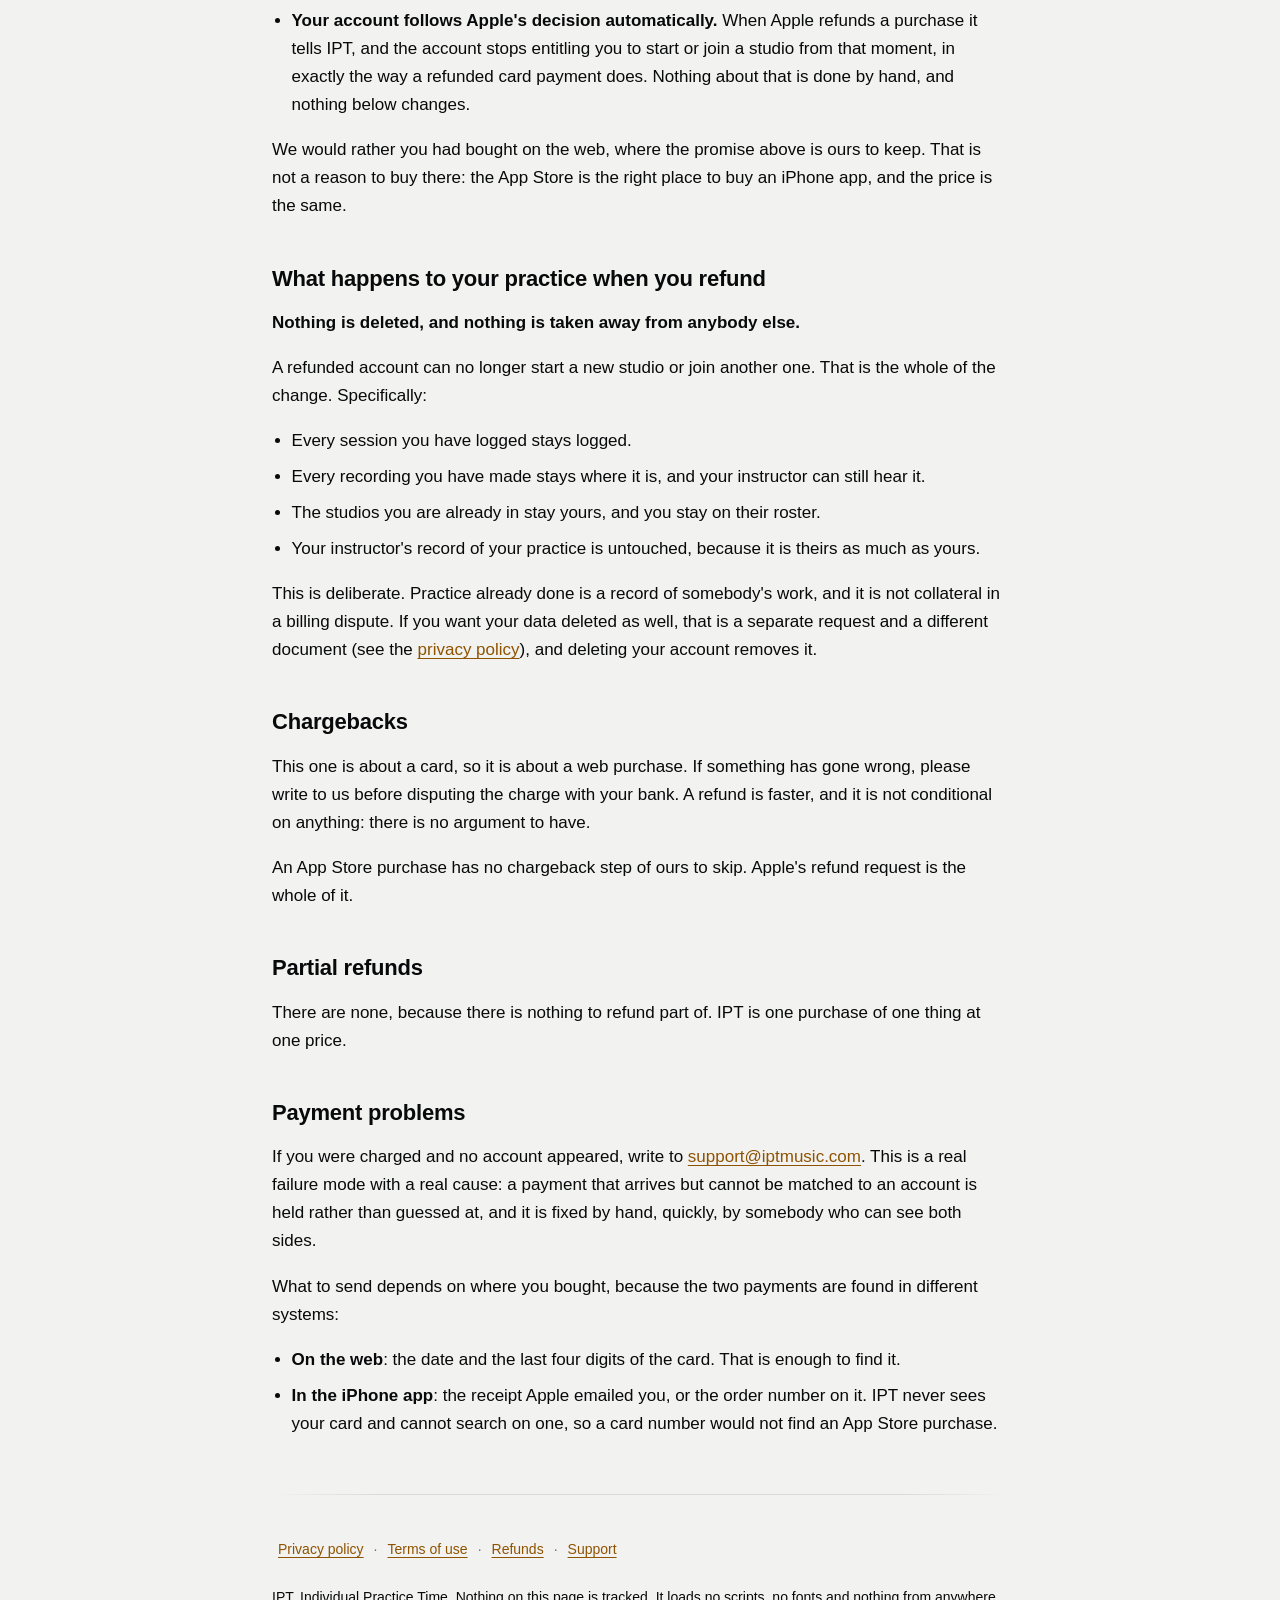
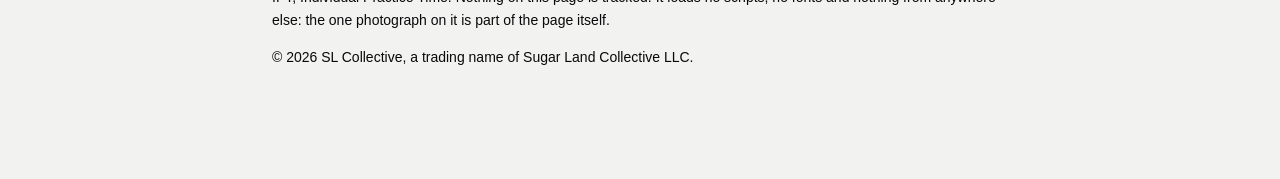
<file: docs/refunds/index.html>
<!doctype html>
<html lang="en">
<head>
<meta charset="utf-8">
<meta name="viewport" content="width=device-width, initial-scale=1">
<title>IPT: Individual Practice Time</title>
<link rel="icon" type="image/png" href="[data-uri]">
<meta name="description" content="Refunds for IPT, Individual Practice Time.">
<meta property="og:title" content="IPT: Individual Practice Time">
<meta property="og:description" content="Refunds for IPT, Individual Practice Time.">
<meta property="og:type" content="website">
<meta property="og:site_name" content="IPT">
<meta name="twitter:card" content="summary">
<style>
  :root {
    color-scheme: light dark;
    --canvas: #F2F2F0;
    --ink: #08090A;
    --muted: #5F5F64;
    --accent: #8F5300;
    --accent-fill: #F59300;
    --surface: #FFFFFF;
    --on-accent-fill: #000000;
    --rule: rgba(0,0,0,.10);
    --card: rgba(0,0,0,.03);
  }
  @media (prefers-color-scheme: dark) {
    :root {
      --canvas: #08090A;
      --ink: #F5F5F7;
      --muted: #9C9CA6;
      --accent: #FF9F0A;
      --accent-fill: #FF9F0A;
      --surface: #141417;
      --on-accent-fill: #000000;
      --rule: rgba(255,255,255,.12);
      --card: rgba(255,255,255,.04);
    }
  }
  * { box-sizing: border-box; }

  /* The practice room. Two fixed layers behind everything: the photograph, then a scrim that
     thickens downwards until it reaches flat canvas, so the text at the bottom of a long policy
     never sits on an image at all.

     NOTE: this page is light-first and the app is dark-first, which inverts where the override
     goes: `app.css` states the dark treatment and overrides for light, and here `:root` is light
     with dark in the media query. The numbers are the same numbers, read from that file at build
     time; only which one is the default differs. Getting this backwards is not hypothetical. The
     app shipped the light opacity in dark mode once, and it looked fine, which is the problem. */
  body::before, body::after {
    content: ""; position: fixed; inset: 0; z-index: -1; pointer-events: none;
  }
  body::before {
    background-image: url("[data-uri]");
    background-position: center; background-size: cover; background-repeat: no-repeat;
    opacity: 0.14;
    filter: blur(2px);
  }
  body::after { background: linear-gradient(
    to bottom,
    color-mix(in srgb, var(--canvas) 88%, transparent) 0%,
    color-mix(in srgb, var(--canvas) 72%, transparent) 11%,
    color-mix(in srgb, var(--canvas) 45%, transparent) 26%,
    color-mix(in srgb, var(--canvas) 65%, transparent) 45%,
    color-mix(in srgb, var(--canvas) 97%, transparent) 82%,
    var(--canvas) 100%
  ); }
  @media (prefers-color-scheme: dark) {
    body::before { opacity: 0.48; }
    body::after { background: linear-gradient(
    to bottom,
    color-mix(in srgb, var(--canvas) 92%, transparent) 0%,
    color-mix(in srgb, var(--canvas) 74%, transparent) 11%,
    color-mix(in srgb, var(--canvas) 30%, transparent) 26%,
    color-mix(in srgb, var(--canvas) 48%, transparent) 45%,
    color-mix(in srgb, var(--canvas) 97%, transparent) 82%,
    var(--canvas) 100%
  ); }
  }
  @media print {
    /* A privacy policy gets printed and filed by exactly the people this product sells to. */
    body::before, body::after { display: none; }
  }

  body {
    margin: 0; padding: 0 20px 96px;
    background: var(--canvas); color: var(--ink);
    font: 17px/1.65 -apple-system, BlinkMacSystemFont, "Segoe UI", Roboto, Helvetica, Arial, sans-serif;
    -webkit-text-size-adjust: 100%;
  }
  main { max-width: 46rem; margin: 0 auto; }
  header { padding: 56px 0 8px; border-bottom: 1px solid var(--rule); margin-bottom: 32px; }
  .wordmark { font-size: 34px; font-weight: 800; letter-spacing: -.02em; }
  .wordmark span { color: var(--accent); }
  .tagline { color: var(--muted); margin: 4px 0 24px; }
  h1 { font-size: 30px; line-height: 1.2; letter-spacing: -.02em; margin: 40px 0 8px; }
  h2 { font-size: 22px; line-height: 1.25; letter-spacing: -.01em; margin: 44px 0 10px; }
  h3 { font-size: 18px; margin: 32px 0 8px; }
  p, li { color: var(--ink); }
  em { color: var(--muted); font-style: normal; }
  /* A long address is one unbreakable word. support@iptmusic.com is 177px of token that cannot
     wrap, and on a 320px phone it pushed the whole page 75px wider than the screen — the footer,
     the policy and every paragraph on it scrolling sideways. It appears in three places here and
     a fourth arrived with the refund policy. Links break rather than the page does. */
  a { color: var(--accent); text-underline-offset: 3px; overflow-wrap: anywhere; }
  hr { border: 0; border-top: 1px solid var(--rule); margin: 36px 0; }
  ul { padding-left: 1.15em; }
  li { margin: 8px 0; }
  code {
    font: 14px/1.4 ui-monospace, SFMono-Regular, Menlo, monospace;
    background: var(--card); padding: 2px 5px; border-radius: 5px;
  }
  /* `max-width: 100%` as well as the scroll: a wrapper that may grow to its content's width
     scrolls *and* widens the page, which is the half that makes the whole document slide. */
  .table-wrap { overflow-x: auto; max-width: 100%; margin: 20px 0; }
  table { border-collapse: collapse; width: 100%; font-size: 15px; }
  th, td { text-align: left; padding: 10px 12px; border-bottom: 1px solid var(--rule); vertical-align: top; }
  th { font-size: 12px; letter-spacing: .06em; text-transform: uppercase; color: var(--muted); font-weight: 600; }
  /* Three abreast on anything wide enough. Stacked full-width, three 151px cards ran 476px down
     a 1100px page with 400px of empty column either side — which is the "dead space" a landing
     page is judged on. They are one idea each and read as a set, so they should sit as one. */
  .landing {
    margin: 40px 0 30px; display: grid; gap: 14px; align-items: stretch;
    /* 210px, not 260: the page's own max-width leaves about 736px here, and 260 fitted only two
       — which orphans the third on a row of its own and looks more broken than a plain stack.
       Three across, or one; never two and a straggler. */
    grid-template-columns: repeat(auto-fit, minmax(min(100%, 210px), 1fr));
  }
  /* What the product actually does, in a list somebody can scan.

     Three columns on a wide screen and one on a phone, from the same `auto-fit` the cards use, so
     there is never a two-and-a-straggler row. The lists are plain `ul`s on purpose: a feature list
     is a list, and making it a grid of little cards would be decorating a thing whose whole job is
     to be read quickly. */
  .features { margin: 8px 0 34px; }
  .features h2 { margin: 0 0 14px; }
  /* Four groups of five or six, not three of thirteen, eight and eight.

     The first version split by audience — instructor, performer, practical — and the instructor
     had thirteen items against the others' eight, so the section ended in a column of text beside
     two columns of nothing. Splitting the instructor's half by *what you are doing* balances it
     and reads better: somebody scanning for "can it do X" looks for the verb, not for themselves.

     190px so four fit at 1080 and two at a tablet width. Never three and a straggler. */
  .feature-cols {
    display: grid; gap: 26px 30px; align-items: start;
    grid-template-columns: repeat(auto-fit, minmax(min(100%, 190px), 1fr));
  }
  .feature-cols h3 {
    font-size: 13px; font-weight: 700; letter-spacing: 0.06em; text-transform: uppercase;
    margin: 0 0 10px; color: var(--accent);
  }
  .feature-cols ul { margin: 0; padding-left: 1.05em; display: grid; gap: 7px; }
  .feature-cols li { color: var(--muted); line-height: 1.45; font-size: 15px; }
  .feature-cols li::marker { color: color-mix(in srgb, var(--accent) 55%, transparent); }

  /* The facts that belong to nobody's role, in a band under the four columns rather than as a
     fifth of them: they are about the product, and a column headed "everywhere" beside three
     headed with verbs reads as a category error. */
  .feature-strip {
    margin: 30px 0 0; padding: 20px 22px; list-style: none;
    background: var(--surface); border: 1px solid var(--hairline); border-radius: 18px;
    display: grid; gap: 10px 30px;
    grid-template-columns: repeat(auto-fit, minmax(min(100%, 260px), 1fr));
  }
  .feature-strip li {
    color: var(--muted); line-height: 1.45; font-size: 15px;
    padding-left: 18px; position: relative;
  }
  /* A rule rather than a bullet: the strip is a set of facts, and a second column of dots under
     four columns of dots is noise. */
  .feature-strip li::before {
    content: ""; position: absolute; left: 0; top: 0.62em;
    width: 9px; height: 1px; background: var(--accent); opacity: 0.7;
  }

  .thesis { font-size: 24px; font-weight: 700; line-height: 1.25; margin: 0 0 6px; }
  .thesis-detail { color: var(--muted); margin: 0 0 22px; }
  .card {
    /* `--surface`, not `--canvas`. These were the *same colour as the page* — `rgb(8,9,10)` on
       `rgb(8,9,10)` — held apart by a 12%-white hairline, so three cards read as three outlined
       boxes on a flat black field rather than as anything lifted off it. The app itself has always
       used a surface for a card; the site declared the token and never used it.

       The old comment argued for `--canvas` on contrast grounds, and that reasoning survives
       intact: this is still opaque, never translucent over the photograph, and the floor is
       measured rather than assumed — ink on surface is 16.89:1 dark and 19.93:1 light, muted is
       6.76:1 and 6.35:1. `check_site_current.py` measures the published bytes. */
    background: var(--surface); border: 1px solid var(--rule); border-radius: 16px;
    padding: 20px; margin: 0;
  }
  .card h3 { margin: 0 0 6px; font-size: 16px; }
  .card p { margin: 0; color: var(--muted); }
  .offer { font-weight: 700; margin: 22px 0 16px; }
  .offer-detail { color: var(--muted); margin: 0 0 16px; }
  /* --- the hero ------------------------------------------------------------------------
     The page was a wordmark, three paragraphs and a link. A director has thirty seconds and a
     visual product was giving them prose. This is a headline with one idea, two doors, and two
     real screens — the scale jump from 17px body to a clamped display size is what makes a page
     read as designed rather than as a document. */
  /* 56px of nothing sat above the wordmark and pushed everything after it down a screen that had
     no room to spare. A masthead needs to be off the edge, not a third of a fold below it. */
  .hero-head { text-align: center; padding: 22px 0 0; }
  .hero { text-align: center; padding: 8px 0 12px; }
  .hero h1 {
    font-size: clamp(34px, 7vw, 58px); line-height: 1.06; letter-spacing: -0.03em;
    font-weight: 800; margin: 18px 0 0; text-wrap: balance;
  }
  .hero-em { color: var(--accent); }
  .hero-sub {
    font-size: clamp(17px, 2.4vw, 21px); line-height: 1.5; color: var(--muted);
    max-width: 34rem; margin: 18px auto 0; text-wrap: pretty;
  }
  .cta-row {
    display: flex; gap: 12px; justify-content: center; flex-wrap: wrap; margin: 30px 0 0;
  }
  /* A second door that does not shout over the first: same size and target, no fill. */
  .cta-ghost {
    display: inline-block; padding: 14px 26px; border-radius: 999px; font-weight: 650;
    font-size: 17px; min-height: 44px; line-height: 1.2; text-decoration: none;
    /* A visible edge. With only `--hairline` it read as plain text beside a filled button, so
       the second door did not look like a door at all. */
    color: var(--ink); background: var(--surface);
    border: 1.5px solid color-mix(in srgb, var(--ink) 26%, transparent);
  }
  .cta-note { color: var(--muted); font-size: 15px; margin: 14px 0 0; }

  /* Two phones, the back one offset and dimmed so the eye lands on the dashboard first. They
     overlap deliberately: a single centred screenshot reads as a manual, two read as a product. */
  /* Side by side with a small overlap, not stacked: the first attempt rotated them into each
     other and the back phone was three-quarters hidden, which advertises one screen and wastes
     the other. The dashboard sits forward because it is what a director is buying. */
  .shots {
    display: flex; justify-content: center; align-items: flex-end;
    gap: 0; margin: 46px auto 0; padding-bottom: 8px;
  }
  .shot {
    width: min(232px, 38vw); height: auto; border-radius: 20px;
    border: 1px solid rgba(255,255,255,.10);
    box-shadow: 0 26px 64px rgba(0,0,0,.42), 0 4px 12px rgba(0,0,0,.24);
  }
  .shot-back {
    transform: rotate(-4deg) translateY(14px); margin-right: -22px;
    opacity: .9; z-index: 0;
  }
  .shot:not(.shot-back) { transform: rotate(3deg); z-index: 1; }
  @media (max-width: 520px) {
    .shot { width: 44vw; }
    .shot-back { margin-right: -14px; }
  }

  /* --- the hero on a wide screen -------------------------------------------------------
     Measured on a 1280x900 desktop: the shots were 736px wide in a 1280px page, so 544px of
     the viewport was empty, and the hero ran 273px past the fold — a visitor saw the top
     quarter of two phones and nothing else. Stacking copy over screenshots is the right
     composition on a phone and the wrong one on a monitor, where the room is sideways.

     Two columns puts the empty width to work and brings both screens fully above the fold. No
     markup changes: the copy is placed in column one by selector and `.shots` spans the rows
     beside it, so the reading order a screen reader follows is exactly the order in the source. */
  @media (min-width: 1120px) {
    /* `main` caps everything at 46rem, and that cap is the dead space. Two columns inside
       736px gave the headline 356px, so "Assign the practice." broke over four lines while the
       screenshots were squeezed to the width they had on a phone. Prose wants a narrow measure;
       a hero does not. So the hero alone breaks the cap, by exactly the amount two phones and a
       readable column need, and every section below it keeps the 46rem it is written for. */
    /* The cards come with it, and that is a correction rather than an extension. The hero was the
       only thing on the page allowed past 46rem, so the widest element sat above a column two
       thirds its width and the page read as though the layout had given up below the fold. The
       reasoning above is about prose versus not-prose, and three feature cards are not prose
       either: at 736px they were 236px each, which broke "Assign the work, not the minutes" over
       two lines and left the third card visibly shorter than its neighbours. At 1080 they are
       ~350 and the headings sit on one line.

       The sections *below* them keep 46rem on purpose. Those are sentences somebody reads, and a
       long measure is what makes a paragraph hard to track back. Wide, wide, narrow is a rhythm;
       wide, narrow, narrow was an accident. */
    .hero-head, .hero, .landing, .features, .closing {
      width: min(1080px, calc(100vw - 96px));
      margin-left: calc((min(1080px, 100vw - 96px) - 100%) / -2);
      margin-right: calc((min(1080px, 100vw - 96px) - 100%) / -2);
    }
    .landing { gap: 18px; }
    .card h3 { font-size: 17px; }
    /* Smaller than the single-column clamp, because the headline no longer has the page — it has
       a column beside two phones. At 58px "Assign the practice." needs about 550px and the column
       is 528, so it broke over three lines at exactly the width where this layout turns on. */
    .hero h1 { font-size: clamp(34px, 4vw, 52px); }
    .hero {
      display: grid;
      grid-template-columns: minmax(0, 1.05fr) minmax(0, 1fr);
      column-gap: 48px; align-items: center; text-align: left;
      padding: 24px 0 32px;
    }
    .hero h1 { margin-top: 0; }
    .hero-sub { margin-left: 0; margin-right: 0; max-width: 30rem; }
    .cta-row { justify-content: flex-start; }
    .hero > .shots { margin: 0; }
    /* Bigger, because they finally have a column of their own — and they are the product. */
    .shot { width: min(248px, 20vw); }
  }

  /* The performer's block, set apart so it does not read as more buyer copy. */
  /* The bottom half of the page was 736px while everything above it was 1080, so the eye read the
     change of width as a change of document. `.closing` takes the wide measure and lays the two
     buyer-facing panels side by side inside it — which uses the width without ever putting a line
     of prose across 1080px, because a 1080px measure is not readable, which is why the sections
     were narrow in the first place. */
  /* `margin-top`, never the `margin` shorthand. The wide-screen rule breaks this block out of the
     page's reading measure with negative left and right margins, and a later shorthand at equal
     specificity resets them to zero — leaving the block 1080px wide and still anchored to the
     736px column, which pushes half of it off the right of the page. */
  .closing { display: grid; gap: 16px; margin-top: 34px; }
  @media (min-width: 900px) {
    .closing { grid-template-columns: 1fr 1fr; align-items: start; }
    .closing > .band { grid-column: 1 / -1; }
  }

  .band {
    margin: 0; padding: 26px 24px; border-radius: 20px;
    background: var(--surface); border: 1px solid var(--hairline);
  }
  .band h2 { margin: 0 0 8px; font-size: 21px; }
  .band p { margin: 0 0 10px; }
  .platforms { color: var(--muted); font-size: 15px; margin: 0 !important; }
  .offer { font-size: 20px; font-weight: 700; margin: 0 0 8px; }

  .cta-button {
    display: inline-block; background: var(--accent-fill); color: var(--on-accent-fill);
    padding: 14px 28px; border-radius: 999px; font-weight: 700; font-size: 17px;
    text-decoration: none; min-height: 44px; line-height: 1.2;
  }
  .cta-note { color: var(--muted); font-size: 15px; margin: 12px 0 0; }
  .cta { margin: 0; }
  .cta a { color: var(--accent); font-weight: 700; }
  .support {
    /* Opaque, not `--card`. A translucent panel over a photograph is where a measured contrast
       floor quietly stops holding. The scrim governs the page background, not what is composited
       on top of it. `--canvas` is the color the measurement was taken against. */
    background: var(--canvas); border: 1px solid var(--rule); border-radius: 14px;
    padding: 20px 22px; margin: 0;
  }
  .support h2 { margin-top: 0; }
  .updated { color: var(--muted); font-size: 15px; margin: 0 0 8px; }
  footer { color: var(--muted); font-size: 14px; margin-top: 56px; padding-top: 20px; border-top: 1px solid var(--rule); }

  /* The footer row is navigation, not prose, and it was 17px tall.
     WCAG 2.5.5 excuses a link inside a sentence — you cannot make one word in a paragraph 44px
     tall without wrecking the line — which is why "Sign in" and the inline "Refunds" above are
     left alone. This row is not that: four standalone destinations on their own line, and they are
     the ones a parent or a district follows before deciding whether a fourteen-year-old may use
     this. Measured on the deployed page at 375 points: 17px each.
     `web/tests/targets_test.js` holds the app to a 44px floor and nothing has ever held this page
     to anything. Padding rather than a taller line, so the row still reads as one line of text. */
  .site-links { display: flex; flex-wrap: wrap; gap: 0 4px; align-items: center; }
  .site-links a { display: inline-flex; align-items: center; min-height: 44px; padding: 0 6px; }
  .site-links span { opacity: 0.55; }

  /* Four 44px targets plus their separators need more than a phone's width, so the row wraps —
     and a wrapped row left a middot dangling at the end of the first line with "Support" alone
     underneath it. Punctuation that separates nothing reads as a typo on the row a parent follows.
     The dots earn their place only while the row is one line; below that the gap does the work. */
  @media (max-width: 460px) {
    .site-links { gap: 0 10px; }
    .site-links span { display: none; }
  }

  /* ======================================================================================
     Depth, light and motion, with nothing fetched
     ======================================================================================

     The page was correct and read as a document: a flat canvas, hard rules, screenshots sitting
     on the background like clip art, and no light anywhere. The brand colour appeared only as
     ink — never as a source of light — which is the single biggest reason a dark page looks
     unfinished rather than deliberate.

     Everything below is CSS. This page promises, in its own footer, that it loads no scripts, no
     fonts and nothing from anywhere else, and that promise is worth more than any effect it
     forbids. Scroll reveals use `animation-timeline: view()`, which needs no JavaScript at all;
     browsers without it simply see the finished state, which is why the keyframes end where the
     element already is.

     Two rules the rest of this file already lives by are kept: nothing here changes a text
     colour or the surface a measured contrast pair was taken against, and every motion is off
     for anybody who asked for less of it. */

  /* The bloom. Two very soft radial washes of the accent, sitting behind everything, no edges.
     Fixed rather than scrolled so it behaves like light in the room rather than an object on the
     page. `pointer-events: none` because it covers the whole viewport. */
  body { position: relative; }
  .glow {
    position: fixed; inset: 0; z-index: -1; pointer-events: none;
    background:
      radial-gradient(58vw 42vh at 50% -6%, color-mix(in srgb, var(--accent) 13%, transparent), transparent 68%),
      radial-gradient(40vw 34vh at 88% 12%, color-mix(in srgb, var(--accent) 7%, transparent), transparent 70%);
  }
  @media (prefers-color-scheme: light) {
    /* A wash that reads as light on black reads as a stain on white, so it is barely there. */
    .glow {
      background:
        radial-gradient(58vw 40vh at 50% -8%, color-mix(in srgb, var(--accent) 8%, transparent), transparent 70%);
    }
  }
  @media print { .glow { display: none; } }

  /* The masthead rule was a full-width hairline, which is the most document-like thing a page can
     do. Faded at both ends it reads as a horizon instead. */
  header {
    border-bottom: 0;
    background-image: linear-gradient(90deg, transparent, var(--rule) 18%, var(--rule) 82%, transparent);
    background-size: 100% 1px; background-position: 0 100%; background-repeat: no-repeat;
  }

  /* Cards, lit from above. A 1px top edge that catches the light is what separates a panel from a
     rectangle, and it costs one pseudo-element. The border stays for anybody whose browser has no
     `color-mix`. */
  .card { position: relative; overflow: hidden; }
  .card::before {
    content: ""; position: absolute; inset: 0 0 auto; height: 1px;
    background: linear-gradient(90deg, transparent,
      color-mix(in srgb, var(--ink) 22%, transparent) 30%,
      color-mix(in srgb, var(--ink) 22%, transparent) 70%, transparent);
  }

  /* The phones sat on the background with a shadow and nothing else. A glow *under* them is what
     makes a screen look like it is emitting rather than printed, and a little perspective is what
     stops two flat rectangles reading as a slide. */
  .shots { position: relative; perspective: 1400px; }
  .shots::before {
    content: ""; position: absolute; left: 50%; bottom: 2%; transform: translateX(-50%);
    width: min(560px, 82%); height: 46%; border-radius: 50%; z-index: -1;
    background: radial-gradient(ellipse at center,
      color-mix(in srgb, var(--accent) 22%, transparent), transparent 72%);
    filter: blur(38px);
  }
  .shot {
    box-shadow:
      0 32px 78px rgba(0,0,0,.52),
      0 6px 16px rgba(0,0,0,.3),
      0 0 0 1px color-mix(in srgb, var(--ink) 8%, transparent);
  }
  .shot-back { transform: perspective(1400px) rotateY(9deg) rotate(-4deg) translateY(14px); }
  .shot:not(.shot-back) { transform: perspective(1400px) rotateY(-6deg) rotate(3deg); }

  /* The primary door, given the light the rest of the page now has. */
  .cta-button {
    box-shadow:
      0 10px 30px color-mix(in srgb, var(--accent) 30%, transparent),
      0 2px 6px rgba(0,0,0,.28);
  }

  /* Scroll reveal, in CSS, and written so that a browser without it shows the finished state.
     `animation-range` ends well before the element is centred, or a reader who scrolls quickly
     watches text catch up with them. */
  /* ======================================================================================
     The sections below the fold, which were three outlined boxes on the page colour
     ======================================================================================

     `.support` was `background: var(--canvas)` — the *same colour as the page* — so a panel that
     is opaque on purpose read as an empty outline. The reason it is opaque is sound and stays:
     a translucent panel over a photograph is where a measured contrast floor quietly stops
     holding. `.band` has been solving that correctly all along with `--surface`, which is opaque
     and lifted, so `.support` uses it too. Nothing about the measurement changes; the panel
     simply becomes visible as one. */
  .support { background: var(--surface); }

  /* An accent rule above each section's heading. Small, and it is the only place on this page the
     brand colour appears as *structure* rather than as a button or a word — which is what makes a
     stack of panels read as a designed page rather than as three of the same box. */
  .band h2, .support h2 { position: relative; padding-top: 14px; }
  .band h2::before, .support h2::before {
    content: ""; position: absolute; top: 0; left: 0;
    width: 34px; height: 3px; border-radius: 2px;
    background: linear-gradient(90deg, var(--accent), transparent);
  }

  /* The price is the money moment and it was a 20px bold sentence in a grey box. Given the size a
     number gets when it is the thing being decided — and `text-wrap: balance` so it never breaks
     into a widow, because *a number must never wrap*. */
  .offer {
    font-size: clamp(21px, 3.2vw, 27px); line-height: 1.25; letter-spacing: -0.015em;
    text-wrap: balance; margin: 0 0 10px;
  }

  /* The page used to stop. A footer that fades out of the canvas reads as an ending rather than as
     content running out. */
  footer {
    border-top: 0;
    background-image: linear-gradient(90deg, transparent, var(--rule) 15%, var(--rule) 85%, transparent);
    background-size: 100% 1px; background-position: 0 0; background-repeat: no-repeat;
  }

  /* --- scroll ---------------------------------------------------------------------------
     CSS only, because this page's own footer promises it loads no scripts. Both blocks are
     guarded by @supports and by prefers-reduced-motion, so a browser without scroll-driven
     animations gets exactly the page it got before, and so does anybody who has asked their
     machine to stop moving things.

     Nothing rests below full opacity and nothing carrying text moves sideways: the contrast
     floor is measured on the published bytes, and a resting 0.9 would lower every measurement
     it touched. Comments here are terse on purpose. They are bytes on a school connection. */
  @supports (animation-timeline: view()) {
    @media (prefers-reduced-motion: no-preference) {
      .landing .card, .band, .support {
        animation: rise linear both;
        animation-timeline: view();
        animation-range: entry 6% cover 26%;
      }

      /* Staggered: three cards on one row share a timeline, so one range makes them arrive as a
         single block, which reads as the page loading late rather than as three things. */
      .landing .card:nth-child(2) { animation-range: entry 10% cover 30%; }
      .landing .card:nth-child(3) { animation-range: entry 14% cover 34%; }

      /* The phones part slightly as the hero leaves. `translate`, not `transform`: the shots
         already carry their rotations in `transform`, and animating it would flatten them. The
         individual properties compose after it. Vertical only, or 375px gains a scrollbar. */
      .shots .shot {
        animation: part-front linear both;
        animation-timeline: view();
        animation-range: exit 0% exit 100%;
      }
      .shots .shot-back {
        animation: part-back linear both;
        animation-timeline: view();
        animation-range: exit 0% exit 100%;
      }

      @keyframes rise {
        from { opacity: 0; transform: translateY(16px); }
        to   { opacity: 1; transform: none; }
      }
      @keyframes part-front { to { translate: 0 -12px; } }
      @keyframes part-back  { to { translate: 0 14px; } }
    }
  }

  @supports (animation-timeline: scroll()) {
    @media (prefers-reduced-motion: no-preference) {
      /* How far down the page somebody is. A pseudo-element, so there is nothing in the DOM and
         nothing for a screen reader to reach; fixed and two pixels, so it can neither overlap
         text nor make the page taller. */
      body::before {
        content: ""; position: fixed; inset: 0 auto auto 0;
        height: 2px; width: 100%; z-index: 5; pointer-events: none;
        transform-origin: 0 50%;
        background: linear-gradient(90deg,
          var(--accent), color-mix(in srgb, var(--accent) 35%, transparent));
        animation: read linear both;
        animation-timeline: scroll(root block);
      }
      @keyframes read { from { scale: 0 1; } to { scale: 1 1; } }
    }
  }
</style>
</head>
<body>
<div class="glow" aria-hidden="true"></div>
<main>
  <header>
    <div class="wordmark"><a href="/" style="text-decoration:none;color:inherit">IP<span>T</span></a></div>
    <p class="tagline">Individual Practice Time</p>
  </header>

  <section class="doc">
  <h1>Refunds</h1>
  <p class="updated">Last updated: September 4, 2026</p>
<h2>What you are buying</h2>
<p>One IPT account, for one person.</p>
<p>It does not renew. There is no subscription, no monthly charge, nothing per student per year, and no second invoice ever. You will be charged once. Where you bought it decides two things, and nothing else about your account:</p>
<div class=table-wrap><table><thead><tr><th></th><th>what it costs</th><th>what the charge says</th></tr></thead><tbody>
<tr><td><strong>On the web</strong>, at app.iptmusic.com</td><td><strong>$4.99 once</strong></td><td><strong>IPT PRACTICE APP</strong></td></tr>
<tr><td><strong>In the iPhone app</strong>, through the App Store</td><td>the App Store's price for your country, set by Apple</td><td>Apple's own wording, usually naming Apple rather than IPT</td></tr>
</tbody></table></div>
<p>The account is identical either way, on every device you sign in on.</p>
<h2>Refunds</h2>
<p><strong>If something is wrong, write to us and we will sort it out.</strong> Most of what people write in about turns out to be something we can fix, and a working app is usually what they actually wanted. Where we cannot make it right, we refund. How you ask depends on which of the two tills you used, because only one of them is ours.</p>
<h3>If you bought on the web</h3>
<p>Write to <a href="mailto:support@iptmusic.com">support@iptmusic.com</a> from the address on the account and say what went wrong. A person reads it, usually the same day. There is no form, no ticket number and no retention offer.</p>
<p>If it is something we cannot fix, we refund the purchase. We do not put a clock on that: a director who buys IPT in August and finds in September that their program cannot use it is exactly the case a thirty-day rule would have already shut out.</p>
<p>Nothing here takes away a right you have by law. If the country you bought from gives you a statutory right to cancel, that right stands whatever this page says.</p>
<h3>If you bought in the iPhone app</h3>
<p><strong>Apple holds that money and Apple issues that refund.</strong> IPT cannot do it, and saying otherwise would be a promise about somebody else's system. Ask Apple at <a href="https://reportaproblem.apple.com">reportaproblem.apple.com</a>, or in Settings on your device, under your name, then Media and Purchases. Apple decides, and Apple sometimes says no.</p>
<p>Two things we can tell you honestly:</p>
<ul>
<li><strong>Write to us anyway if you want to.</strong> We will tell you what we can see and we will not argue with you about whether you should have it. What we cannot do is move the money, because it never reached us.
<li><strong>Your account follows Apple's decision automatically.</strong> When Apple refunds a purchase it tells IPT, and the account stops entitling you to start or join a studio from that moment, in exactly the way a refunded card payment does. Nothing about that is done by hand, and nothing below changes.
</ul>
<p>We would rather you had bought on the web, where the promise above is ours to keep. That is not a reason to buy there: the App Store is the right place to buy an iPhone app, and the price is the same.</p>
<h2>What happens to your practice when you refund</h2>
<p><strong>Nothing is deleted, and nothing is taken away from anybody else.</strong></p>
<p>A refunded account can no longer start a new studio or join another one. That is the whole of the change. Specifically:</p>
<ul>
<li>Every session you have logged stays logged.
<li>Every recording you have made stays where it is, and your instructor can still hear it.
<li>The studios you are already in stay yours, and you stay on their roster.
<li>Your instructor's record of your practice is untouched, because it is theirs as much as yours.
</ul>
<p>This is deliberate. Practice already done is a record of somebody's work, and it is not collateral in a billing dispute. If you want your data deleted as well, that is a separate request and a different document (see the <a href="/privacy">privacy policy</a>), and deleting your account removes it.</p>
<h2>Chargebacks</h2>
<p>This one is about a card, so it is about a web purchase. If something has gone wrong, please write to us before disputing the charge with your bank. A refund is faster, and it is not conditional on anything: there is no argument to have.</p>
<p>An App Store purchase has no chargeback step of ours to skip. Apple's refund request is the whole of it.</p>
<h2>Partial refunds</h2>
<p>There are none, because there is nothing to refund part of. IPT is one purchase of one thing at one price.</p>
<h2>Payment problems</h2>
<p>If you were charged and no account appeared, write to <a href="mailto:support@iptmusic.com">support@iptmusic.com</a>. This is a real failure mode with a real cause: a payment that arrives but cannot be matched to an account is held rather than guessed at, and it is fixed by hand, quickly, by somebody who can see both sides.</p>
<p>What to send depends on where you bought, because the two payments are found in different systems:</p>
<ul>
<li><strong>On the web</strong>: the date and the last four digits of the card. That is enough to find it.
<li><strong>In the iPhone app</strong>: the receipt Apple emailed you, or the order number on it. IPT never sees your card and cannot search on one, so a card number would not find an App Store purchase.
</ul>
  </section>

  <footer>
  <p class="site-links"><a href="/privacy">Privacy policy</a> <span>&middot;</span>
  <a href="/terms">Terms of use</a> <span>&middot;</span>
  <a href="/refunds">Refunds</a> <span>&middot;</span> <a href="/#support">Support</a></p>
  <p>IPT, Individual Practice Time. Nothing on this page is tracked. It loads no scripts, no
  fonts and nothing from anywhere else: the one photograph on it is part of the page itself.</p>
  <p>© 2026 SL Collective, a trading name of Sugar Land Collective LLC.</p>
  </footer>
</main>
</body>
</html>
</file>
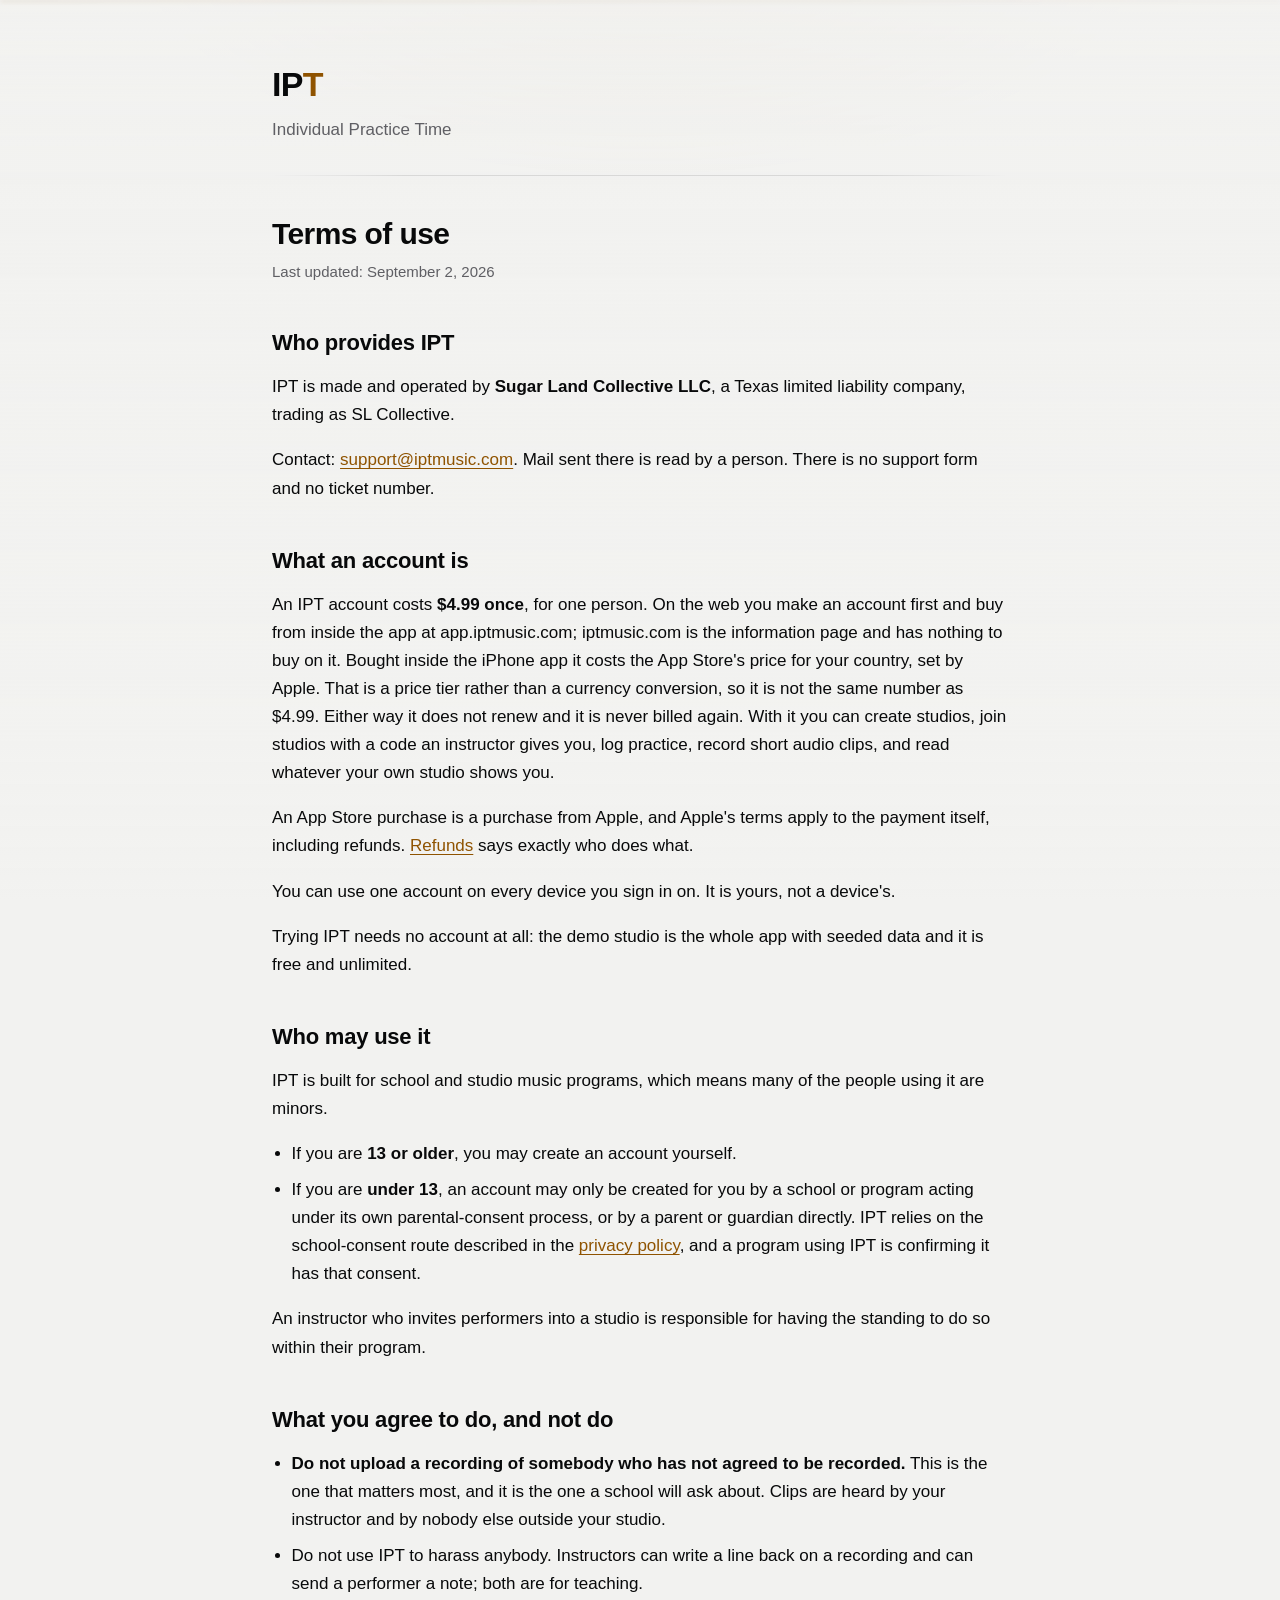
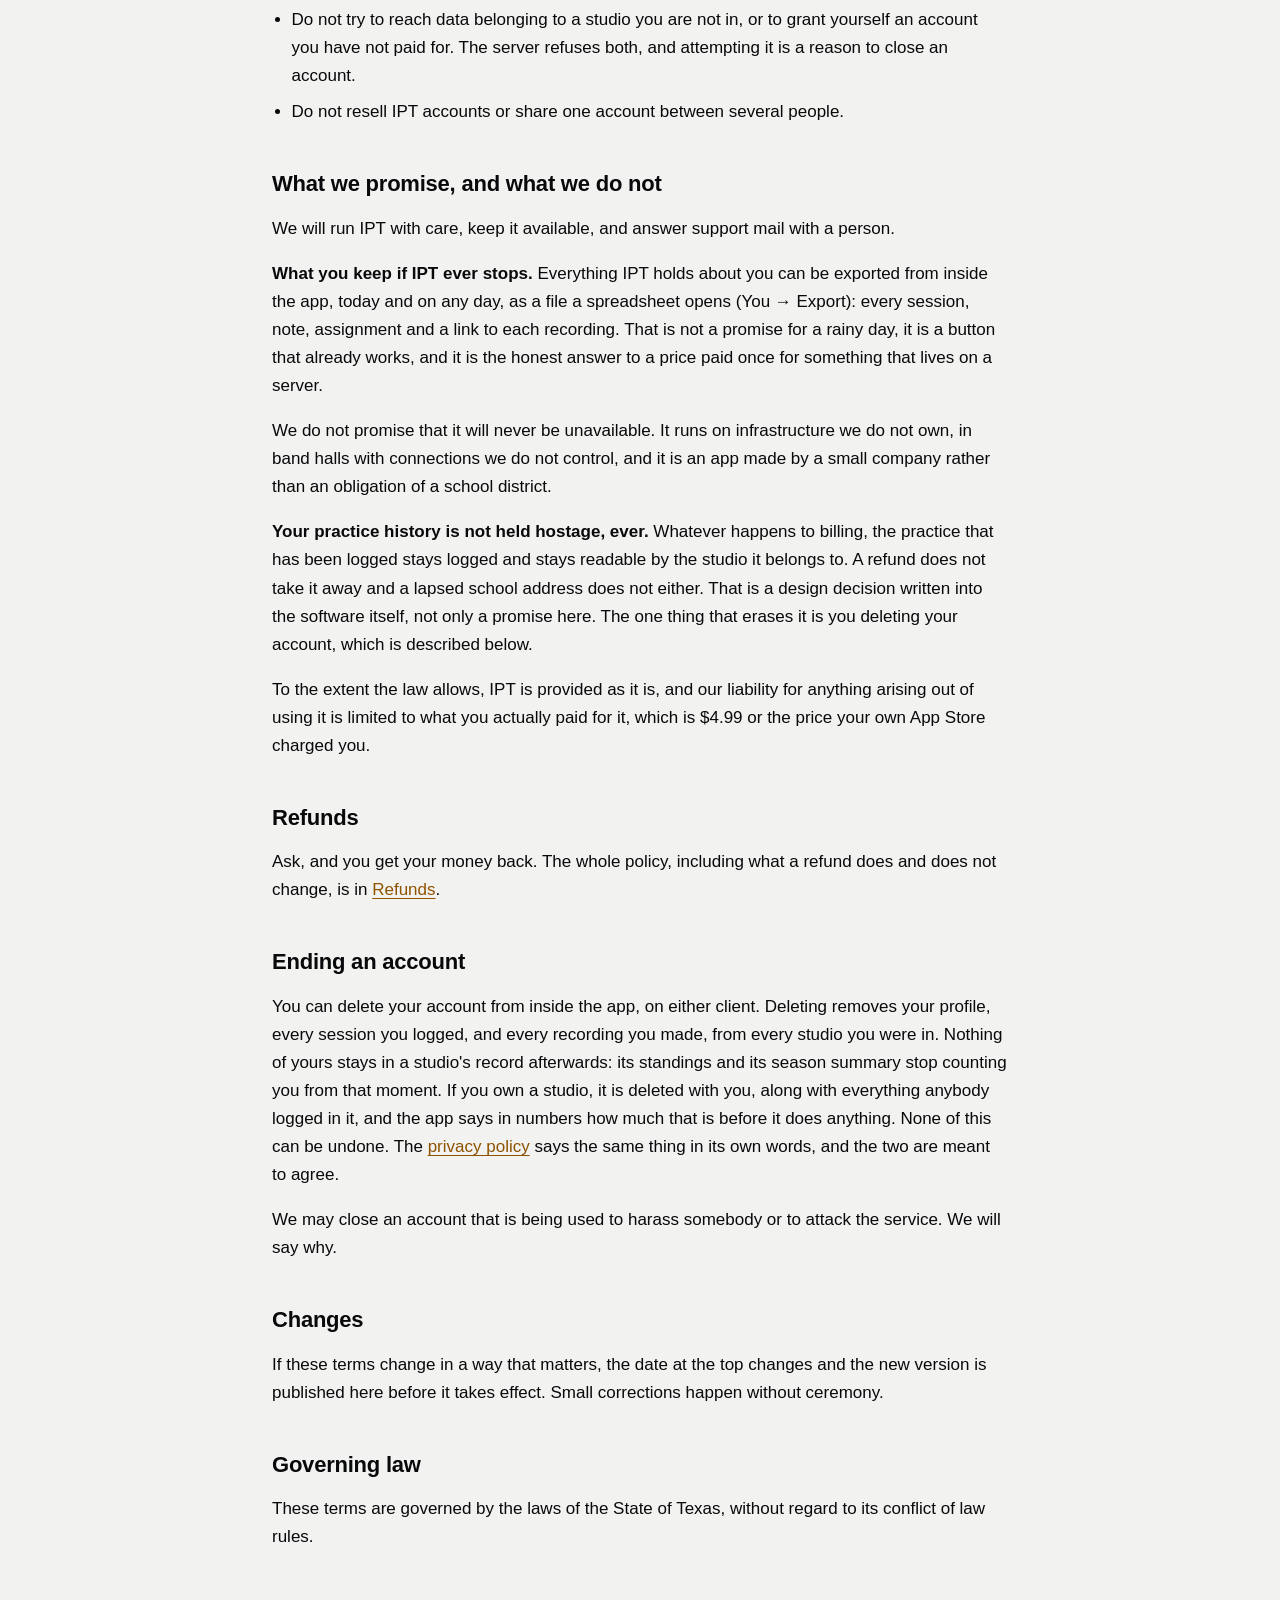
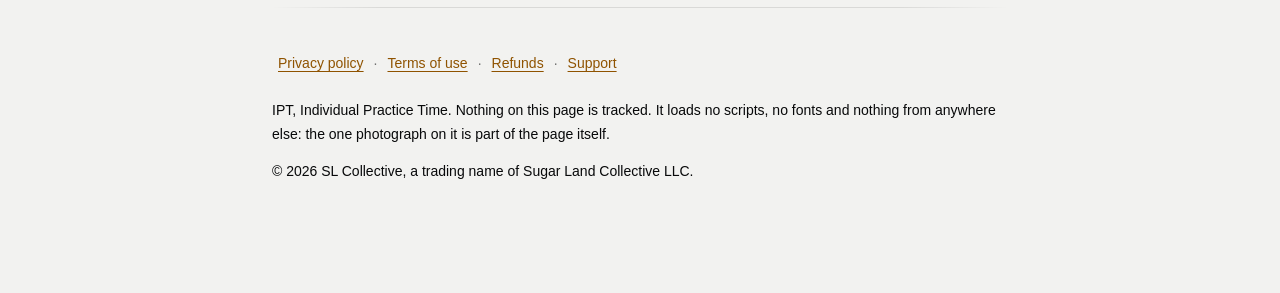
<file: docs/terms/index.html>
<!doctype html>
<html lang="en">
<head>
<meta charset="utf-8">
<meta name="viewport" content="width=device-width, initial-scale=1">
<title>IPT: Individual Practice Time</title>
<link rel="icon" type="image/png" href="[data-uri]">
<meta name="description" content="Terms of use for IPT, Individual Practice Time.">
<meta property="og:title" content="IPT: Individual Practice Time">
<meta property="og:description" content="Terms of use for IPT, Individual Practice Time.">
<meta property="og:type" content="website">
<meta property="og:site_name" content="IPT">
<meta name="twitter:card" content="summary">
<style>
  :root {
    color-scheme: light dark;
    --canvas: #F2F2F0;
    --ink: #08090A;
    --muted: #5F5F64;
    --accent: #8F5300;
    --accent-fill: #F59300;
    --surface: #FFFFFF;
    --on-accent-fill: #000000;
    --rule: rgba(0,0,0,.10);
    --card: rgba(0,0,0,.03);
  }
  @media (prefers-color-scheme: dark) {
    :root {
      --canvas: #08090A;
      --ink: #F5F5F7;
      --muted: #9C9CA6;
      --accent: #FF9F0A;
      --accent-fill: #FF9F0A;
      --surface: #141417;
      --on-accent-fill: #000000;
      --rule: rgba(255,255,255,.12);
      --card: rgba(255,255,255,.04);
    }
  }
  * { box-sizing: border-box; }

  /* The practice room. Two fixed layers behind everything: the photograph, then a scrim that
     thickens downwards until it reaches flat canvas, so the text at the bottom of a long policy
     never sits on an image at all.

     NOTE: this page is light-first and the app is dark-first, which inverts where the override
     goes: `app.css` states the dark treatment and overrides for light, and here `:root` is light
     with dark in the media query. The numbers are the same numbers, read from that file at build
     time; only which one is the default differs. Getting this backwards is not hypothetical. The
     app shipped the light opacity in dark mode once, and it looked fine, which is the problem. */
  body::before, body::after {
    content: ""; position: fixed; inset: 0; z-index: -1; pointer-events: none;
  }
  body::before {
    background-image: url("[data-uri]");
    background-position: center; background-size: cover; background-repeat: no-repeat;
    opacity: 0.14;
    filter: blur(2px);
  }
  body::after { background: linear-gradient(
    to bottom,
    color-mix(in srgb, var(--canvas) 88%, transparent) 0%,
    color-mix(in srgb, var(--canvas) 72%, transparent) 11%,
    color-mix(in srgb, var(--canvas) 45%, transparent) 26%,
    color-mix(in srgb, var(--canvas) 65%, transparent) 45%,
    color-mix(in srgb, var(--canvas) 97%, transparent) 82%,
    var(--canvas) 100%
  ); }
  @media (prefers-color-scheme: dark) {
    body::before { opacity: 0.48; }
    body::after { background: linear-gradient(
    to bottom,
    color-mix(in srgb, var(--canvas) 92%, transparent) 0%,
    color-mix(in srgb, var(--canvas) 74%, transparent) 11%,
    color-mix(in srgb, var(--canvas) 30%, transparent) 26%,
    color-mix(in srgb, var(--canvas) 48%, transparent) 45%,
    color-mix(in srgb, var(--canvas) 97%, transparent) 82%,
    var(--canvas) 100%
  ); }
  }
  @media print {
    /* A privacy policy gets printed and filed by exactly the people this product sells to. */
    body::before, body::after { display: none; }
  }

  body {
    margin: 0; padding: 0 20px 96px;
    background: var(--canvas); color: var(--ink);
    font: 17px/1.65 -apple-system, BlinkMacSystemFont, "Segoe UI", Roboto, Helvetica, Arial, sans-serif;
    -webkit-text-size-adjust: 100%;
  }
  main { max-width: 46rem; margin: 0 auto; }
  header { padding: 56px 0 8px; border-bottom: 1px solid var(--rule); margin-bottom: 32px; }
  .wordmark { font-size: 34px; font-weight: 800; letter-spacing: -.02em; }
  .wordmark span { color: var(--accent); }
  .tagline { color: var(--muted); margin: 4px 0 24px; }
  h1 { font-size: 30px; line-height: 1.2; letter-spacing: -.02em; margin: 40px 0 8px; }
  h2 { font-size: 22px; line-height: 1.25; letter-spacing: -.01em; margin: 44px 0 10px; }
  h3 { font-size: 18px; margin: 32px 0 8px; }
  p, li { color: var(--ink); }
  em { color: var(--muted); font-style: normal; }
  /* A long address is one unbreakable word. support@iptmusic.com is 177px of token that cannot
     wrap, and on a 320px phone it pushed the whole page 75px wider than the screen — the footer,
     the policy and every paragraph on it scrolling sideways. It appears in three places here and
     a fourth arrived with the refund policy. Links break rather than the page does. */
  a { color: var(--accent); text-underline-offset: 3px; overflow-wrap: anywhere; }
  hr { border: 0; border-top: 1px solid var(--rule); margin: 36px 0; }
  ul { padding-left: 1.15em; }
  li { margin: 8px 0; }
  code {
    font: 14px/1.4 ui-monospace, SFMono-Regular, Menlo, monospace;
    background: var(--card); padding: 2px 5px; border-radius: 5px;
  }
  /* `max-width: 100%` as well as the scroll: a wrapper that may grow to its content's width
     scrolls *and* widens the page, which is the half that makes the whole document slide. */
  .table-wrap { overflow-x: auto; max-width: 100%; margin: 20px 0; }
  table { border-collapse: collapse; width: 100%; font-size: 15px; }
  th, td { text-align: left; padding: 10px 12px; border-bottom: 1px solid var(--rule); vertical-align: top; }
  th { font-size: 12px; letter-spacing: .06em; text-transform: uppercase; color: var(--muted); font-weight: 600; }
  /* Three abreast on anything wide enough. Stacked full-width, three 151px cards ran 476px down
     a 1100px page with 400px of empty column either side — which is the "dead space" a landing
     page is judged on. They are one idea each and read as a set, so they should sit as one. */
  .landing {
    margin: 40px 0 30px; display: grid; gap: 14px; align-items: stretch;
    /* 210px, not 260: the page's own max-width leaves about 736px here, and 260 fitted only two
       — which orphans the third on a row of its own and looks more broken than a plain stack.
       Three across, or one; never two and a straggler. */
    grid-template-columns: repeat(auto-fit, minmax(min(100%, 210px), 1fr));
  }
  /* What the product actually does, in a list somebody can scan.

     Three columns on a wide screen and one on a phone, from the same `auto-fit` the cards use, so
     there is never a two-and-a-straggler row. The lists are plain `ul`s on purpose: a feature list
     is a list, and making it a grid of little cards would be decorating a thing whose whole job is
     to be read quickly. */
  .features { margin: 8px 0 34px; }
  .features h2 { margin: 0 0 14px; }
  /* Four groups of five or six, not three of thirteen, eight and eight.

     The first version split by audience — instructor, performer, practical — and the instructor
     had thirteen items against the others' eight, so the section ended in a column of text beside
     two columns of nothing. Splitting the instructor's half by *what you are doing* balances it
     and reads better: somebody scanning for "can it do X" looks for the verb, not for themselves.

     190px so four fit at 1080 and two at a tablet width. Never three and a straggler. */
  .feature-cols {
    display: grid; gap: 26px 30px; align-items: start;
    grid-template-columns: repeat(auto-fit, minmax(min(100%, 190px), 1fr));
  }
  .feature-cols h3 {
    font-size: 13px; font-weight: 700; letter-spacing: 0.06em; text-transform: uppercase;
    margin: 0 0 10px; color: var(--accent);
  }
  .feature-cols ul { margin: 0; padding-left: 1.05em; display: grid; gap: 7px; }
  .feature-cols li { color: var(--muted); line-height: 1.45; font-size: 15px; }
  .feature-cols li::marker { color: color-mix(in srgb, var(--accent) 55%, transparent); }

  /* The facts that belong to nobody's role, in a band under the four columns rather than as a
     fifth of them: they are about the product, and a column headed "everywhere" beside three
     headed with verbs reads as a category error. */
  .feature-strip {
    margin: 30px 0 0; padding: 20px 22px; list-style: none;
    background: var(--surface); border: 1px solid var(--hairline); border-radius: 18px;
    display: grid; gap: 10px 30px;
    grid-template-columns: repeat(auto-fit, minmax(min(100%, 260px), 1fr));
  }
  .feature-strip li {
    color: var(--muted); line-height: 1.45; font-size: 15px;
    padding-left: 18px; position: relative;
  }
  /* A rule rather than a bullet: the strip is a set of facts, and a second column of dots under
     four columns of dots is noise. */
  .feature-strip li::before {
    content: ""; position: absolute; left: 0; top: 0.62em;
    width: 9px; height: 1px; background: var(--accent); opacity: 0.7;
  }

  .thesis { font-size: 24px; font-weight: 700; line-height: 1.25; margin: 0 0 6px; }
  .thesis-detail { color: var(--muted); margin: 0 0 22px; }
  .card {
    /* `--surface`, not `--canvas`. These were the *same colour as the page* — `rgb(8,9,10)` on
       `rgb(8,9,10)` — held apart by a 12%-white hairline, so three cards read as three outlined
       boxes on a flat black field rather than as anything lifted off it. The app itself has always
       used a surface for a card; the site declared the token and never used it.

       The old comment argued for `--canvas` on contrast grounds, and that reasoning survives
       intact: this is still opaque, never translucent over the photograph, and the floor is
       measured rather than assumed — ink on surface is 16.89:1 dark and 19.93:1 light, muted is
       6.76:1 and 6.35:1. `check_site_current.py` measures the published bytes. */
    background: var(--surface); border: 1px solid var(--rule); border-radius: 16px;
    padding: 20px; margin: 0;
  }
  .card h3 { margin: 0 0 6px; font-size: 16px; }
  .card p { margin: 0; color: var(--muted); }
  .offer { font-weight: 700; margin: 22px 0 16px; }
  .offer-detail { color: var(--muted); margin: 0 0 16px; }
  /* --- the hero ------------------------------------------------------------------------
     The page was a wordmark, three paragraphs and a link. A director has thirty seconds and a
     visual product was giving them prose. This is a headline with one idea, two doors, and two
     real screens — the scale jump from 17px body to a clamped display size is what makes a page
     read as designed rather than as a document. */
  /* 56px of nothing sat above the wordmark and pushed everything after it down a screen that had
     no room to spare. A masthead needs to be off the edge, not a third of a fold below it. */
  .hero-head { text-align: center; padding: 22px 0 0; }
  .hero { text-align: center; padding: 8px 0 12px; }
  .hero h1 {
    font-size: clamp(34px, 7vw, 58px); line-height: 1.06; letter-spacing: -0.03em;
    font-weight: 800; margin: 18px 0 0; text-wrap: balance;
  }
  .hero-em { color: var(--accent); }
  .hero-sub {
    font-size: clamp(17px, 2.4vw, 21px); line-height: 1.5; color: var(--muted);
    max-width: 34rem; margin: 18px auto 0; text-wrap: pretty;
  }
  .cta-row {
    display: flex; gap: 12px; justify-content: center; flex-wrap: wrap; margin: 30px 0 0;
  }
  /* A second door that does not shout over the first: same size and target, no fill. */
  .cta-ghost {
    display: inline-block; padding: 14px 26px; border-radius: 999px; font-weight: 650;
    font-size: 17px; min-height: 44px; line-height: 1.2; text-decoration: none;
    /* A visible edge. With only `--hairline` it read as plain text beside a filled button, so
       the second door did not look like a door at all. */
    color: var(--ink); background: var(--surface);
    border: 1.5px solid color-mix(in srgb, var(--ink) 26%, transparent);
  }
  .cta-note { color: var(--muted); font-size: 15px; margin: 14px 0 0; }

  /* Two phones, the back one offset and dimmed so the eye lands on the dashboard first. They
     overlap deliberately: a single centred screenshot reads as a manual, two read as a product. */
  /* Side by side with a small overlap, not stacked: the first attempt rotated them into each
     other and the back phone was three-quarters hidden, which advertises one screen and wastes
     the other. The dashboard sits forward because it is what a director is buying. */
  .shots {
    display: flex; justify-content: center; align-items: flex-end;
    gap: 0; margin: 46px auto 0; padding-bottom: 8px;
  }
  .shot {
    width: min(232px, 38vw); height: auto; border-radius: 20px;
    border: 1px solid rgba(255,255,255,.10);
    box-shadow: 0 26px 64px rgba(0,0,0,.42), 0 4px 12px rgba(0,0,0,.24);
  }
  .shot-back {
    transform: rotate(-4deg) translateY(14px); margin-right: -22px;
    opacity: .9; z-index: 0;
  }
  .shot:not(.shot-back) { transform: rotate(3deg); z-index: 1; }
  @media (max-width: 520px) {
    .shot { width: 44vw; }
    .shot-back { margin-right: -14px; }
  }

  /* --- the hero on a wide screen -------------------------------------------------------
     Measured on a 1280x900 desktop: the shots were 736px wide in a 1280px page, so 544px of
     the viewport was empty, and the hero ran 273px past the fold — a visitor saw the top
     quarter of two phones and nothing else. Stacking copy over screenshots is the right
     composition on a phone and the wrong one on a monitor, where the room is sideways.

     Two columns puts the empty width to work and brings both screens fully above the fold. No
     markup changes: the copy is placed in column one by selector and `.shots` spans the rows
     beside it, so the reading order a screen reader follows is exactly the order in the source. */
  @media (min-width: 1120px) {
    /* `main` caps everything at 46rem, and that cap is the dead space. Two columns inside
       736px gave the headline 356px, so "Assign the practice." broke over four lines while the
       screenshots were squeezed to the width they had on a phone. Prose wants a narrow measure;
       a hero does not. So the hero alone breaks the cap, by exactly the amount two phones and a
       readable column need, and every section below it keeps the 46rem it is written for. */
    /* The cards come with it, and that is a correction rather than an extension. The hero was the
       only thing on the page allowed past 46rem, so the widest element sat above a column two
       thirds its width and the page read as though the layout had given up below the fold. The
       reasoning above is about prose versus not-prose, and three feature cards are not prose
       either: at 736px they were 236px each, which broke "Assign the work, not the minutes" over
       two lines and left the third card visibly shorter than its neighbours. At 1080 they are
       ~350 and the headings sit on one line.

       The sections *below* them keep 46rem on purpose. Those are sentences somebody reads, and a
       long measure is what makes a paragraph hard to track back. Wide, wide, narrow is a rhythm;
       wide, narrow, narrow was an accident. */
    .hero-head, .hero, .landing, .features, .closing {
      width: min(1080px, calc(100vw - 96px));
      margin-left: calc((min(1080px, 100vw - 96px) - 100%) / -2);
      margin-right: calc((min(1080px, 100vw - 96px) - 100%) / -2);
    }
    .landing { gap: 18px; }
    .card h3 { font-size: 17px; }
    /* Smaller than the single-column clamp, because the headline no longer has the page — it has
       a column beside two phones. At 58px "Assign the practice." needs about 550px and the column
       is 528, so it broke over three lines at exactly the width where this layout turns on. */
    .hero h1 { font-size: clamp(34px, 4vw, 52px); }
    .hero {
      display: grid;
      grid-template-columns: minmax(0, 1.05fr) minmax(0, 1fr);
      column-gap: 48px; align-items: center; text-align: left;
      padding: 24px 0 32px;
    }
    .hero h1 { margin-top: 0; }
    .hero-sub { margin-left: 0; margin-right: 0; max-width: 30rem; }
    .cta-row { justify-content: flex-start; }
    .hero > .shots { margin: 0; }
    /* Bigger, because they finally have a column of their own — and they are the product. */
    .shot { width: min(248px, 20vw); }
  }

  /* The performer's block, set apart so it does not read as more buyer copy. */
  /* The bottom half of the page was 736px while everything above it was 1080, so the eye read the
     change of width as a change of document. `.closing` takes the wide measure and lays the two
     buyer-facing panels side by side inside it — which uses the width without ever putting a line
     of prose across 1080px, because a 1080px measure is not readable, which is why the sections
     were narrow in the first place. */
  /* `margin-top`, never the `margin` shorthand. The wide-screen rule breaks this block out of the
     page's reading measure with negative left and right margins, and a later shorthand at equal
     specificity resets them to zero — leaving the block 1080px wide and still anchored to the
     736px column, which pushes half of it off the right of the page. */
  .closing { display: grid; gap: 16px; margin-top: 34px; }
  @media (min-width: 900px) {
    .closing { grid-template-columns: 1fr 1fr; align-items: start; }
    .closing > .band { grid-column: 1 / -1; }
  }

  .band {
    margin: 0; padding: 26px 24px; border-radius: 20px;
    background: var(--surface); border: 1px solid var(--hairline);
  }
  .band h2 { margin: 0 0 8px; font-size: 21px; }
  .band p { margin: 0 0 10px; }
  .platforms { color: var(--muted); font-size: 15px; margin: 0 !important; }
  .offer { font-size: 20px; font-weight: 700; margin: 0 0 8px; }

  .cta-button {
    display: inline-block; background: var(--accent-fill); color: var(--on-accent-fill);
    padding: 14px 28px; border-radius: 999px; font-weight: 700; font-size: 17px;
    text-decoration: none; min-height: 44px; line-height: 1.2;
  }
  .cta-note { color: var(--muted); font-size: 15px; margin: 12px 0 0; }
  .cta { margin: 0; }
  .cta a { color: var(--accent); font-weight: 700; }
  .support {
    /* Opaque, not `--card`. A translucent panel over a photograph is where a measured contrast
       floor quietly stops holding. The scrim governs the page background, not what is composited
       on top of it. `--canvas` is the color the measurement was taken against. */
    background: var(--canvas); border: 1px solid var(--rule); border-radius: 14px;
    padding: 20px 22px; margin: 0;
  }
  .support h2 { margin-top: 0; }
  .updated { color: var(--muted); font-size: 15px; margin: 0 0 8px; }
  footer { color: var(--muted); font-size: 14px; margin-top: 56px; padding-top: 20px; border-top: 1px solid var(--rule); }

  /* The footer row is navigation, not prose, and it was 17px tall.
     WCAG 2.5.5 excuses a link inside a sentence — you cannot make one word in a paragraph 44px
     tall without wrecking the line — which is why "Sign in" and the inline "Refunds" above are
     left alone. This row is not that: four standalone destinations on their own line, and they are
     the ones a parent or a district follows before deciding whether a fourteen-year-old may use
     this. Measured on the deployed page at 375 points: 17px each.
     `web/tests/targets_test.js` holds the app to a 44px floor and nothing has ever held this page
     to anything. Padding rather than a taller line, so the row still reads as one line of text. */
  .site-links { display: flex; flex-wrap: wrap; gap: 0 4px; align-items: center; }
  .site-links a { display: inline-flex; align-items: center; min-height: 44px; padding: 0 6px; }
  .site-links span { opacity: 0.55; }

  /* Four 44px targets plus their separators need more than a phone's width, so the row wraps —
     and a wrapped row left a middot dangling at the end of the first line with "Support" alone
     underneath it. Punctuation that separates nothing reads as a typo on the row a parent follows.
     The dots earn their place only while the row is one line; below that the gap does the work. */
  @media (max-width: 460px) {
    .site-links { gap: 0 10px; }
    .site-links span { display: none; }
  }

  /* ======================================================================================
     Depth, light and motion, with nothing fetched
     ======================================================================================

     The page was correct and read as a document: a flat canvas, hard rules, screenshots sitting
     on the background like clip art, and no light anywhere. The brand colour appeared only as
     ink — never as a source of light — which is the single biggest reason a dark page looks
     unfinished rather than deliberate.

     Everything below is CSS. This page promises, in its own footer, that it loads no scripts, no
     fonts and nothing from anywhere else, and that promise is worth more than any effect it
     forbids. Scroll reveals use `animation-timeline: view()`, which needs no JavaScript at all;
     browsers without it simply see the finished state, which is why the keyframes end where the
     element already is.

     Two rules the rest of this file already lives by are kept: nothing here changes a text
     colour or the surface a measured contrast pair was taken against, and every motion is off
     for anybody who asked for less of it. */

  /* The bloom. Two very soft radial washes of the accent, sitting behind everything, no edges.
     Fixed rather than scrolled so it behaves like light in the room rather than an object on the
     page. `pointer-events: none` because it covers the whole viewport. */
  body { position: relative; }
  .glow {
    position: fixed; inset: 0; z-index: -1; pointer-events: none;
    background:
      radial-gradient(58vw 42vh at 50% -6%, color-mix(in srgb, var(--accent) 13%, transparent), transparent 68%),
      radial-gradient(40vw 34vh at 88% 12%, color-mix(in srgb, var(--accent) 7%, transparent), transparent 70%);
  }
  @media (prefers-color-scheme: light) {
    /* A wash that reads as light on black reads as a stain on white, so it is barely there. */
    .glow {
      background:
        radial-gradient(58vw 40vh at 50% -8%, color-mix(in srgb, var(--accent) 8%, transparent), transparent 70%);
    }
  }
  @media print { .glow { display: none; } }

  /* The masthead rule was a full-width hairline, which is the most document-like thing a page can
     do. Faded at both ends it reads as a horizon instead. */
  header {
    border-bottom: 0;
    background-image: linear-gradient(90deg, transparent, var(--rule) 18%, var(--rule) 82%, transparent);
    background-size: 100% 1px; background-position: 0 100%; background-repeat: no-repeat;
  }

  /* Cards, lit from above. A 1px top edge that catches the light is what separates a panel from a
     rectangle, and it costs one pseudo-element. The border stays for anybody whose browser has no
     `color-mix`. */
  .card { position: relative; overflow: hidden; }
  .card::before {
    content: ""; position: absolute; inset: 0 0 auto; height: 1px;
    background: linear-gradient(90deg, transparent,
      color-mix(in srgb, var(--ink) 22%, transparent) 30%,
      color-mix(in srgb, var(--ink) 22%, transparent) 70%, transparent);
  }

  /* The phones sat on the background with a shadow and nothing else. A glow *under* them is what
     makes a screen look like it is emitting rather than printed, and a little perspective is what
     stops two flat rectangles reading as a slide. */
  .shots { position: relative; perspective: 1400px; }
  .shots::before {
    content: ""; position: absolute; left: 50%; bottom: 2%; transform: translateX(-50%);
    width: min(560px, 82%); height: 46%; border-radius: 50%; z-index: -1;
    background: radial-gradient(ellipse at center,
      color-mix(in srgb, var(--accent) 22%, transparent), transparent 72%);
    filter: blur(38px);
  }
  .shot {
    box-shadow:
      0 32px 78px rgba(0,0,0,.52),
      0 6px 16px rgba(0,0,0,.3),
      0 0 0 1px color-mix(in srgb, var(--ink) 8%, transparent);
  }
  .shot-back { transform: perspective(1400px) rotateY(9deg) rotate(-4deg) translateY(14px); }
  .shot:not(.shot-back) { transform: perspective(1400px) rotateY(-6deg) rotate(3deg); }

  /* The primary door, given the light the rest of the page now has. */
  .cta-button {
    box-shadow:
      0 10px 30px color-mix(in srgb, var(--accent) 30%, transparent),
      0 2px 6px rgba(0,0,0,.28);
  }

  /* Scroll reveal, in CSS, and written so that a browser without it shows the finished state.
     `animation-range` ends well before the element is centred, or a reader who scrolls quickly
     watches text catch up with them. */
  /* ======================================================================================
     The sections below the fold, which were three outlined boxes on the page colour
     ======================================================================================

     `.support` was `background: var(--canvas)` — the *same colour as the page* — so a panel that
     is opaque on purpose read as an empty outline. The reason it is opaque is sound and stays:
     a translucent panel over a photograph is where a measured contrast floor quietly stops
     holding. `.band` has been solving that correctly all along with `--surface`, which is opaque
     and lifted, so `.support` uses it too. Nothing about the measurement changes; the panel
     simply becomes visible as one. */
  .support { background: var(--surface); }

  /* An accent rule above each section's heading. Small, and it is the only place on this page the
     brand colour appears as *structure* rather than as a button or a word — which is what makes a
     stack of panels read as a designed page rather than as three of the same box. */
  .band h2, .support h2 { position: relative; padding-top: 14px; }
  .band h2::before, .support h2::before {
    content: ""; position: absolute; top: 0; left: 0;
    width: 34px; height: 3px; border-radius: 2px;
    background: linear-gradient(90deg, var(--accent), transparent);
  }

  /* The price is the money moment and it was a 20px bold sentence in a grey box. Given the size a
     number gets when it is the thing being decided — and `text-wrap: balance` so it never breaks
     into a widow, because *a number must never wrap*. */
  .offer {
    font-size: clamp(21px, 3.2vw, 27px); line-height: 1.25; letter-spacing: -0.015em;
    text-wrap: balance; margin: 0 0 10px;
  }

  /* The page used to stop. A footer that fades out of the canvas reads as an ending rather than as
     content running out. */
  footer {
    border-top: 0;
    background-image: linear-gradient(90deg, transparent, var(--rule) 15%, var(--rule) 85%, transparent);
    background-size: 100% 1px; background-position: 0 0; background-repeat: no-repeat;
  }

  /* --- scroll ---------------------------------------------------------------------------
     CSS only, because this page's own footer promises it loads no scripts. Both blocks are
     guarded by @supports and by prefers-reduced-motion, so a browser without scroll-driven
     animations gets exactly the page it got before, and so does anybody who has asked their
     machine to stop moving things.

     Nothing rests below full opacity and nothing carrying text moves sideways: the contrast
     floor is measured on the published bytes, and a resting 0.9 would lower every measurement
     it touched. Comments here are terse on purpose. They are bytes on a school connection. */
  @supports (animation-timeline: view()) {
    @media (prefers-reduced-motion: no-preference) {
      .landing .card, .band, .support {
        animation: rise linear both;
        animation-timeline: view();
        animation-range: entry 6% cover 26%;
      }

      /* Staggered: three cards on one row share a timeline, so one range makes them arrive as a
         single block, which reads as the page loading late rather than as three things. */
      .landing .card:nth-child(2) { animation-range: entry 10% cover 30%; }
      .landing .card:nth-child(3) { animation-range: entry 14% cover 34%; }

      /* The phones part slightly as the hero leaves. `translate`, not `transform`: the shots
         already carry their rotations in `transform`, and animating it would flatten them. The
         individual properties compose after it. Vertical only, or 375px gains a scrollbar. */
      .shots .shot {
        animation: part-front linear both;
        animation-timeline: view();
        animation-range: exit 0% exit 100%;
      }
      .shots .shot-back {
        animation: part-back linear both;
        animation-timeline: view();
        animation-range: exit 0% exit 100%;
      }

      @keyframes rise {
        from { opacity: 0; transform: translateY(16px); }
        to   { opacity: 1; transform: none; }
      }
      @keyframes part-front { to { translate: 0 -12px; } }
      @keyframes part-back  { to { translate: 0 14px; } }
    }
  }

  @supports (animation-timeline: scroll()) {
    @media (prefers-reduced-motion: no-preference) {
      /* How far down the page somebody is. A pseudo-element, so there is nothing in the DOM and
         nothing for a screen reader to reach; fixed and two pixels, so it can neither overlap
         text nor make the page taller. */
      body::before {
        content: ""; position: fixed; inset: 0 auto auto 0;
        height: 2px; width: 100%; z-index: 5; pointer-events: none;
        transform-origin: 0 50%;
        background: linear-gradient(90deg,
          var(--accent), color-mix(in srgb, var(--accent) 35%, transparent));
        animation: read linear both;
        animation-timeline: scroll(root block);
      }
      @keyframes read { from { scale: 0 1; } to { scale: 1 1; } }
    }
  }
</style>
</head>
<body>
<div class="glow" aria-hidden="true"></div>
<main>
  <header>
    <div class="wordmark"><a href="/" style="text-decoration:none;color:inherit">IP<span>T</span></a></div>
    <p class="tagline">Individual Practice Time</p>
  </header>

  <section class="doc">
  <h1>Terms of use</h1>
  <p class="updated">Last updated: September 2, 2026</p>
<h2>Who provides IPT</h2>
<p>IPT is made and operated by <strong>Sugar Land Collective LLC</strong>, a Texas limited liability company, trading as SL Collective.</p>
<p>Contact: <a href="mailto:support@iptmusic.com">support@iptmusic.com</a>. Mail sent there is read by a person. There is no support form and no ticket number.</p>
<h2>What an account is</h2>
<p>An IPT account costs <strong>$4.99 once</strong>, for one person. On the web you make an account first and buy from inside the app at app.iptmusic.com; iptmusic.com is the information page and has nothing to buy on it. Bought inside the iPhone app it costs the App Store's price for your country, set by Apple. That is a price tier rather than a currency conversion, so it is not the same number as $4.99. Either way it does not renew and it is never billed again. With it you can create studios, join studios with a code an instructor gives you, log practice, record short audio clips, and read whatever your own studio shows you.</p>
<p>An App Store purchase is a purchase from Apple, and Apple's terms apply to the payment itself, including refunds. <a href="/refunds">Refunds</a> says exactly who does what.</p>
<p>You can use one account on every device you sign in on. It is yours, not a device's.</p>
<p>Trying IPT needs no account at all: the demo studio is the whole app with seeded data and it is free and unlimited.</p>
<h2>Who may use it</h2>
<p>IPT is built for school and studio music programs, which means many of the people using it are minors.</p>
<ul>
<li>If you are <strong>13 or older</strong>, you may create an account yourself.
<li>If you are <strong>under 13</strong>, an account may only be created for you by a school or program acting under its own parental-consent process, or by a parent or guardian directly. IPT relies on the school-consent route described in the <a href="/privacy">privacy policy</a>, and a program using IPT is confirming it has that consent.
</ul>
<p>An instructor who invites performers into a studio is responsible for having the standing to do so within their program.</p>
<h2>What you agree to do, and not do</h2>
<ul>
<li><strong>Do not upload a recording of somebody who has not agreed to be recorded.</strong> This is the one that matters most, and it is the one a school will ask about. Clips are heard by your instructor and by nobody else outside your studio.
<li>Do not use IPT to harass anybody. Instructors can write a line back on a recording and can send a performer a note; both are for teaching.
<li>Do not try to reach data belonging to a studio you are not in, or to grant yourself an account you have not paid for. The server refuses both, and attempting it is a reason to close an account.
<li>Do not resell IPT accounts or share one account between several people.
</ul>
<h2>What we promise, and what we do not</h2>
<p>We will run IPT with care, keep it available, and answer support mail with a person.</p>
<p><strong>What you keep if IPT ever stops.</strong> Everything IPT holds about you can be exported from inside the app, today and on any day, as a file a spreadsheet opens (You → Export): every session, note, assignment and a link to each recording. That is not a promise for a rainy day, it is a button that already works, and it is the honest answer to a price paid once for something that lives on a server.</p>
<p>We do not promise that it will never be unavailable. It runs on infrastructure we do not own, in band halls with connections we do not control, and it is an app made by a small company rather than an obligation of a school district.</p>
<p><strong>Your practice history is not held hostage, ever.</strong> Whatever happens to billing, the practice that has been logged stays logged and stays readable by the studio it belongs to. A refund does not take it away and a lapsed school address does not either. That is a design decision written into the software itself, not only a promise here. The one thing that erases it is you deleting your account, which is described below.</p>
<p>To the extent the law allows, IPT is provided as it is, and our liability for anything arising out of using it is limited to what you actually paid for it, which is $4.99 or the price your own App Store charged you.</p>
<h2>Refunds</h2>
<p>Ask, and you get your money back. The whole policy, including what a refund does and does not change, is in <a href="/refunds">Refunds</a>.</p>
<h2>Ending an account</h2>
<p>You can delete your account from inside the app, on either client. Deleting removes your profile, every session you logged, and every recording you made, from every studio you were in. Nothing of yours stays in a studio's record afterwards: its standings and its season summary stop counting you from that moment. If you own a studio, it is deleted with you, along with everything anybody logged in it, and the app says in numbers how much that is before it does anything. None of this can be undone. The <a href="/privacy">privacy policy</a> says the same thing in its own words, and the two are meant to agree.</p>
<p>We may close an account that is being used to harass somebody or to attack the service. We will say why.</p>
<h2>Changes</h2>
<p>If these terms change in a way that matters, the date at the top changes and the new version is published here before it takes effect. Small corrections happen without ceremony.</p>
<h2>Governing law</h2>
<p>These terms are governed by the laws of the State of Texas, without regard to its conflict of law rules.</p>
  </section>

  <footer>
  <p class="site-links"><a href="/privacy">Privacy policy</a> <span>&middot;</span>
  <a href="/terms">Terms of use</a> <span>&middot;</span>
  <a href="/refunds">Refunds</a> <span>&middot;</span> <a href="/#support">Support</a></p>
  <p>IPT, Individual Practice Time. Nothing on this page is tracked. It loads no scripts, no
  fonts and nothing from anywhere else: the one photograph on it is part of the page itself.</p>
  <p>© 2026 SL Collective, a trading name of Sugar Land Collective LLC.</p>
  </footer>
</main>
</body>
</html>
</file>
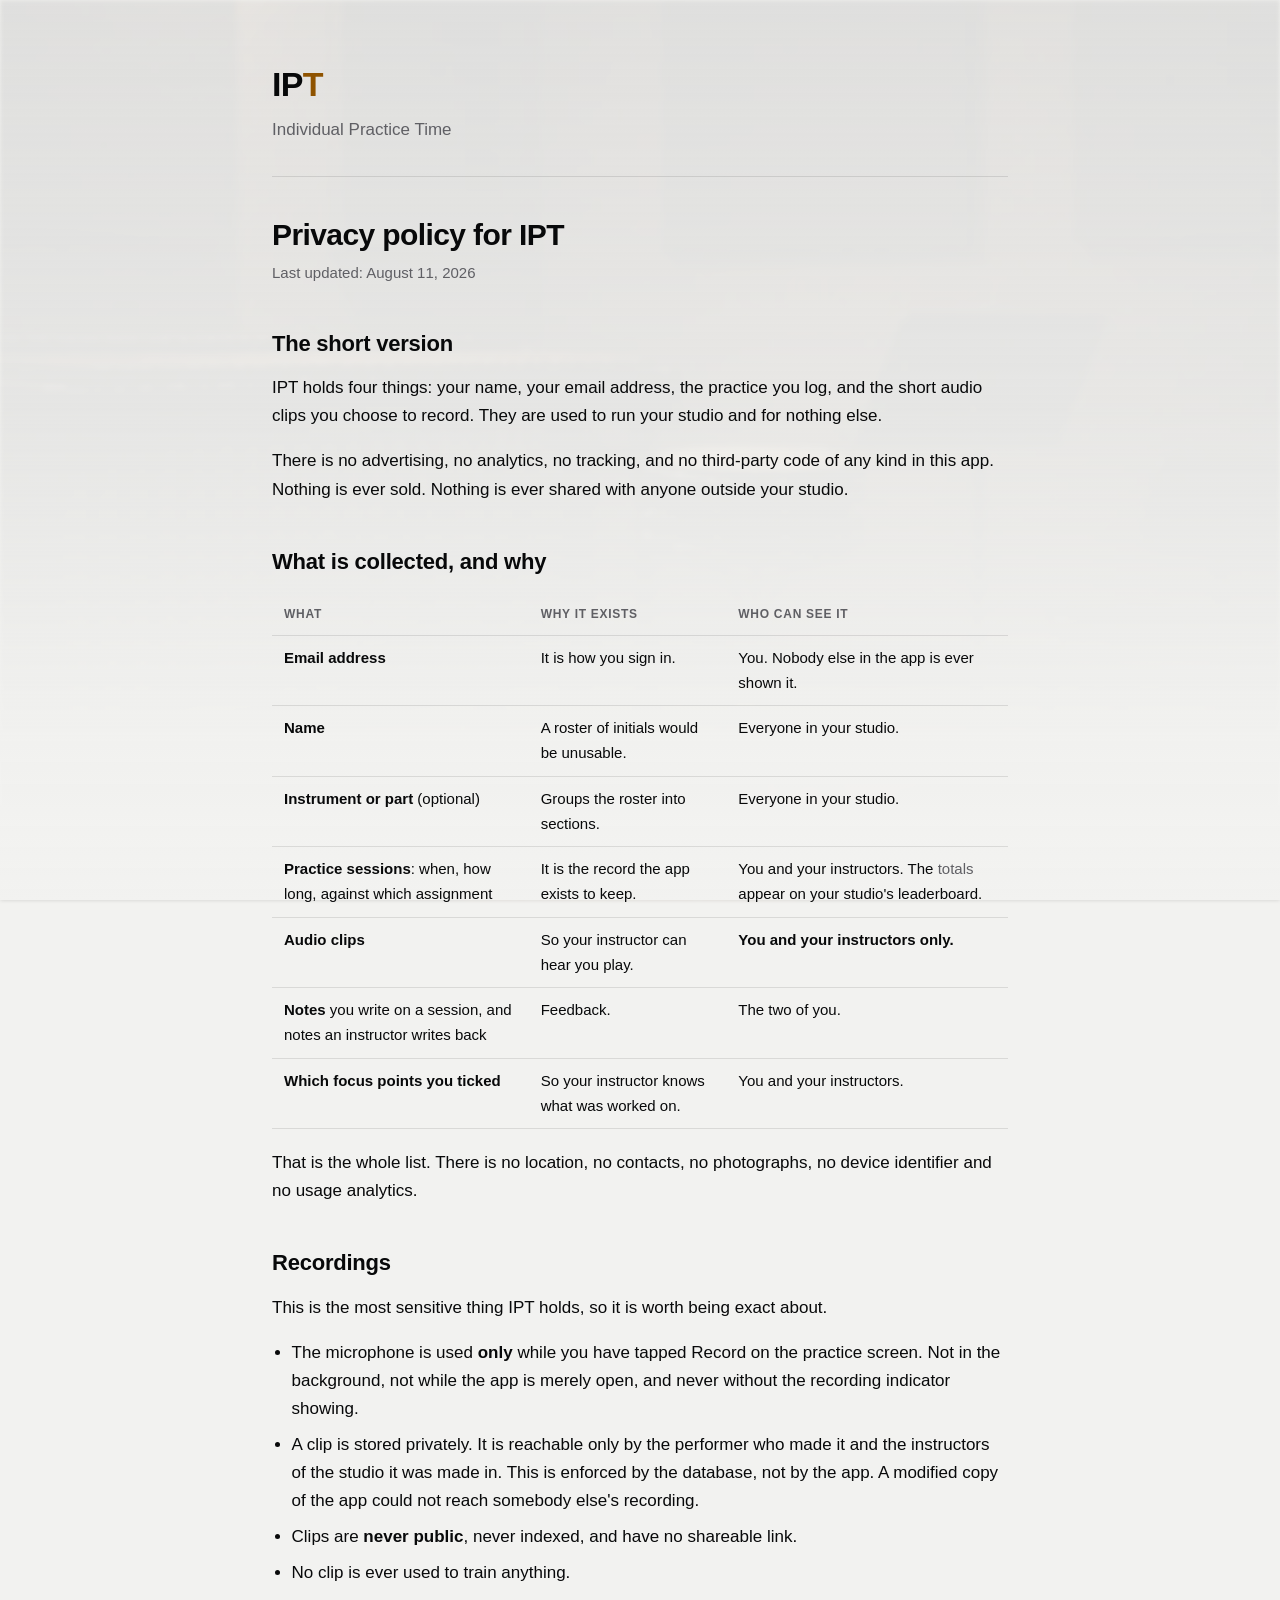
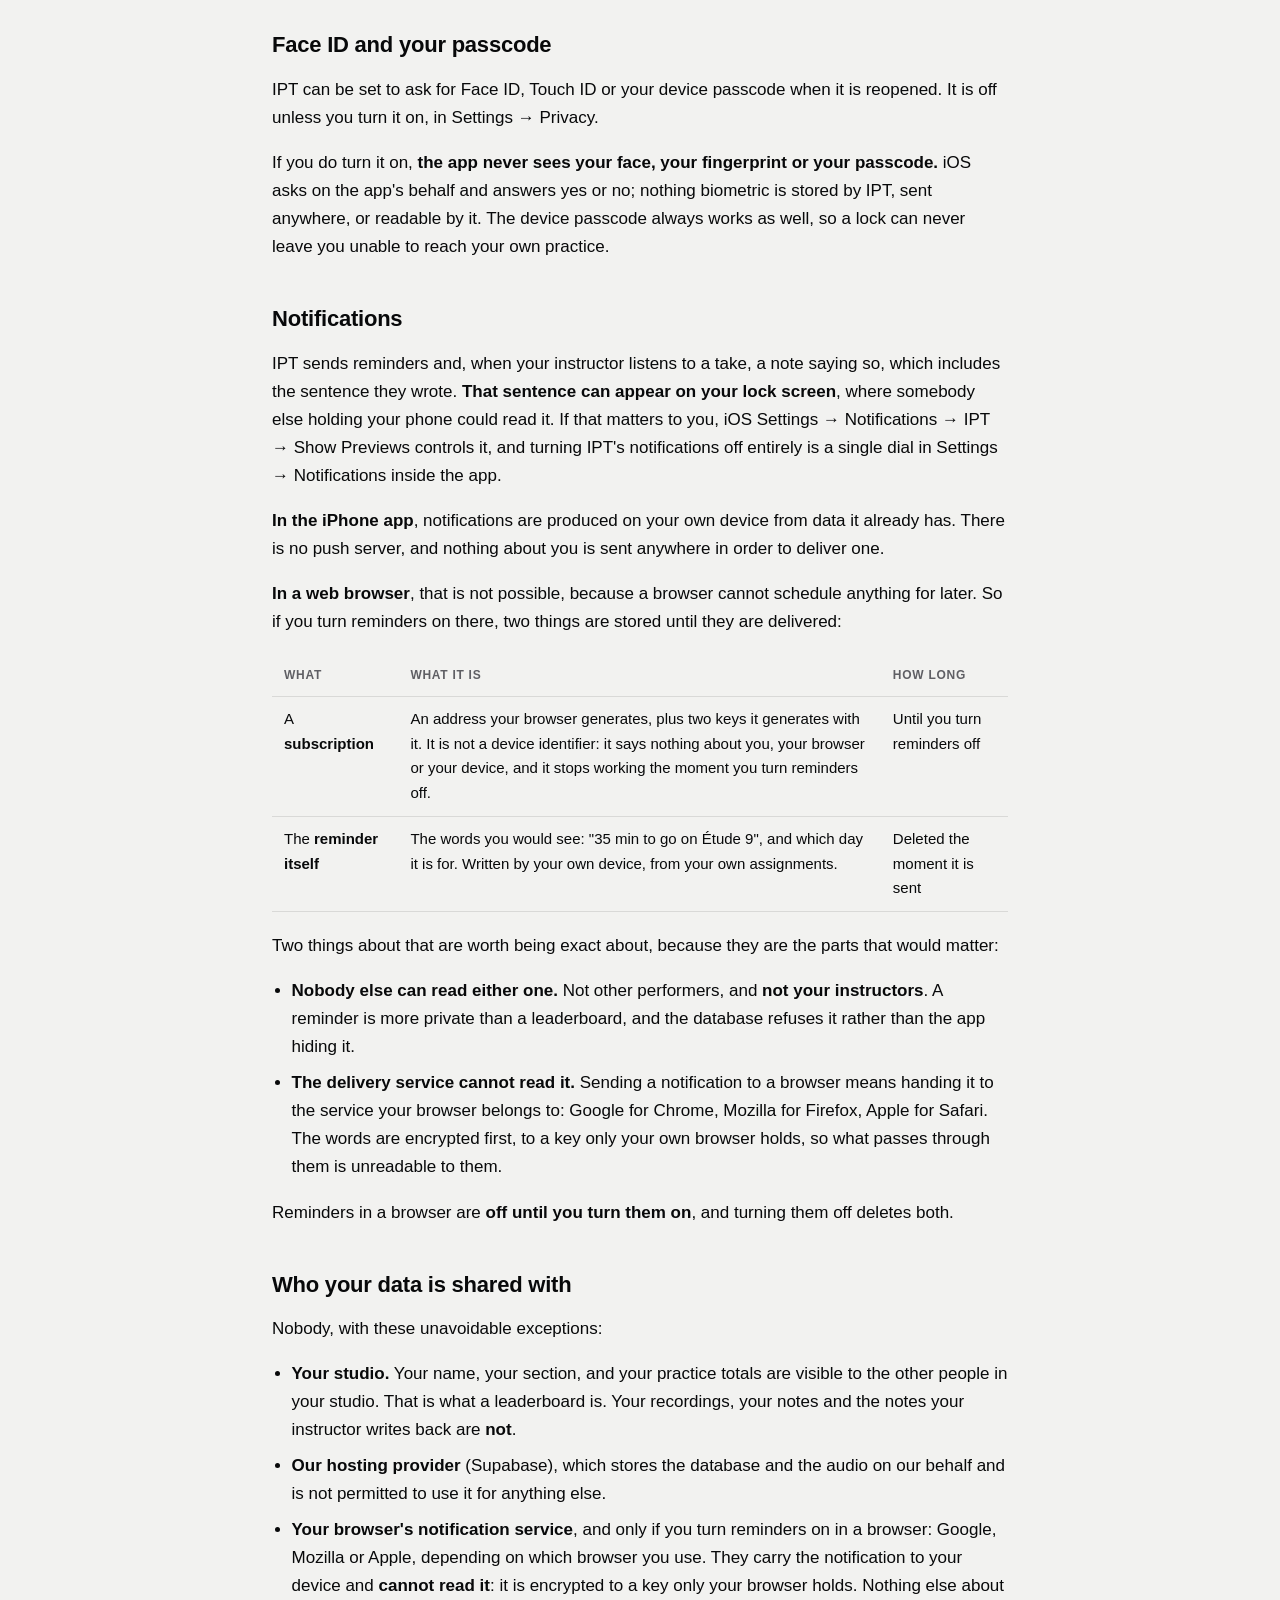
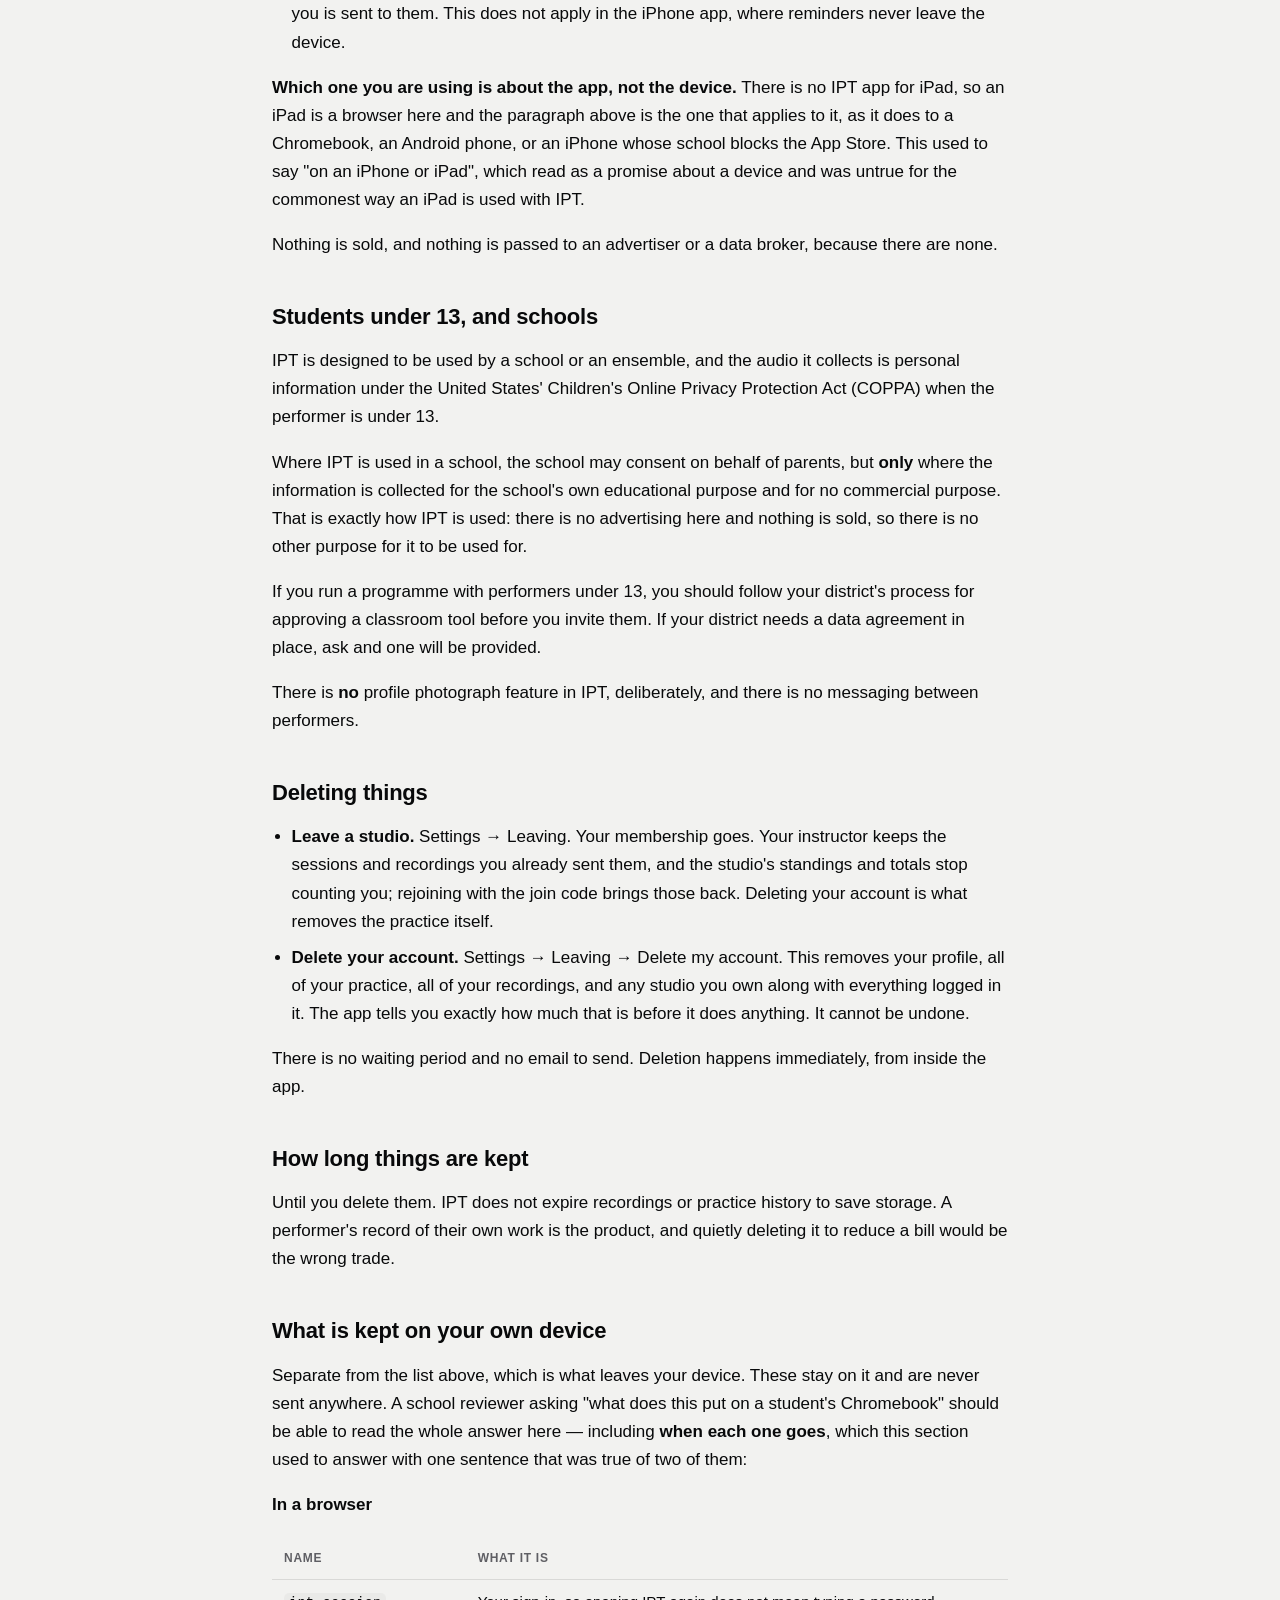
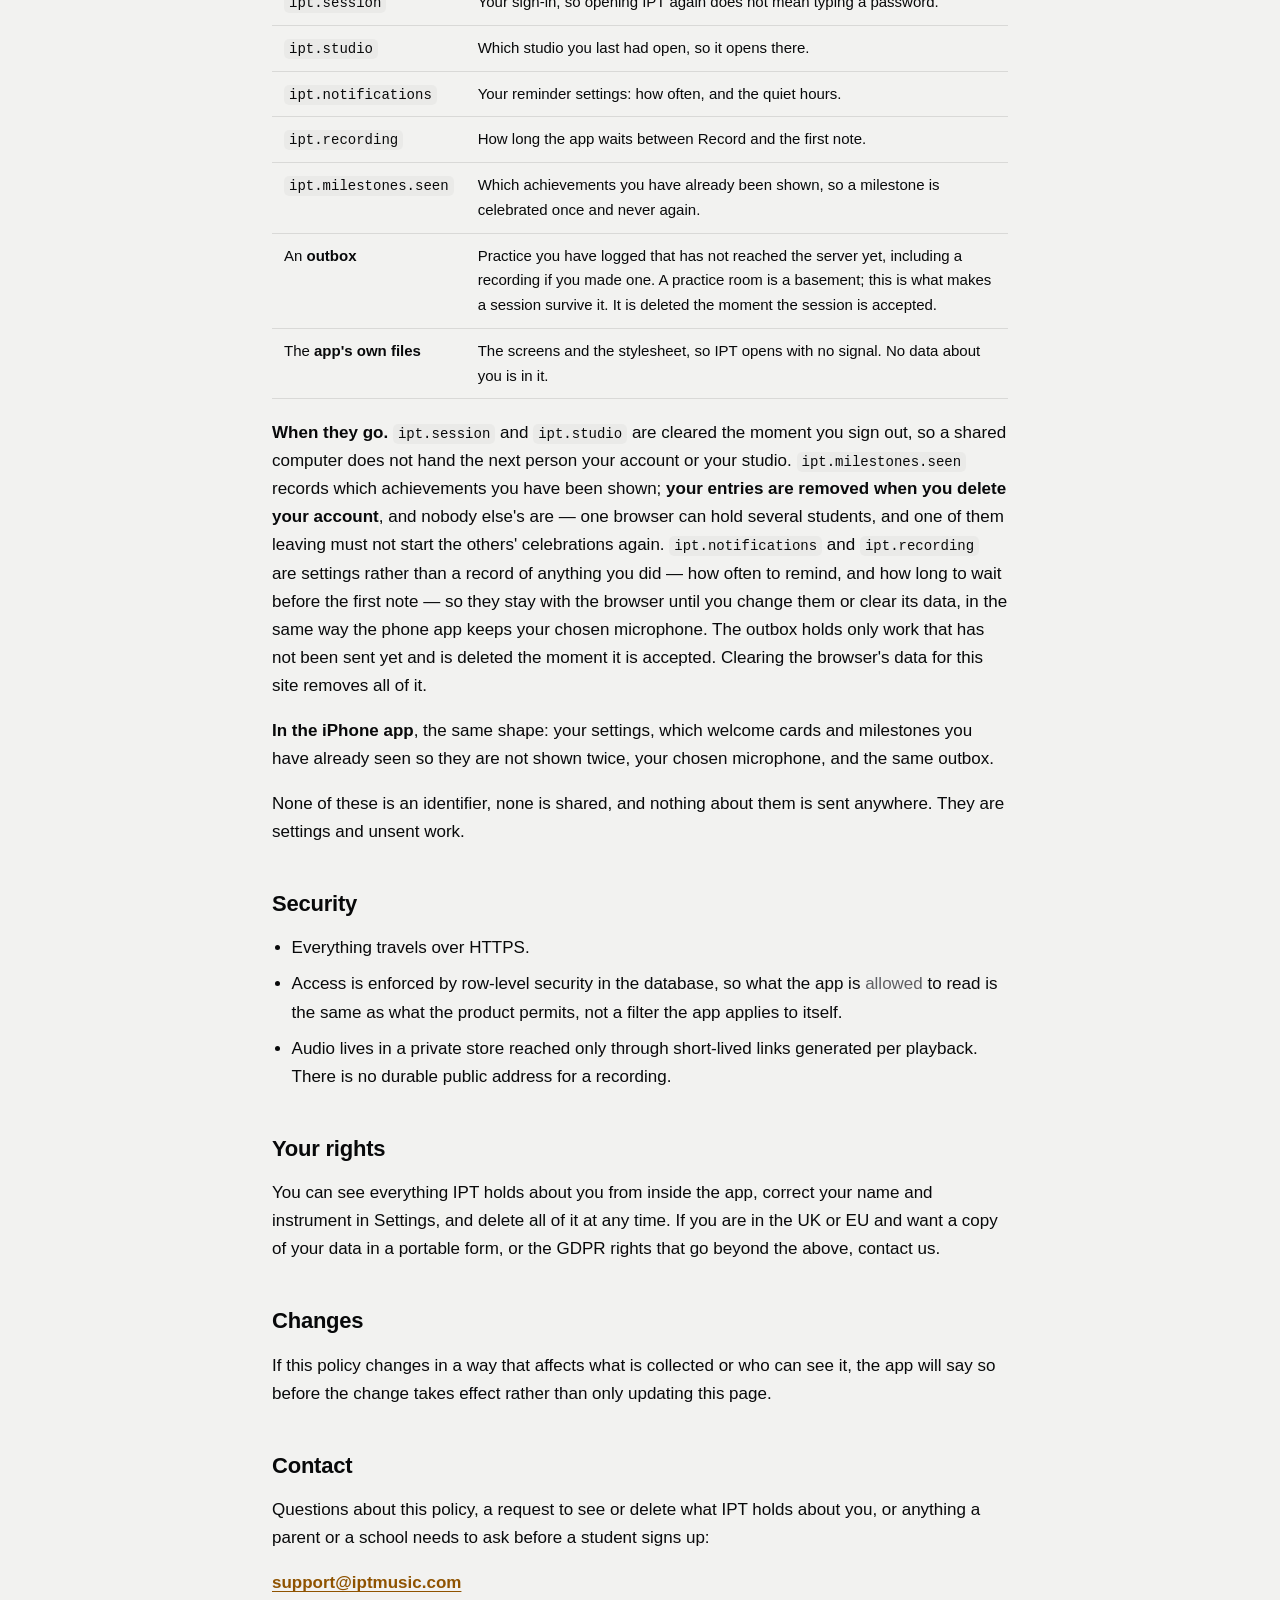
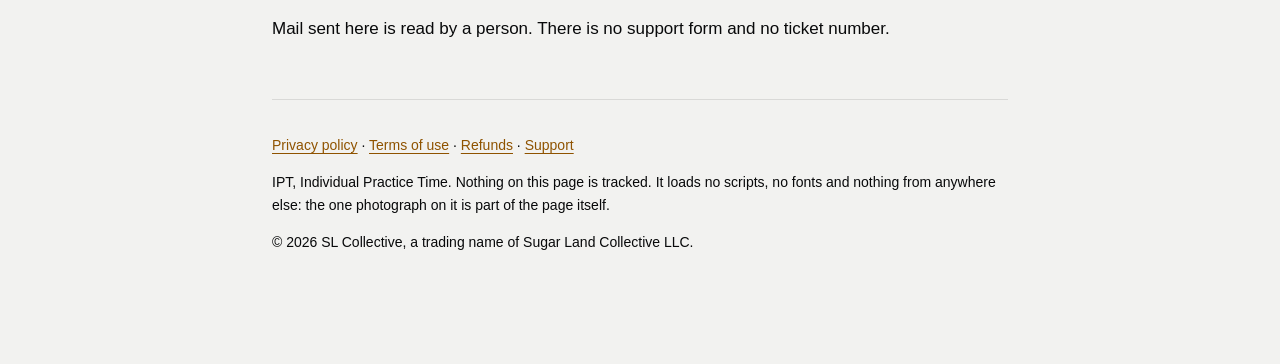
<file: public/privacy/index.html>
<!doctype html>
<html lang="en">
<head>
<meta charset="utf-8">
<meta name="viewport" content="width=device-width, initial-scale=1">
<title>IPT: Individual Practice Time</title>
<link rel="icon" type="image/png" href="[data-uri]">
<meta name="description" content="Privacy policy and support for IPT, Individual Practice Time.">
<style>
  :root {
    color-scheme: light dark;
    --canvas: #F2F2F0;
    --ink: #08090A;
    --muted: #5F5F64;
    --accent: #8F5300;
    --rule: rgba(0,0,0,.10);
    --card: rgba(0,0,0,.03);
  }
  @media (prefers-color-scheme: dark) {
    :root {
      --canvas: #08090A;
      --ink: #F5F5F7;
      --muted: #9C9CA6;
      --accent: #FF9F0A;
      --rule: rgba(255,255,255,.12);
      --card: rgba(255,255,255,.04);
    }
  }
  * { box-sizing: border-box; }

  /* The practice room. Two fixed layers behind everything: the photograph, then a scrim that
     thickens downwards until it reaches flat canvas, so the text at the bottom of a long policy
     never sits on an image at all.

     NOTE: this page is light-first and the app is dark-first, which inverts where the override
     goes: `app.css` states the dark treatment and overrides for light, and here `:root` is light
     with dark in the media query. The numbers are the same numbers, read from that file at build
     time; only which one is the default differs. Getting this backwards is not hypothetical. The
     app shipped the light opacity in dark mode once, and it looked fine, which is the problem. */
  body::before, body::after {
    content: ""; position: fixed; inset: 0; z-index: -1; pointer-events: none;
  }
  body::before {
    background-image: url("[data-uri]");
    background-position: center; background-size: cover; background-repeat: no-repeat;
    opacity: 0.14;
    filter: blur(2px);
  }
  body::after { background: linear-gradient(
    to bottom,
    color-mix(in srgb, var(--canvas) 45%, transparent) 0%,
    color-mix(in srgb, var(--canvas) 65%, transparent) 45%,
    color-mix(in srgb, var(--canvas) 97%, transparent) 82%,
    var(--canvas) 100%
  ); }
  @media (prefers-color-scheme: dark) {
    body::before { opacity: 0.34; }
    body::after { background: linear-gradient(
    to bottom,
    color-mix(in srgb, var(--canvas) 34%, transparent) 0%,
    color-mix(in srgb, var(--canvas) 54%, transparent) 45%,
    color-mix(in srgb, var(--canvas) 97%, transparent) 82%,
    var(--canvas) 100%
  ); }
  }
  @media print {
    /* A privacy policy gets printed and filed by exactly the people this product sells to. */
    body::before, body::after { display: none; }
  }

  body {
    margin: 0; padding: 0 20px 96px;
    background: var(--canvas); color: var(--ink);
    font: 17px/1.65 -apple-system, BlinkMacSystemFont, "Segoe UI", Roboto, Helvetica, Arial, sans-serif;
    -webkit-text-size-adjust: 100%;
  }
  main { max-width: 46rem; margin: 0 auto; }
  header { padding: 56px 0 8px; border-bottom: 1px solid var(--rule); margin-bottom: 32px; }
  .wordmark { font-size: 34px; font-weight: 800; letter-spacing: -.02em; }
  .wordmark span { color: var(--accent); }
  .tagline { color: var(--muted); margin: 4px 0 24px; }
  h1 { font-size: 30px; line-height: 1.2; letter-spacing: -.02em; margin: 40px 0 8px; }
  h2 { font-size: 22px; line-height: 1.25; letter-spacing: -.01em; margin: 44px 0 10px; }
  h3 { font-size: 18px; margin: 32px 0 8px; }
  p, li { color: var(--ink); }
  em { color: var(--muted); font-style: normal; }
  /* A long address is one unbreakable word. support@iptmusic.com is 177px of token that cannot
     wrap, and on a 320px phone it pushed the whole page 75px wider than the screen — the footer,
     the policy and every paragraph on it scrolling sideways. It appears in three places here and
     a fourth arrived with the refund policy. Links break rather than the page does. */
  a { color: var(--accent); text-underline-offset: 3px; overflow-wrap: anywhere; }
  hr { border: 0; border-top: 1px solid var(--rule); margin: 36px 0; }
  ul { padding-left: 1.15em; }
  li { margin: 8px 0; }
  code {
    font: 14px/1.4 ui-monospace, SFMono-Regular, Menlo, monospace;
    background: var(--card); padding: 2px 5px; border-radius: 5px;
  }
  /* `max-width: 100%` as well as the scroll: a wrapper that may grow to its content's width
     scrolls *and* widens the page, which is the half that makes the whole document slide. */
  .table-wrap { overflow-x: auto; max-width: 100%; margin: 20px 0; }
  table { border-collapse: collapse; width: 100%; font-size: 15px; }
  th, td { text-align: left; padding: 10px 12px; border-bottom: 1px solid var(--rule); vertical-align: top; }
  th { font-size: 12px; letter-spacing: .06em; text-transform: uppercase; color: var(--muted); font-weight: 600; }
  .landing { margin: 8px 0 34px; }
  .thesis { font-size: 24px; font-weight: 700; line-height: 1.25; margin: 0 0 6px; }
  .thesis-detail { color: var(--muted); margin: 0 0 22px; }
  .card {
    /* Opaque `--canvas`, same reasoning as `.support` below: the contrast floor was measured
       against it, and a translucent panel over the photograph is where that quietly stops. */
    background: var(--canvas); border: 1px solid var(--rule); border-radius: 14px;
    padding: 16px 18px; margin: 0 0 12px;
  }
  .card h3 { margin: 0 0 6px; font-size: 16px; }
  .card p { margin: 0; color: var(--muted); }
  .offer { font-weight: 700; margin: 22px 0 16px; }
  .offer-detail { color: var(--muted); margin: 0 0 16px; }
  .cta-button {
    display: inline-block; background: var(--accent); color: #17130c;
    padding: 14px 28px; border-radius: 999px; font-weight: 700; font-size: 17px;
    text-decoration: none; min-height: 44px; line-height: 1.2;
  }
  .cta-note { color: var(--muted); font-size: 15px; margin: 12px 0 0; }
  .cta { margin: 0; }
  .cta a { color: var(--accent); font-weight: 700; }
  .support {
    /* Opaque, not `--card`. A translucent panel over a photograph is where a measured contrast
       floor quietly stops holding. The scrim governs the page background, not what is composited
       on top of it. `--canvas` is the color the measurement was taken against. */
    background: var(--canvas); border: 1px solid var(--rule); border-radius: 14px;
    padding: 20px 22px; margin: 40px 0 0;
  }
  .support h2 { margin-top: 0; }
  .updated { color: var(--muted); font-size: 15px; margin: 0 0 8px; }
  footer { color: var(--muted); font-size: 14px; margin-top: 56px; padding-top: 20px; border-top: 1px solid var(--rule); }
</style>
</head>
<body>
<main>
  <header>
    <div class="wordmark"><a href="/" style="text-decoration:none;color:inherit">IP<span>T</span></a></div>
    <p class="tagline">Individual Practice Time</p>
  </header>

  <section class="doc">
  <h1>Privacy policy for IPT</h1>
  <p class="updated">Last updated: August 11, 2026</p>
<h2>The short version</h2>
<p>IPT holds four things: your name, your email address, the practice you log, and the short audio clips you choose to record. They are used to run your studio and for nothing else.</p>
<p>There is no advertising, no analytics, no tracking, and no third-party code of any kind in this app. Nothing is ever sold. Nothing is ever shared with anyone outside your studio.</p>
<h2>What is collected, and why</h2>
<div class=table-wrap><table><thead><tr><th>What</th><th>Why it exists</th><th>Who can see it</th></tr></thead><tbody>
<tr><td><strong>Email address</strong></td><td>It is how you sign in.</td><td>You. Nobody else in the app is ever shown it.</td></tr>
<tr><td><strong>Name</strong></td><td>A roster of initials would be unusable.</td><td>Everyone in your studio.</td></tr>
<tr><td><strong>Instrument or part</strong> (optional)</td><td>Groups the roster into sections.</td><td>Everyone in your studio.</td></tr>
<tr><td><strong>Practice sessions</strong>: when, how long, against which assignment</td><td>It is the record the app exists to keep.</td><td>You and your instructors. The <em>totals</em> appear on your studio's leaderboard.</td></tr>
<tr><td><strong>Audio clips</strong></td><td>So your instructor can hear you play.</td><td><strong>You and your instructors only.</strong></td></tr>
<tr><td><strong>Notes</strong> you write on a session, and notes an instructor writes back</td><td>Feedback.</td><td>The two of you.</td></tr>
<tr><td><strong>Which focus points you ticked</strong></td><td>So your instructor knows what was worked on.</td><td>You and your instructors.</td></tr>
</tbody></table></div>
<p>That is the whole list. There is no location, no contacts, no photographs, no device identifier and no usage analytics.</p>
<h2>Recordings</h2>
<p>This is the most sensitive thing IPT holds, so it is worth being exact about.</p>
<ul>
<li>The microphone is used <strong>only</strong> while you have tapped Record on the practice screen. Not in the background, not while the app is merely open, and never without the recording indicator showing.
<li>A clip is stored privately. It is reachable only by the performer who made it and the instructors of the studio it was made in. This is enforced by the database, not by the app. A modified copy of the app could not reach somebody else's recording.
<li>Clips are <strong>never public</strong>, never indexed, and have no shareable link.
<li>No clip is ever used to train anything.
</ul>
<h2>Face ID and your passcode</h2>
<p>IPT can be set to ask for Face ID, Touch ID or your device passcode when it is reopened. It is off unless you turn it on, in Settings → Privacy.</p>
<p>If you do turn it on, <strong>the app never sees your face, your fingerprint or your passcode.</strong> iOS asks on the app's behalf and answers yes or no; nothing biometric is stored by IPT, sent anywhere, or readable by it. The device passcode always works as well, so a lock can never leave you unable to reach your own practice.</p>
<h2>Notifications</h2>
<p>IPT sends reminders and, when your instructor listens to a take, a note saying so, which includes the sentence they wrote. <strong>That sentence can appear on your lock screen</strong>, where somebody else holding your phone could read it. If that matters to you, iOS Settings → Notifications → IPT → Show Previews controls it, and turning IPT's notifications off entirely is a single dial in Settings → Notifications inside the app.</p>
<p><strong>In the iPhone app</strong>, notifications are produced on your own device from data it already has. There is no push server, and nothing about you is sent anywhere in order to deliver one.</p>
<p><strong>In a web browser</strong>, that is not possible, because a browser cannot schedule anything for later. So if you turn reminders on there, two things are stored until they are delivered:</p>
<div class=table-wrap><table><thead><tr><th>What</th><th>What it is</th><th>How long</th></tr></thead><tbody>
<tr><td>A <strong>subscription</strong></td><td>An address your browser generates, plus two keys it generates with it. It is not a device identifier: it says nothing about you, your browser or your device, and it stops working the moment you turn reminders off.</td><td>Until you turn reminders off</td></tr>
<tr><td>The <strong>reminder itself</strong></td><td>The words you would see: "35 min to go on Étude 9", and which day it is for. Written by your own device, from your own assignments.</td><td>Deleted the moment it is sent</td></tr>
</tbody></table></div>
<p>Two things about that are worth being exact about, because they are the parts that would matter:</p>
<ul>
<li><strong>Nobody else can read either one.</strong> Not other performers, and <strong>not your instructors</strong>. A reminder is more private than a leaderboard, and the database refuses it rather than the app hiding it.
<li><strong>The delivery service cannot read it.</strong> Sending a notification to a browser means handing it to the service your browser belongs to: Google for Chrome, Mozilla for Firefox, Apple for Safari. The words are encrypted first, to a key only your own browser holds, so what passes through them is unreadable to them.
</ul>
<p>Reminders in a browser are <strong>off until you turn them on</strong>, and turning them off deletes both.</p>
<h2>Who your data is shared with</h2>
<p>Nobody, with these unavoidable exceptions:</p>
<ul>
<li><strong>Your studio.</strong> Your name, your section, and your practice totals are visible to the other people in your studio. That is what a leaderboard is. Your recordings, your notes and the notes your instructor writes back are <strong>not</strong>.
<li><strong>Our hosting provider</strong> (Supabase), which stores the database and the audio on our behalf and is not permitted to use it for anything else.
<li><strong>Your browser's notification service</strong>, and only if you turn reminders on in a browser: Google, Mozilla or Apple, depending on which browser you use. They carry the notification to your device and <strong>cannot read it</strong>: it is encrypted to a key only your browser holds. Nothing else about you is sent to them. This does not apply in the iPhone app, where reminders never leave the device.
</ul>
<p><strong>Which one you are using is about the app, not the device.</strong> There is no IPT app for iPad, so an iPad is a browser here and the paragraph above is the one that applies to it, as it does to a Chromebook, an Android phone, or an iPhone whose school blocks the App Store. This used to say "on an iPhone or iPad", which read as a promise about a device and was untrue for the commonest way an iPad is used with IPT.</p>
<p>Nothing is sold, and nothing is passed to an advertiser or a data broker, because there are none.</p>
<h2>Students under 13, and schools</h2>
<p>IPT is designed to be used by a school or an ensemble, and the audio it collects is personal information under the United States' Children's Online Privacy Protection Act (COPPA) when the performer is under 13.</p>
<p>Where IPT is used in a school, the school may consent on behalf of parents, but <strong>only</strong> where the information is collected for the school's own educational purpose and for no commercial purpose. That is exactly how IPT is used: there is no advertising here and nothing is sold, so there is no other purpose for it to be used for.</p>
<p>If you run a programme with performers under 13, you should follow your district's process for approving a classroom tool before you invite them. If your district needs a data agreement in place, ask and one will be provided.</p>
<p>There is <strong>no</strong> profile photograph feature in IPT, deliberately, and there is no messaging between performers.</p>
<h2>Deleting things</h2>
<ul>
<li><strong>Leave a studio.</strong> Settings → Leaving. Your membership goes. Your instructor keeps the sessions and recordings you already sent them, and the studio's standings and totals stop counting you; rejoining with the join code brings those back. Deleting your account is what removes the practice itself.
<li><strong>Delete your account.</strong> Settings → Leaving → Delete my account. This removes your profile, all of your practice, all of your recordings, and any studio you own along with everything logged in it. The app tells you exactly how much that is before it does anything. It cannot be undone.
</ul>
<p>There is no waiting period and no email to send. Deletion happens immediately, from inside the app.</p>
<h2>How long things are kept</h2>
<p>Until you delete them. IPT does not expire recordings or practice history to save storage. A performer's record of their own work is the product, and quietly deleting it to reduce a bill would be the wrong trade.</p>
<h2>What is kept on your own device</h2>
<p>Separate from the list above, which is what leaves your device. These stay on it and are never sent anywhere. A school reviewer asking "what does this put on a student's Chromebook" should be able to read the whole answer here — including <strong>when each one goes</strong>, which this section used to answer with one sentence that was true of two of them:</p>
<p><strong>In a browser</strong></p>
<div class=table-wrap><table><thead><tr><th>Name</th><th>What it is</th></tr></thead><tbody>
<tr><td><code>ipt.session</code></td><td>Your sign-in, so opening IPT again does not mean typing a password.</td></tr>
<tr><td><code>ipt.studio</code></td><td>Which studio you last had open, so it opens there.</td></tr>
<tr><td><code>ipt.notifications</code></td><td>Your reminder settings: how often, and the quiet hours.</td></tr>
<tr><td><code>ipt.recording</code></td><td>How long the app waits between Record and the first note.</td></tr>
<tr><td><code>ipt.milestones.seen</code></td><td>Which achievements you have already been shown, so a milestone is celebrated once and never again.</td></tr>
<tr><td>An <strong>outbox</strong></td><td>Practice you have logged that has not reached the server yet, including a recording if you made one. A practice room is a basement; this is what makes a session survive it. It is deleted the moment the session is accepted.</td></tr>
<tr><td>The <strong>app's own files</strong></td><td>The screens and the stylesheet, so IPT opens with no signal. No data about you is in it.</td></tr>
</tbody></table></div>
<p><strong>When they go.</strong> <code>ipt.session</code> and <code>ipt.studio</code> are cleared the moment you sign out, so a shared computer does not hand the next person your account or your studio. <code>ipt.milestones.seen</code> records which achievements you have been shown; <strong>your entries are removed when you delete your account</strong>, and nobody else's are — one browser can hold several students, and one of them leaving must not start the others' celebrations again. <code>ipt.notifications</code> and <code>ipt.recording</code> are settings rather than a record of anything you did — how often to remind, and how long to wait before the first note — so they stay with the browser until you change them or clear its data, in the same way the phone app keeps your chosen microphone. The outbox holds only work that has not been sent yet and is deleted the moment it is accepted. Clearing the browser's data for this site removes all of it.</p>
<p><strong>In the iPhone app</strong>, the same shape: your settings, which welcome cards and milestones you have already seen so they are not shown twice, your chosen microphone, and the same outbox.</p>
<p>None of these is an identifier, none is shared, and nothing about them is sent anywhere. They are settings and unsent work.</p>
<h2>Security</h2>
<ul>
<li>Everything travels over HTTPS.
<li>Access is enforced by row-level security in the database, so what the app is <em>allowed</em> to read is the same as what the product permits, not a filter the app applies to itself.
<li>Audio lives in a private store reached only through short-lived links generated per playback. There is no durable public address for a recording.
</ul>
<h2>Your rights</h2>
<p>You can see everything IPT holds about you from inside the app, correct your name and instrument in Settings, and delete all of it at any time. If you are in the UK or EU and want a copy of your data in a portable form, or the GDPR rights that go beyond the above, contact us.</p>
<h2>Changes</h2>
<p>If this policy changes in a way that affects what is collected or who can see it, the app will say so before the change takes effect rather than only updating this page.</p>
<h2>Contact</h2>
<p>Questions about this policy, a request to see or delete what IPT holds about you, or anything a parent or a school needs to ask before a student signs up:</p>
<p><strong><a href="mailto:support@iptmusic.com">support@iptmusic.com</a></strong></p>
<p>Mail sent here is read by a person. There is no support form and no ticket number.</p>
  </section>

  <footer>
  <p><a href="/privacy">Privacy policy</a> &middot; <a href="/terms">Terms of use</a> &middot;
  <a href="/refunds">Refunds</a> &middot; <a href="#support">Support</a></p>
  <p>IPT, Individual Practice Time. Nothing on this page is tracked. It loads no scripts, no
  fonts and nothing from anywhere else: the one photograph on it is part of the page itself.</p>
  <p>© 2026 SL Collective, a trading name of Sugar Land Collective LLC.</p>
  </footer>
</main>
</body>
</html>
</file>
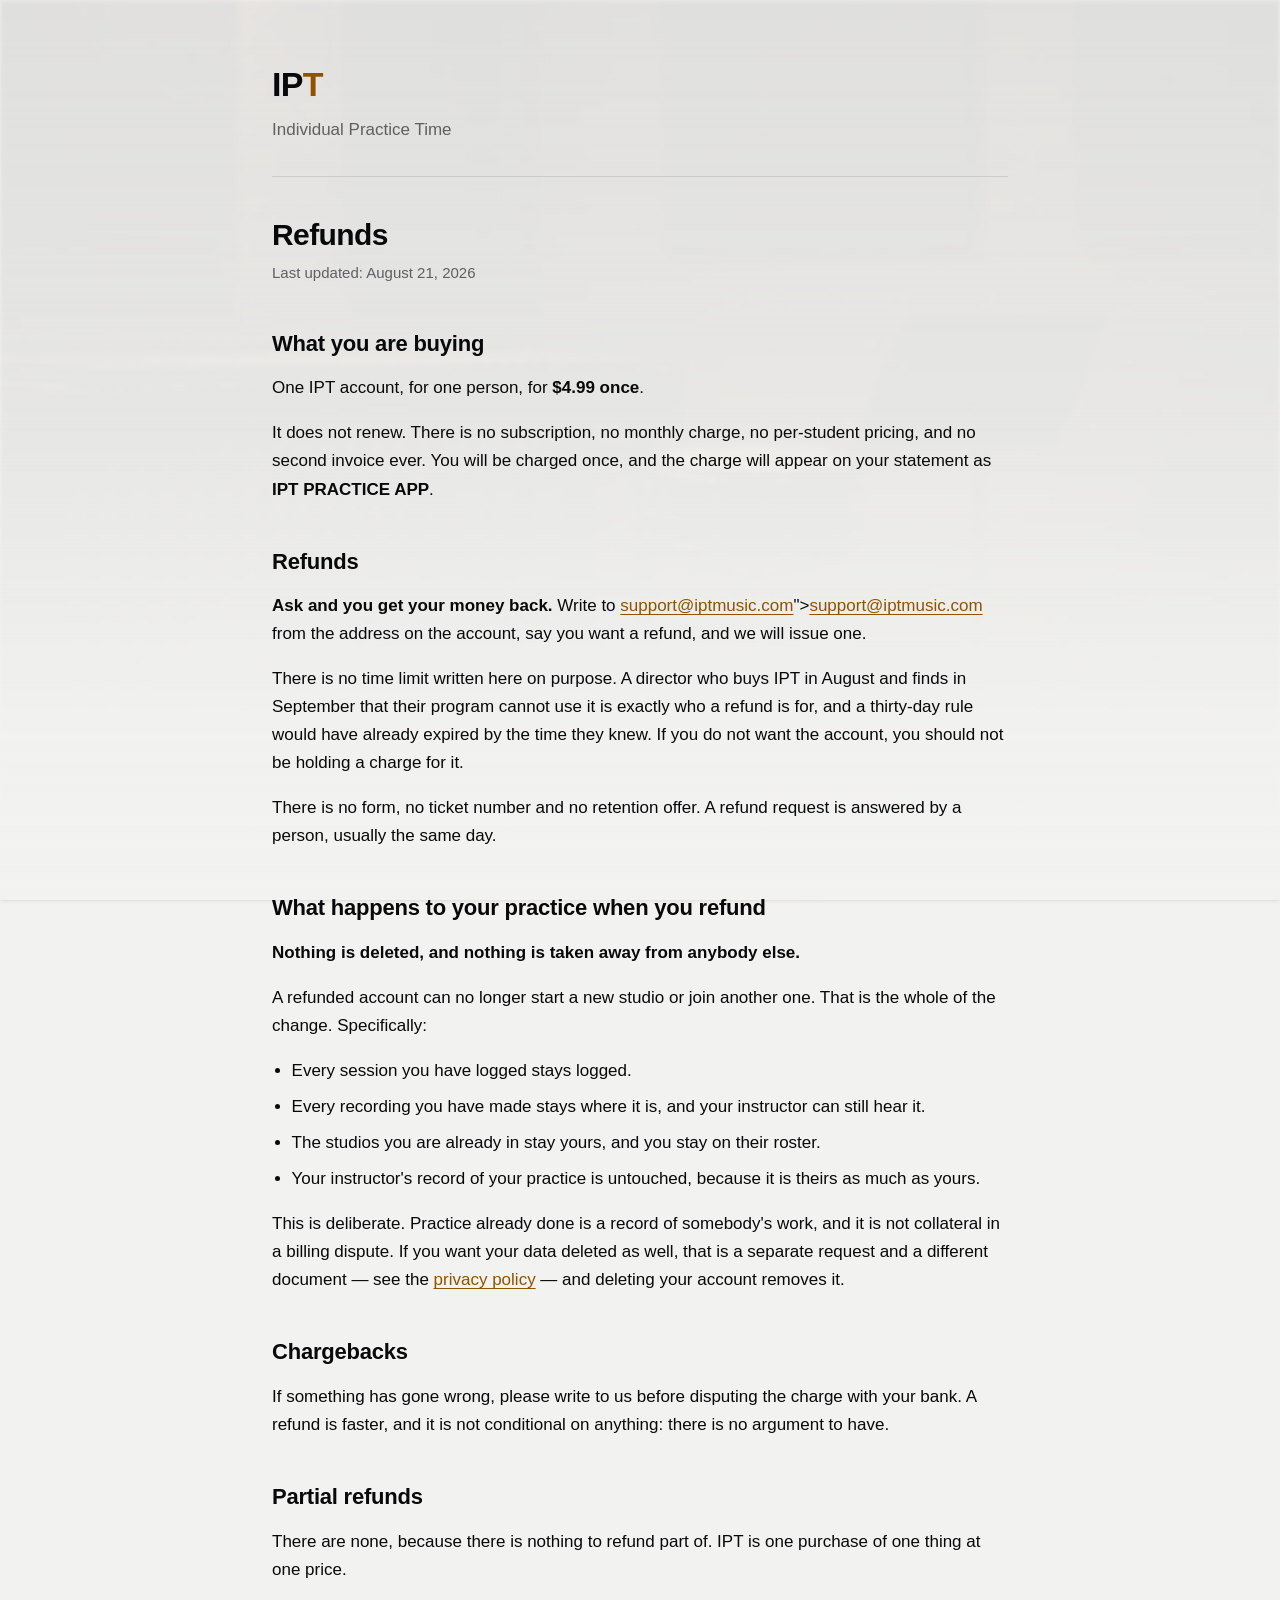
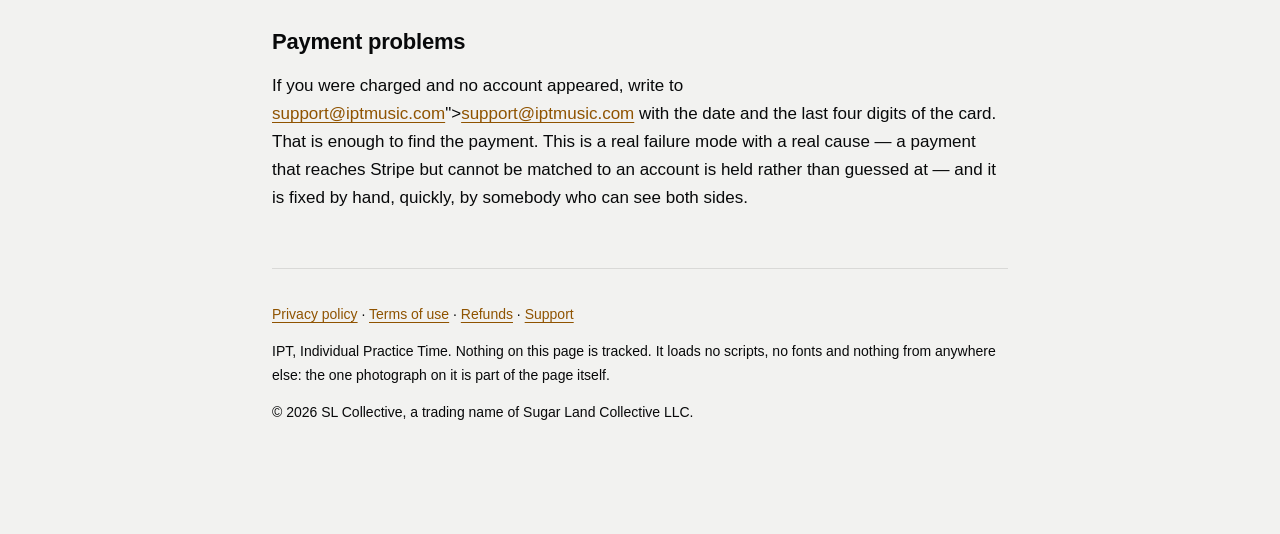
<file: public/refunds/index.html>
<!doctype html>
<html lang="en">
<head>
<meta charset="utf-8">
<meta name="viewport" content="width=device-width, initial-scale=1">
<title>IPT: Individual Practice Time</title>
<link rel="icon" type="image/png" href="[data-uri]">
<meta name="description" content="Privacy policy and support for IPT, Individual Practice Time.">
<style>
  :root {
    color-scheme: light dark;
    --canvas: #F2F2F0;
    --ink: #08090A;
    --muted: #5F5F64;
    --accent: #8F5300;
    --rule: rgba(0,0,0,.10);
    --card: rgba(0,0,0,.03);
  }
  @media (prefers-color-scheme: dark) {
    :root {
      --canvas: #08090A;
      --ink: #F5F5F7;
      --muted: #9C9CA6;
      --accent: #FF9F0A;
      --rule: rgba(255,255,255,.12);
      --card: rgba(255,255,255,.04);
    }
  }
  * { box-sizing: border-box; }

  /* The practice room. Two fixed layers behind everything: the photograph, then a scrim that
     thickens downwards until it reaches flat canvas, so the text at the bottom of a long policy
     never sits on an image at all.

     NOTE: this page is light-first and the app is dark-first, which inverts where the override
     goes: `app.css` states the dark treatment and overrides for light, and here `:root` is light
     with dark in the media query. The numbers are the same numbers, read from that file at build
     time; only which one is the default differs. Getting this backwards is not hypothetical. The
     app shipped the light opacity in dark mode once, and it looked fine, which is the problem. */
  body::before, body::after {
    content: ""; position: fixed; inset: 0; z-index: -1; pointer-events: none;
  }
  body::before {
    background-image: url("[data-uri]");
    background-position: center; background-size: cover; background-repeat: no-repeat;
    opacity: 0.14;
    filter: blur(2px);
  }
  body::after { background: linear-gradient(
    to bottom,
    color-mix(in srgb, var(--canvas) 45%, transparent) 0%,
    color-mix(in srgb, var(--canvas) 65%, transparent) 45%,
    color-mix(in srgb, var(--canvas) 97%, transparent) 82%,
    var(--canvas) 100%
  ); }
  @media (prefers-color-scheme: dark) {
    body::before { opacity: 0.34; }
    body::after { background: linear-gradient(
    to bottom,
    color-mix(in srgb, var(--canvas) 34%, transparent) 0%,
    color-mix(in srgb, var(--canvas) 54%, transparent) 45%,
    color-mix(in srgb, var(--canvas) 97%, transparent) 82%,
    var(--canvas) 100%
  ); }
  }
  @media print {
    /* A privacy policy gets printed and filed by exactly the people this product sells to. */
    body::before, body::after { display: none; }
  }

  body {
    margin: 0; padding: 0 20px 96px;
    background: var(--canvas); color: var(--ink);
    font: 17px/1.65 -apple-system, BlinkMacSystemFont, "Segoe UI", Roboto, Helvetica, Arial, sans-serif;
    -webkit-text-size-adjust: 100%;
  }
  main { max-width: 46rem; margin: 0 auto; }
  header { padding: 56px 0 8px; border-bottom: 1px solid var(--rule); margin-bottom: 32px; }
  .wordmark { font-size: 34px; font-weight: 800; letter-spacing: -.02em; }
  .wordmark span { color: var(--accent); }
  .tagline { color: var(--muted); margin: 4px 0 24px; }
  h1 { font-size: 30px; line-height: 1.2; letter-spacing: -.02em; margin: 40px 0 8px; }
  h2 { font-size: 22px; line-height: 1.25; letter-spacing: -.01em; margin: 44px 0 10px; }
  h3 { font-size: 18px; margin: 32px 0 8px; }
  p, li { color: var(--ink); }
  em { color: var(--muted); font-style: normal; }
  /* A long address is one unbreakable word. support@iptmusic.com is 177px of token that cannot
     wrap, and on a 320px phone it pushed the whole page 75px wider than the screen — the footer,
     the policy and every paragraph on it scrolling sideways. It appears in three places here and
     a fourth arrived with the refund policy. Links break rather than the page does. */
  a { color: var(--accent); text-underline-offset: 3px; overflow-wrap: anywhere; }
  hr { border: 0; border-top: 1px solid var(--rule); margin: 36px 0; }
  ul { padding-left: 1.15em; }
  li { margin: 8px 0; }
  code {
    font: 14px/1.4 ui-monospace, SFMono-Regular, Menlo, monospace;
    background: var(--card); padding: 2px 5px; border-radius: 5px;
  }
  /* `max-width: 100%` as well as the scroll: a wrapper that may grow to its content's width
     scrolls *and* widens the page, which is the half that makes the whole document slide. */
  .table-wrap { overflow-x: auto; max-width: 100%; margin: 20px 0; }
  table { border-collapse: collapse; width: 100%; font-size: 15px; }
  th, td { text-align: left; padding: 10px 12px; border-bottom: 1px solid var(--rule); vertical-align: top; }
  th { font-size: 12px; letter-spacing: .06em; text-transform: uppercase; color: var(--muted); font-weight: 600; }
  .landing { margin: 8px 0 34px; }
  .thesis { font-size: 24px; font-weight: 700; line-height: 1.25; margin: 0 0 6px; }
  .thesis-detail { color: var(--muted); margin: 0 0 22px; }
  .card {
    /* Opaque `--canvas`, same reasoning as `.support` below: the contrast floor was measured
       against it, and a translucent panel over the photograph is where that quietly stops. */
    background: var(--canvas); border: 1px solid var(--rule); border-radius: 14px;
    padding: 16px 18px; margin: 0 0 12px;
  }
  .card h3 { margin: 0 0 6px; font-size: 16px; }
  .card p { margin: 0; color: var(--muted); }
  .offer { font-weight: 700; margin: 22px 0 16px; }
  .offer-detail { color: var(--muted); margin: 0 0 16px; }
  .cta-button {
    display: inline-block; background: var(--accent); color: #17130c;
    padding: 14px 28px; border-radius: 999px; font-weight: 700; font-size: 17px;
    text-decoration: none; min-height: 44px; line-height: 1.2;
  }
  .cta-note { color: var(--muted); font-size: 15px; margin: 12px 0 0; }
  .cta { margin: 0; }
  .cta a { color: var(--accent); font-weight: 700; }
  .support {
    /* Opaque, not `--card`. A translucent panel over a photograph is where a measured contrast
       floor quietly stops holding. The scrim governs the page background, not what is composited
       on top of it. `--canvas` is the color the measurement was taken against. */
    background: var(--canvas); border: 1px solid var(--rule); border-radius: 14px;
    padding: 20px 22px; margin: 40px 0 0;
  }
  .support h2 { margin-top: 0; }
  .updated { color: var(--muted); font-size: 15px; margin: 0 0 8px; }
  footer { color: var(--muted); font-size: 14px; margin-top: 56px; padding-top: 20px; border-top: 1px solid var(--rule); }
</style>
</head>
<body>
<main>
  <header>
    <div class="wordmark"><a href="/" style="text-decoration:none;color:inherit">IP<span>T</span></a></div>
    <p class="tagline">Individual Practice Time</p>
  </header>

  <section class="doc">
  <h1>Refunds</h1>
  <p class="updated">Last updated: August 21, 2026</p>
<h2>What you are buying</h2>
<p>One IPT account, for one person, for <strong>$4.99 once</strong>.</p>
<p>It does not renew. There is no subscription, no monthly charge, no per-student pricing, and no second invoice ever. You will be charged once, and the charge will appear on your statement as <strong>IPT PRACTICE APP</strong>.</p>
<h2>Refunds</h2>
<p><strong>Ask and you get your money back.</strong> Write to <a href="mailto:<a href="mailto:support@iptmusic.com">support@iptmusic.com</a>"><a href="mailto:support@iptmusic.com">support@iptmusic.com</a></a> from the address on the account, say you want a refund, and we will issue one.</p>
<p>There is no time limit written here on purpose. A director who buys IPT in August and finds in September that their program cannot use it is exactly who a refund is for, and a thirty-day rule would have already expired by the time they knew. If you do not want the account, you should not be holding a charge for it.</p>
<p>There is no form, no ticket number and no retention offer. A refund request is answered by a person, usually the same day.</p>
<h2>What happens to your practice when you refund</h2>
<p><strong>Nothing is deleted, and nothing is taken away from anybody else.</strong></p>
<p>A refunded account can no longer start a new studio or join another one. That is the whole of the change. Specifically:</p>
<ul>
<li>Every session you have logged stays logged.
<li>Every recording you have made stays where it is, and your instructor can still hear it.
<li>The studios you are already in stay yours, and you stay on their roster.
<li>Your instructor's record of your practice is untouched, because it is theirs as much as yours.
</ul>
<p>This is deliberate. Practice already done is a record of somebody's work, and it is not collateral in a billing dispute. If you want your data deleted as well, that is a separate request and a different document — see the <a href="/privacy">privacy policy</a> — and deleting your account removes it.</p>
<h2>Chargebacks</h2>
<p>If something has gone wrong, please write to us before disputing the charge with your bank. A refund is faster, and it is not conditional on anything: there is no argument to have.</p>
<h2>Partial refunds</h2>
<p>There are none, because there is nothing to refund part of. IPT is one purchase of one thing at one price.</p>
<h2>Payment problems</h2>
<p>If you were charged and no account appeared, write to <a href="mailto:<a href="mailto:support@iptmusic.com">support@iptmusic.com</a>"><a href="mailto:support@iptmusic.com">support@iptmusic.com</a></a> with the date and the last four digits of the card. That is enough to find the payment. This is a real failure mode with a real cause — a payment that reaches Stripe but cannot be matched to an account is held rather than guessed at — and it is fixed by hand, quickly, by somebody who can see both sides.</p>
  </section>

  <footer>
  <p><a href="/privacy">Privacy policy</a> &middot; <a href="/terms">Terms of use</a> &middot;
  <a href="/refunds">Refunds</a> &middot; <a href="#support">Support</a></p>
  <p>IPT, Individual Practice Time. Nothing on this page is tracked. It loads no scripts, no
  fonts and nothing from anywhere else: the one photograph on it is part of the page itself.</p>
  <p>© 2026 SL Collective, a trading name of Sugar Land Collective LLC.</p>
  </footer>
</main>
</body>
</html>
</file>
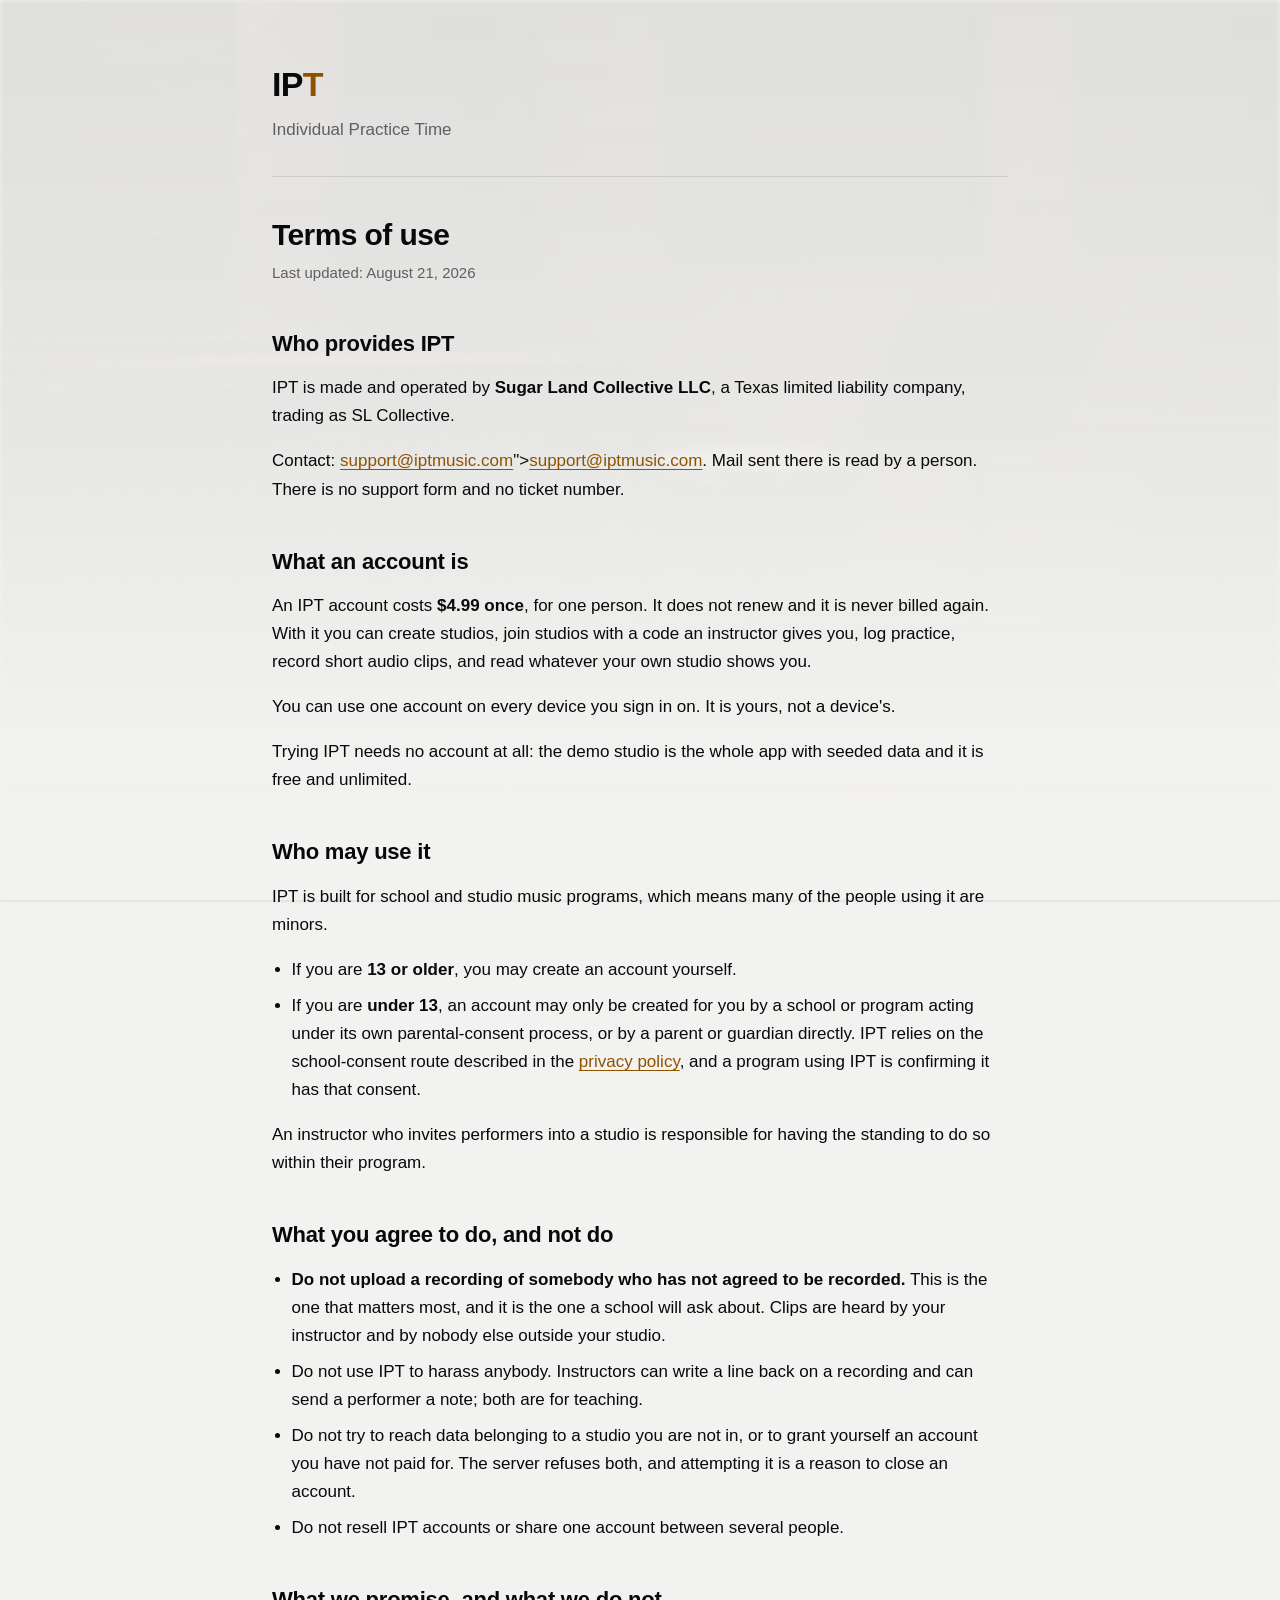
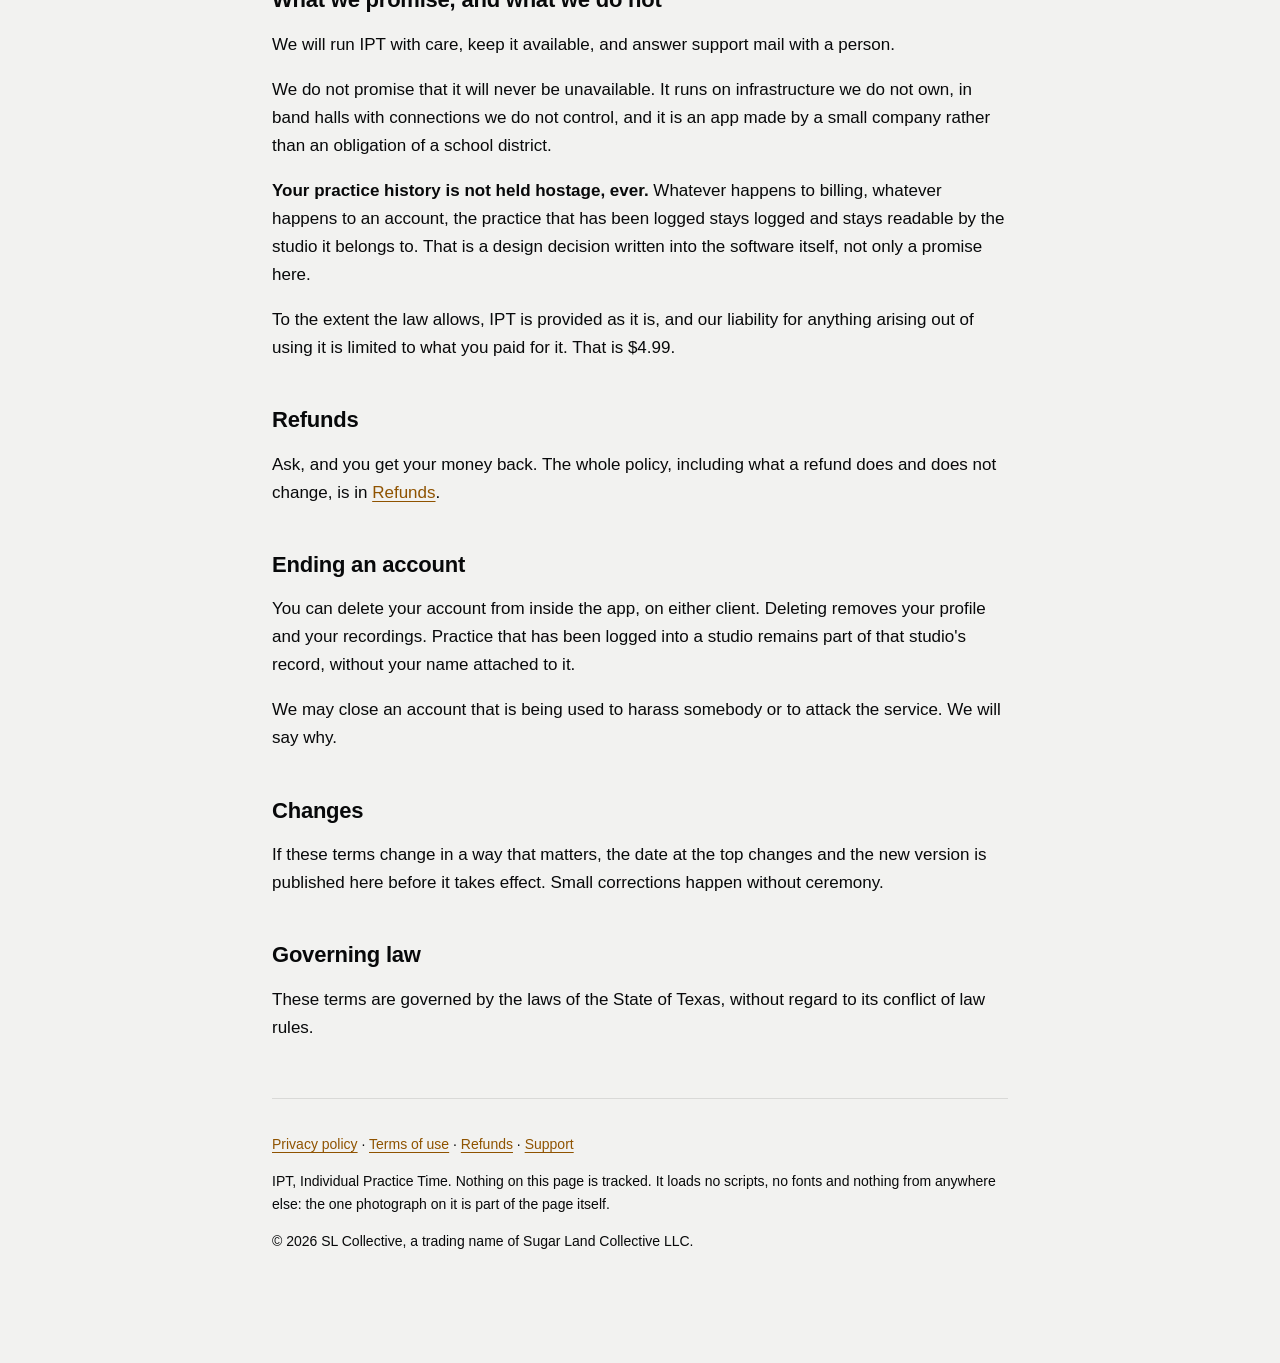
<file: public/terms/index.html>
<!doctype html>
<html lang="en">
<head>
<meta charset="utf-8">
<meta name="viewport" content="width=device-width, initial-scale=1">
<title>IPT: Individual Practice Time</title>
<link rel="icon" type="image/png" href="[data-uri]">
<meta name="description" content="Privacy policy and support for IPT, Individual Practice Time.">
<style>
  :root {
    color-scheme: light dark;
    --canvas: #F2F2F0;
    --ink: #08090A;
    --muted: #5F5F64;
    --accent: #8F5300;
    --rule: rgba(0,0,0,.10);
    --card: rgba(0,0,0,.03);
  }
  @media (prefers-color-scheme: dark) {
    :root {
      --canvas: #08090A;
      --ink: #F5F5F7;
      --muted: #9C9CA6;
      --accent: #FF9F0A;
      --rule: rgba(255,255,255,.12);
      --card: rgba(255,255,255,.04);
    }
  }
  * { box-sizing: border-box; }

  /* The practice room. Two fixed layers behind everything: the photograph, then a scrim that
     thickens downwards until it reaches flat canvas, so the text at the bottom of a long policy
     never sits on an image at all.

     NOTE: this page is light-first and the app is dark-first, which inverts where the override
     goes: `app.css` states the dark treatment and overrides for light, and here `:root` is light
     with dark in the media query. The numbers are the same numbers, read from that file at build
     time; only which one is the default differs. Getting this backwards is not hypothetical. The
     app shipped the light opacity in dark mode once, and it looked fine, which is the problem. */
  body::before, body::after {
    content: ""; position: fixed; inset: 0; z-index: -1; pointer-events: none;
  }
  body::before {
    background-image: url("[data-uri]");
    background-position: center; background-size: cover; background-repeat: no-repeat;
    opacity: 0.14;
    filter: blur(2px);
  }
  body::after { background: linear-gradient(
    to bottom,
    color-mix(in srgb, var(--canvas) 45%, transparent) 0%,
    color-mix(in srgb, var(--canvas) 65%, transparent) 45%,
    color-mix(in srgb, var(--canvas) 97%, transparent) 82%,
    var(--canvas) 100%
  ); }
  @media (prefers-color-scheme: dark) {
    body::before { opacity: 0.34; }
    body::after { background: linear-gradient(
    to bottom,
    color-mix(in srgb, var(--canvas) 34%, transparent) 0%,
    color-mix(in srgb, var(--canvas) 54%, transparent) 45%,
    color-mix(in srgb, var(--canvas) 97%, transparent) 82%,
    var(--canvas) 100%
  ); }
  }
  @media print {
    /* A privacy policy gets printed and filed by exactly the people this product sells to. */
    body::before, body::after { display: none; }
  }

  body {
    margin: 0; padding: 0 20px 96px;
    background: var(--canvas); color: var(--ink);
    font: 17px/1.65 -apple-system, BlinkMacSystemFont, "Segoe UI", Roboto, Helvetica, Arial, sans-serif;
    -webkit-text-size-adjust: 100%;
  }
  main { max-width: 46rem; margin: 0 auto; }
  header { padding: 56px 0 8px; border-bottom: 1px solid var(--rule); margin-bottom: 32px; }
  .wordmark { font-size: 34px; font-weight: 800; letter-spacing: -.02em; }
  .wordmark span { color: var(--accent); }
  .tagline { color: var(--muted); margin: 4px 0 24px; }
  h1 { font-size: 30px; line-height: 1.2; letter-spacing: -.02em; margin: 40px 0 8px; }
  h2 { font-size: 22px; line-height: 1.25; letter-spacing: -.01em; margin: 44px 0 10px; }
  h3 { font-size: 18px; margin: 32px 0 8px; }
  p, li { color: var(--ink); }
  em { color: var(--muted); font-style: normal; }
  /* A long address is one unbreakable word. support@iptmusic.com is 177px of token that cannot
     wrap, and on a 320px phone it pushed the whole page 75px wider than the screen — the footer,
     the policy and every paragraph on it scrolling sideways. It appears in three places here and
     a fourth arrived with the refund policy. Links break rather than the page does. */
  a { color: var(--accent); text-underline-offset: 3px; overflow-wrap: anywhere; }
  hr { border: 0; border-top: 1px solid var(--rule); margin: 36px 0; }
  ul { padding-left: 1.15em; }
  li { margin: 8px 0; }
  code {
    font: 14px/1.4 ui-monospace, SFMono-Regular, Menlo, monospace;
    background: var(--card); padding: 2px 5px; border-radius: 5px;
  }
  /* `max-width: 100%` as well as the scroll: a wrapper that may grow to its content's width
     scrolls *and* widens the page, which is the half that makes the whole document slide. */
  .table-wrap { overflow-x: auto; max-width: 100%; margin: 20px 0; }
  table { border-collapse: collapse; width: 100%; font-size: 15px; }
  th, td { text-align: left; padding: 10px 12px; border-bottom: 1px solid var(--rule); vertical-align: top; }
  th { font-size: 12px; letter-spacing: .06em; text-transform: uppercase; color: var(--muted); font-weight: 600; }
  .landing { margin: 8px 0 34px; }
  .thesis { font-size: 24px; font-weight: 700; line-height: 1.25; margin: 0 0 6px; }
  .thesis-detail { color: var(--muted); margin: 0 0 22px; }
  .card {
    /* Opaque `--canvas`, same reasoning as `.support` below: the contrast floor was measured
       against it, and a translucent panel over the photograph is where that quietly stops. */
    background: var(--canvas); border: 1px solid var(--rule); border-radius: 14px;
    padding: 16px 18px; margin: 0 0 12px;
  }
  .card h3 { margin: 0 0 6px; font-size: 16px; }
  .card p { margin: 0; color: var(--muted); }
  .offer { font-weight: 700; margin: 22px 0 16px; }
  .offer-detail { color: var(--muted); margin: 0 0 16px; }
  .cta-button {
    display: inline-block; background: var(--accent); color: #17130c;
    padding: 14px 28px; border-radius: 999px; font-weight: 700; font-size: 17px;
    text-decoration: none; min-height: 44px; line-height: 1.2;
  }
  .cta-note { color: var(--muted); font-size: 15px; margin: 12px 0 0; }
  .cta { margin: 0; }
  .cta a { color: var(--accent); font-weight: 700; }
  .support {
    /* Opaque, not `--card`. A translucent panel over a photograph is where a measured contrast
       floor quietly stops holding. The scrim governs the page background, not what is composited
       on top of it. `--canvas` is the color the measurement was taken against. */
    background: var(--canvas); border: 1px solid var(--rule); border-radius: 14px;
    padding: 20px 22px; margin: 40px 0 0;
  }
  .support h2 { margin-top: 0; }
  .updated { color: var(--muted); font-size: 15px; margin: 0 0 8px; }
  footer { color: var(--muted); font-size: 14px; margin-top: 56px; padding-top: 20px; border-top: 1px solid var(--rule); }
</style>
</head>
<body>
<main>
  <header>
    <div class="wordmark"><a href="/" style="text-decoration:none;color:inherit">IP<span>T</span></a></div>
    <p class="tagline">Individual Practice Time</p>
  </header>

  <section class="doc">
  <h1>Terms of use</h1>
  <p class="updated">Last updated: August 21, 2026</p>
<h2>Who provides IPT</h2>
<p>IPT is made and operated by <strong>Sugar Land Collective LLC</strong>, a Texas limited liability company, trading as SL Collective.</p>
<p>Contact: <a href="mailto:<a href="mailto:support@iptmusic.com">support@iptmusic.com</a>"><a href="mailto:support@iptmusic.com">support@iptmusic.com</a></a>. Mail sent there is read by a person. There is no support form and no ticket number.</p>
<h2>What an account is</h2>
<p>An IPT account costs <strong>$4.99 once</strong>, for one person. It does not renew and it is never billed again. With it you can create studios, join studios with a code an instructor gives you, log practice, record short audio clips, and read whatever your own studio shows you.</p>
<p>You can use one account on every device you sign in on. It is yours, not a device's.</p>
<p>Trying IPT needs no account at all: the demo studio is the whole app with seeded data and it is free and unlimited.</p>
<h2>Who may use it</h2>
<p>IPT is built for school and studio music programs, which means many of the people using it are minors.</p>
<ul>
<li>If you are <strong>13 or older</strong>, you may create an account yourself.
<li>If you are <strong>under 13</strong>, an account may only be created for you by a school or program acting under its own parental-consent process, or by a parent or guardian directly. IPT relies on the school-consent route described in the <a href="/privacy">privacy policy</a>, and a program using IPT is confirming it has that consent.
</ul>
<p>An instructor who invites performers into a studio is responsible for having the standing to do so within their program.</p>
<h2>What you agree to do, and not do</h2>
<ul>
<li><strong>Do not upload a recording of somebody who has not agreed to be recorded.</strong> This is the one that matters most, and it is the one a school will ask about. Clips are heard by your instructor and by nobody else outside your studio.
<li>Do not use IPT to harass anybody. Instructors can write a line back on a recording and can send a performer a note; both are for teaching.
<li>Do not try to reach data belonging to a studio you are not in, or to grant yourself an account you have not paid for. The server refuses both, and attempting it is a reason to close an account.
<li>Do not resell IPT accounts or share one account between several people.
</ul>
<h2>What we promise, and what we do not</h2>
<p>We will run IPT with care, keep it available, and answer support mail with a person.</p>
<p>We do not promise that it will never be unavailable. It runs on infrastructure we do not own, in band halls with connections we do not control, and it is an app made by a small company rather than an obligation of a school district.</p>
<p><strong>Your practice history is not held hostage, ever.</strong> Whatever happens to billing, whatever happens to an account, the practice that has been logged stays logged and stays readable by the studio it belongs to. That is a design decision written into the software itself, not only a promise here.</p>
<p>To the extent the law allows, IPT is provided as it is, and our liability for anything arising out of using it is limited to what you paid for it. That is $4.99.</p>
<h2>Refunds</h2>
<p>Ask, and you get your money back. The whole policy, including what a refund does and does not change, is in <a href="/refunds">Refunds</a>.</p>
<h2>Ending an account</h2>
<p>You can delete your account from inside the app, on either client. Deleting removes your profile and your recordings. Practice that has been logged into a studio remains part of that studio's record, without your name attached to it.</p>
<p>We may close an account that is being used to harass somebody or to attack the service. We will say why.</p>
<h2>Changes</h2>
<p>If these terms change in a way that matters, the date at the top changes and the new version is published here before it takes effect. Small corrections happen without ceremony.</p>
<h2>Governing law</h2>
<p>These terms are governed by the laws of the State of Texas, without regard to its conflict of law rules.</p>
  </section>

  <footer>
  <p><a href="/privacy">Privacy policy</a> &middot; <a href="/terms">Terms of use</a> &middot;
  <a href="/refunds">Refunds</a> &middot; <a href="#support">Support</a></p>
  <p>IPT, Individual Practice Time. Nothing on this page is tracked. It loads no scripts, no
  fonts and nothing from anywhere else: the one photograph on it is part of the page itself.</p>
  <p>© 2026 SL Collective, a trading name of Sugar Land Collective LLC.</p>
  </footer>
</main>
</body>
</html>
</file>
<file: docs/app/styles/tokens.css>
:root {
  color-scheme: dark light;

  --accent: #FF9F0A;
  --accent-fill: #FF9F0A;
  --accent-soft: #2A1E06;
  --canvas: #08090A;
  --faint: #717179;
  --hairline: #2C2C2E;
  --ink: #F5F5F7;
  --inset: #1D1D22;
  --live: #FF4D42;
  --live-soft: #38181A;
  --met: #30D158;
  --met-soft: #0F2A1A;
  --muted: #9C9CA6;
  --on-accent-fill: #000000;
  --on-live: #000000;
  --raised: #27272E;
  --surface: #141417;

  
  --paint-amber: #ffb340;
  --on-paint-amber: #000000;
  --paint-rose: #ff7a9c;
  --on-paint-rose: #000000;
  --paint-plum: #c79be0;
  --on-paint-plum: #000000;
  --paint-indigo: #8fa4ff;
  --on-paint-indigo: #000000;
  --paint-teal: #4fd0e0;
  --on-paint-teal: #000000;
  --paint-moss: #8cd07a;
  --on-paint-moss: #000000;
  --paint-clay: #f0916a;
  --on-paint-clay: #000000;
  --paint-slate: #a8b4c8;
  --on-paint-slate: #000000;

  
  --on-accent-soft: var(--ink);
  --on-met-soft: var(--ink);
  --on-live-soft: var(--ink);
}

@media (prefers-color-scheme: light) {
  :root:not([data-theme="dark"]) {
    --accent: #8F5300;
    --accent-fill: #F59300;
    --accent-soft: #FDF0DC;
    --canvas: #F2F2F0;
    --faint: #828287;
    --hairline: #DCDCD7;
    --ink: #08090A;
    --inset: #E8E8E4;
    --live: #C02718;
    --live-soft: #FBE6E4;
    --met: #136B3F;
    --met-soft: #DEF2E6;
    --muted: #5F5F64;
    --on-accent-fill: #000000;
    --on-live: #FFFFFF;
    --raised: #E6E6E2;
    --surface: #FFFFFF;
    --paint-amber: #b4650a;
    --on-paint-amber: #000000;
    --paint-rose: #b03050;
    --on-paint-rose: #ffffff;
    --paint-plum: #7b4397;
    --on-paint-plum: #ffffff;
    --paint-indigo: #3a4fa8;
    --on-paint-indigo: #ffffff;
    --paint-teal: #06697a;
    --on-paint-teal: #ffffff;
    --paint-moss: #3f6b33;
    --on-paint-moss: #ffffff;
    --paint-clay: #9a4b2c;
    --on-paint-clay: #ffffff;
    --paint-slate: #4a5568;
    --on-paint-slate: #ffffff;
  }
}

:root[data-theme="light"] {
  --accent: #8F5300;
  --accent-fill: #F59300;
  --accent-soft: #FDF0DC;
  --canvas: #F2F2F0;
  --faint: #828287;
  --hairline: #DCDCD7;
  --ink: #08090A;
  --inset: #E8E8E4;
  --live: #C02718;
  --live-soft: #FBE6E4;
  --met: #136B3F;
  --met-soft: #DEF2E6;
  --muted: #5F5F64;
  --on-accent-fill: #000000;
  --on-live: #FFFFFF;
  --raised: #E6E6E2;
  --surface: #FFFFFF;
  --paint-amber: #b4650a;
  --on-paint-amber: #000000;
  --paint-rose: #b03050;
  --on-paint-rose: #ffffff;
  --paint-plum: #7b4397;
  --on-paint-plum: #ffffff;
  --paint-indigo: #3a4fa8;
  --on-paint-indigo: #ffffff;
  --paint-teal: #06697a;
  --on-paint-teal: #ffffff;
  --paint-moss: #3f6b33;
  --on-paint-moss: #ffffff;
  --paint-clay: #9a4b2c;
  --on-paint-clay: #ffffff;
  --paint-slate: #4a5568;
  --on-paint-slate: #ffffff;
}

.dark-locked {
  --accent: #FF9F0A;
  --accent-fill: #FF9F0A;
  --accent-soft: #2A1E06;
  --canvas: #08090A;
  --faint: #717179;
  --hairline: #2C2C2E;
  --ink: #F5F5F7;
  --inset: #1D1D22;
  --live: #FF4D42;
  --live-soft: #38181A;
  --met: #30D158;
  --met-soft: #0F2A1A;
  --muted: #9C9CA6;
  --on-accent-fill: #000000;
  --on-live: #000000;
  --raised: #27272E;
  --surface: #141417;
  --paint-amber: #ffb340;
  --on-paint-amber: #000000;
  --paint-rose: #ff7a9c;
  --on-paint-rose: #000000;
  --paint-plum: #c79be0;
  --on-paint-plum: #000000;
  --paint-indigo: #8fa4ff;
  --on-paint-indigo: #000000;
  --paint-teal: #4fd0e0;
  --on-paint-teal: #000000;
  --paint-moss: #8cd07a;
  --on-paint-moss: #000000;
  --paint-clay: #f0916a;
  --on-paint-clay: #000000;
  --paint-slate: #a8b4c8;
  --on-paint-slate: #000000;
  --on-accent-soft: var(--ink);
  --on-met-soft: var(--ink);
  --on-live-soft: var(--ink);
}
</file>
<file: docs/app/styles/app.css>
*, *::before, *::after { box-sizing: border-box; }

html { -webkit-text-size-adjust: 100%; }

body::before {
  content: ""; position: fixed; inset: 0; z-index: -1; pointer-events: none;
  background:
    radial-gradient(58vw 42vh at 50% -6%, color-mix(in srgb, var(--accent) 13%, transparent), transparent 68%),
    radial-gradient(40vw 34vh at 88% 12%, color-mix(in srgb, var(--accent) 7%, transparent), transparent 70%);
}
:root:not([data-theme="dark"]) body::before,
:root[data-theme="light"] body::before {
  
  background:
    radial-gradient(58vw 40vh at 50% -8%, color-mix(in srgb, var(--accent) 8%, transparent), transparent 70%);
}
@media (prefers-color-scheme: dark) {
  :root:not([data-theme="light"]) body::before {
    background:
      radial-gradient(58vw 42vh at 50% -6%, color-mix(in srgb, var(--accent) 13%, transparent), transparent 68%),
      radial-gradient(40vw 34vh at 88% 12%, color-mix(in srgb, var(--accent) 7%, transparent), transparent 70%);
  }
}

body {
  margin: 0;
  background: var(--canvas);
  color: var(--ink);
  font: 400 17px/1.45 ui-rounded, "SF Pro Rounded", system-ui, -apple-system, "Segoe UI", sans-serif;
  
  padding-bottom: calc(76px + env(safe-area-inset-bottom));
  min-height: 100vh;

  
  overflow-wrap: anywhere;
}

h1, h2, h3 { margin: 0; font-weight: 600; letter-spacing: -0.01em; }
h1 { font-size: 1.6rem; }
h2 { font-size: 1.15rem; }
h3 { font-size: 1rem; }
p { margin: 0; }

.muted { color: var(--muted); }
.caption { font-size: 0.82rem; color: var(--muted); }
.micro {
  font-size: 0.7rem; font-weight: 600; text-transform: uppercase;
  letter-spacing: 0.08em; color: var(--muted);
}

[hidden] { display: none !important; }

.numeral { font-variant-numeric: tabular-nums; white-space: nowrap; }

.nobr { white-space: nowrap; }

.page {
  max-width: 46rem;
  margin: 0 auto;
  padding: 1rem min(1.25rem, 6vw) 2rem;
  display: grid;
  gap: 1.25rem;
}

.stack { display: grid; grid-template-columns: minmax(0, 1fr); gap: 0.75rem; }

.row { display: flex; align-items: center; gap: 0.75rem; flex-wrap: wrap; }

.row-between {
  display: flex; align-items: center; justify-content: space-between;
  gap: 0.75rem; flex-wrap: wrap;
}

.grow { flex: 1 1 0; min-width: 0; }

.no-shrink { flex-shrink: 0; }

.card {
  background: var(--surface);
  border: 1px solid var(--hairline);
  border-radius: 20px;
  
  padding: min(1.1rem, 5.5vw);
}
.card--tinted { background: var(--accent-soft); color: var(--on-accent-soft); }
.card--inset { background: var(--inset); border-radius: 14px; padding: 0.85rem 0.95rem; }

.divider { height: 1px; background: var(--hairline); border: 0; margin: 0; }

button, .button {
  font: inherit;
  font-weight: 600;
  border-radius: 14px;
  border: 1px solid transparent;
  
  min-height: 44px;
  padding: 0.6rem 1rem;
  cursor: pointer;
  background: var(--inset);
  color: var(--ink);
  display: inline-flex;
  align-items: center;
  justify-content: center;
  gap: 0.5rem;
}

.button--primary { background: var(--accent-fill); color: var(--on-accent-fill); }
.button--quiet { background: transparent; color: var(--muted); border-color: var(--hairline); }
.button--plain {
  background: transparent;
  border-color: transparent;
  
  padding: 0.4rem 0.2rem;
  justify-content: flex-start;
  text-align: left;
}
button:disabled { opacity: 0.45; cursor: not-allowed; }

input, textarea, select {
  font: inherit;
  color: var(--ink);
  background: var(--inset);
  border: 1px solid var(--hairline);
  border-radius: 12px;
  padding: 0.6rem 0.75rem;
  min-height: 44px;
  width: 100%;
  
  min-width: 0;
  max-width: 100%;
  
  font-size: max(1rem, 16px);
}
textarea { min-height: 5rem; resize: vertical; }

.season-text { field-sizing: content; overflow: hidden; }

.field { display: grid; gap: 0.3rem; }
.field__label { font-size: 0.82rem; font-weight: 600; color: var(--muted); }

.field__with-action { display: grid; grid-template-columns: 1fr auto; gap: 0.4rem; align-items: stretch; }
.field__with-action > input { min-width: 0; }
.reveal {
  flex-shrink: 0; white-space: nowrap;
  padding-inline: 0.85rem; min-height: 44px; font-size: 0.85rem;
}

.check-list .field {
  grid-template-columns: auto 1fr;
  grid-template-areas:
    "box  label"
    ".    hint";
  align-items: center;
  column-gap: 0.6rem;
  row-gap: 0.2rem;
  min-height: 44px;
}
.check-list .field > .check { grid-area: box; }
.check-list .field > .caption { grid-area: hint; }

.check-list > .field + .field { margin-top: 0.75rem; }

.check-list .field__label { grid-area: label; font-size: 1rem; color: var(--ink); font-weight: 400; }

input.check {
  
  width: 22px; height: 22px; min-height: 22px;
  accent-color: var(--accent-fill);
  margin: 0;
}

.notice {
  border-radius: 12px;
  padding: 0.6rem 0.8rem;
  font-size: 0.9rem;
  background: var(--inset);
  color: var(--muted);
}
.notice--error { background: var(--live-soft); color: var(--on-live-soft); }

.notice--holding { background: var(--accent-soft); color: var(--on-accent-soft); }

.offline-bar {
  background: var(--inset);
  border-bottom: 1px solid var(--hairline);
  padding: 0.55rem 1.25rem;
  position: sticky;
  top: 0;
  z-index: 10;
  text-align: center;
}

.session-clock {
  font-size: 3.2rem;
  font-weight: 700;
  letter-spacing: -0.02em;
  line-height: 1.1;
}

:focus-visible {
  outline: 3px solid var(--accent);
  outline-offset: 2px;
  border-radius: 6px;
}

h1[tabindex="-1"]:focus, h1[tabindex="-1"]:focus-visible {
  outline: none;
}

.welcome {
  display: flex; flex-direction: column; justify-content: center;
  gap: 18px; min-height: min(72vh, 560px); max-width: 34rem; margin: 0 auto;
}
.welcome-card { text-align: center; }
.welcome-body { color: var(--muted); }
.welcome-dots { display: flex; gap: 7px; justify-content: center; }

.welcome-dot {
  width: 7px; height: 7px; border-radius: 999px;
  background: color-mix(in srgb, var(--faint) 55%, transparent);
}
.welcome-dot--on { width: 20px; background: var(--accent); }

.wordmark-t { color: var(--accent); }

a { color: var(--accent); }

.skip-link {
  position: absolute;
  left: -9999px;
  top: 0;
  background: var(--surface);
  color: var(--ink);
  padding: 0.75rem 1rem;
  z-index: 20;
  border-radius: 0 0 12px 0;
}
.skip-link:focus { left: 0; }

.visually-hidden {
  position: absolute; width: 1px; height: 1px;
  margin: -1px; padding: 0; overflow: hidden;
  clip: rect(0 0 0 0); clip-path: inset(50%); white-space: nowrap;
}

.demo-bar {
  background: var(--accent-soft);
  color: var(--on-accent-soft);
  border-bottom: 1px solid var(--hairline);
  
  padding: calc(0.35rem + env(safe-area-inset-top)) 1.25rem 0.7rem;
  position: sticky;
  top: 0;
  z-index: 10;
}
.demo-bar__inner { max-width: 46rem; margin: 0 auto; display: grid; gap: 0.5rem; }
.demo-bar .micro { color: var(--accent); }

.segmented { display: flex; gap: 0.25rem; background: var(--inset); border-radius: 15px; padding: 4px; }

.segmented [role="radio"] {
  flex: 1 1 0;
  background: transparent;
  color: var(--muted);
  border-radius: 11px;
  min-height: 40px;
}
.segmented [role="radio"][aria-checked="true"] {
  background: var(--accent-fill);
  color: var(--on-accent-fill);
}

.options { display: grid; gap: 0.5rem; }
.options [role="radio"] {
  display: grid;
  grid-template-columns: 1.15rem 1fr;
  align-items: start;
  gap: 0.15rem 0.75rem;
  justify-content: start;
  justify-items: start;
  text-align: left;
  padding: 0.75rem 0.9rem;
  border-color: var(--hairline);
}

.options [role="radio"]::before {
  content: "";
  grid-row: 1 / span 2;
  width: 1.15rem;
  height: 1.15rem;
  margin-top: 0.1rem;
  border-radius: 50%;
  border: 2px solid var(--faint);
  box-sizing: border-box;
}
.options [role="radio"][aria-checked="true"] {
  border-color: var(--accent);
  background: var(--accent-soft);
  color: var(--on-accent-soft);
}
.options [role="radio"][aria-checked="true"]::before {
  border-color: var(--accent);
  background: radial-gradient(circle, var(--accent) 0 46%, transparent 47%);
}

.options [role="radio"] .caption { font-weight: 400; }

.roster-summary {
  min-height: 44px;
  display: flex;
  align-items: center;
  gap: 0.5rem;
  padding: 0.4rem 0;
  cursor: pointer;
  list-style: none;
}
.roster-summary::-webkit-details-marker { display: none; }
.roster-summary::after {
  content: "";
  flex: 0 0 auto;
  width: 8px; height: 8px;
  border-right: 2px solid var(--faint);
  border-bottom: 2px solid var(--faint);
  transform: rotate(45deg);
  margin-right: 4px;
  transition: transform 120ms ease;
}
details[open] > .roster-summary::after { transform: rotate(-135deg); }
@media (prefers-reduced-motion: reduce) { .roster-summary::after { transition: none; } }

.tabbar {
  position: fixed;
  left: 0; right: 0; bottom: 0;
  background: color-mix(in srgb, var(--surface) 92%, transparent);
  backdrop-filter: blur(20px);
  border-top: 1px solid var(--hairline);
  padding: 0.35rem 0.5rem calc(0.35rem + env(safe-area-inset-bottom));
  z-index: 10;
}
.tabbar ul {
  list-style: none; margin: 0 auto; padding: 0;
  max-width: 46rem; display: flex; justify-content: space-around;
}

.tabbar li { flex: 1 1 0; min-width: 0; display: flex; }
.tabbar a {
  display: grid; justify-items: center; gap: 2px;
  padding: 0.35rem 0.35rem; min-width: 0; min-height: 44px; width: 100%;
  color: var(--muted); text-decoration: none; font-size: 0.68rem; font-weight: 600;
}

.tabbar .tab-label {
  min-width: 0; max-width: 100%;
  overflow: hidden; text-overflow: ellipsis; white-space: nowrap;
}

.tabbar a[aria-current="page"] {
  color: var(--accent);
  font-weight: 800;
  box-shadow: inset 0 2px 0 0 var(--accent);
}
.tabbar .tab-glyph { font-size: 1.15rem; line-height: 1; }

.stat-grid { display: grid; grid-template-columns: repeat(2, minmax(0, 1fr)); gap: 0.75rem; }

@media (max-width: 22rem) {
  .stat-grid { grid-template-columns: minmax(0, 1fr); }
}
.stat { background: var(--surface); border: 1px solid var(--hairline); border-radius: 14px; padding: 0.9rem; }

.stat__value {
  font-size: 1.7rem;
  font-weight: 700;
  letter-spacing: -0.02em;
  white-space: nowrap;
}
.stat__value--accent { color: var(--accent); }

.stat--wide { grid-column: 1 / -1; }

.meter {
  height: 8px; border-radius: 999px; background: var(--inset); overflow: hidden;
}
.meter__fill { height: 100%; border-radius: 999px; background: var(--accent-fill); }
.meter__fill--met { background: var(--met); }

.pill {
  
  justify-self: start;
  
  white-space: nowrap;
  display: inline-flex; align-items: center; gap: 0.3rem;
  padding: 0.2rem 0.6rem; border-radius: 999px;
  font-size: 0.75rem; font-weight: 600;
  background: var(--inset); color: var(--muted);
}
.pill--met { background: var(--met-soft); color: var(--on-met-soft); }

.pill--wraps { white-space: normal; border-radius: 12px; padding: 0.3rem 0.6rem; text-align: left; }
.pill--accent { background: var(--accent-soft); color: var(--on-accent-soft); }

.plan-count {
  white-space: nowrap;
  flex: 0 0 auto;
}

.avatar {
  width: 2.25rem; height: 2.25rem; border-radius: 999px;
  display: grid; place-items: center;
  
  font-size: 0.75rem; font-weight: 700;
  flex: 0 0 auto;
}

.rank { width: 1.6rem; text-align: right; color: var(--muted); font-weight: 700; }

.prose { padding: 1.25rem; color: var(--muted); }

dialog {
  border: 1px solid var(--hairline);
  border-radius: 22px;
  background: var(--surface);
  color: var(--ink);
  padding: 1.4rem;
  max-width: 32rem;
  width: calc(100% - 2rem);
  margin: auto;
}
dialog::backdrop { background: rgb(0 0 0 / 0.55); }

@media (prefers-reduced-motion: no-preference) {
  .meter__fill { transition: width 0.5s ease-out; }
}

@media (min-width: 44rem) {
  .stat-grid { grid-template-columns: repeat(4, minmax(0, 1fr)); }
}

.row-button {
  display: block;
  width: 100%;
  padding: 0;
  min-height: 0;
  background: none;
  border: 0;
  border-radius: 20px;
  text-align: left;
  font: inherit;
  color: inherit;
}

body.no-chrome { padding-bottom: 0; }

.roster-list {
  grid-template-columns: repeat(auto-fill, minmax(min(100%, 20rem), 1fr));
  align-items: start;
}

.display {
  
  height: 100dvh;
  overflow: hidden;
  display: flex;
  flex-direction: column;
  gap: clamp(0.5rem, 1.5vh, 1.5rem);
  padding: clamp(1rem, 2.5vh, 2.5rem) clamp(1rem, 3vw, 3rem);
  background: var(--canvas);
  color: var(--ink);
}

.display-head { display: flex; flex-direction: column; gap: 0.25rem; }

.display-title {
  font-size: clamp(1.75rem, min(4.5vw, 8vh), 4.5rem);
  line-height: 1.05;
  margin: 0;
}

.display-when {
  font-size: clamp(0.9rem, 1.6vw, 1.6rem);
  color: var(--muted);
  margin: 0;
}

.display-board {
  list-style: none;
  margin: 0;
  padding: 0;
  flex: 1;
  
  min-height: 0;
  display: flex;
  flex-direction: column;
  justify-content: center;
  gap: clamp(0.1rem, 0.5vh, 0.5rem);
}

.display-row {
  display: grid;
  
  grid-template-columns: clamp(2rem, 4vw, 4.5rem) 1fr auto clamp(3rem, 6vw, 7rem);
  align-items: baseline;
  gap: clamp(0.5rem, 1.5vw, 1.5rem);
  padding: clamp(0.2rem, 0.8vh, 0.8rem) 0;
  border-bottom: 1px solid var(--hairline);
  
  font-size: clamp(1.1rem, min(2.8vw, 3.2vh), 3rem);
}

.display-row:last-child { border-bottom: none; }

.display-rank { color: var(--muted); text-align: right; font-weight: 700; }
.display-name { font-weight: 600; overflow: hidden; text-overflow: ellipsis; white-space: nowrap; }

.display-streak {
  font-size: clamp(0.7rem, 1.3vw, 1.3rem);
  color: var(--accent);
  white-space: nowrap;
}

.display-points { text-align: right; font-weight: 700; font-variant-numeric: tabular-nums; white-space: nowrap; }

.display-empty {
  flex: 1;
  display: flex;
  align-items: center;
  justify-content: center;
  font-size: clamp(1rem, 2vw, 2rem);
  color: var(--muted);
  margin: 0;
}

.display-foot { display: flex; flex-direction: column; gap: 0.5rem; }

.display-total { font-size: clamp(0.9rem, 1.8vw, 1.8rem); margin: 0; }
.display-note { font-size: clamp(0.75rem, 1.2vw, 1.2rem); color: var(--muted); margin: 0; }

.display-exit {
  align-self: flex-start;
  min-height: 44px;
  padding: 0 1rem;
  background: transparent;
  color: var(--muted);
  border: 1px solid var(--hairline);
}

.season-text {
  width: 100%;
  font-family: ui-monospace, SFMono-Regular, Menlo, monospace;
  font-size: 0.85rem;
  line-height: 1.5;
  white-space: pre-wrap;
  overflow-x: auto;
  resize: vertical;
  background: var(--inset);
  color: var(--ink);
  border: 1px solid var(--hairline);
  border-radius: 12px;
  padding: 0.75rem;
}

.season-print { display: none; }

@media print {
  .tabbar, .demo-bar, .offline-bar, .season-text ~ .row, .caption { display: none !important; }
  
  .season-text { display: none !important; }
  .season-print {
    display: block;
    border: none;
    background: transparent;
    color: #000;
    white-space: pre-wrap;
    font: inherit;
  }
}

.section-pick {
  display: flex;
  align-items: center;
  gap: 0.5rem;
  width: 100%;
  min-height: 44px;
  padding: 0.35rem 0.6rem;
  margin-top: 0.35rem;
  background: transparent;
  border: none;
  border-bottom: 1px solid var(--hairline);
  border-radius: 0;
  text-align: left;
  color: var(--muted);
}

.section-pick .micro { text-transform: uppercase; letter-spacing: 0.9px; font-size: 0.7rem; font-weight: 600; }
.section-pick .grow { flex: 1; }

main[data-room]::before,
main[data-room]::after {
  content: "";
  position: fixed;
  inset: 0;
  z-index: -1;
  
  pointer-events: none;
}

main[data-room]::before {
  background-position: center;
  background-size: cover;
  background-repeat: no-repeat;
  
  opacity: 0.48;
  
  filter: blur(2px);
}

main[data-room="percussion"]::before { background-image: url("../images/room-percussion.jpg"); }
main[data-room="sax"]::before { background-image: url("../images/room-sax.jpg"); }
main[data-room="kit"]::before { background-image: url("../images/room-kit.jpg"); }
main[data-room="upright"]::before { background-image: url("../images/room-upright.jpg"); }
main[data-room="snare"]::before { background-image: url("../images/room-snare.jpg"); }
main[data-room="window"]::before { background-image: url("../images/room-window.jpg"); }
main[data-room="door"]::before { background-image: url("../images/room-door.jpg"); }

main[data-room] {
  
  
  --room-scrim-light: linear-gradient(
    to bottom,
    color-mix(in srgb, var(--canvas) 88%, transparent) 0%,
    color-mix(in srgb, var(--canvas) 72%, transparent) 11%,
    color-mix(in srgb, var(--canvas) 45%, transparent) 26%,
    color-mix(in srgb, var(--canvas) 65%, transparent) 45%,
    color-mix(in srgb, var(--canvas) 97%, transparent) 82%,
    var(--canvas) 100%
  );
}

main[data-room]::after {
  background: linear-gradient(
    to bottom,
    color-mix(in srgb, var(--canvas) 92%, transparent) 0%,
    color-mix(in srgb, var(--canvas) 74%, transparent) 11%,
    color-mix(in srgb, var(--canvas) 30%, transparent) 26%,
    color-mix(in srgb, var(--canvas) 48%, transparent) 45%,
    color-mix(in srgb, var(--canvas) 97%, transparent) 82%,
    var(--canvas) 100%
  );
}

@media (prefers-color-scheme: light) {
  :root:not([data-theme="dark"]) main[data-room]::before { opacity: 0.14; }
  :root:not([data-theme="dark"]) main[data-room]::after { background: var(--room-scrim-light); }
}
:root[data-theme="light"] main[data-room]::before { opacity: 0.14; }
:root[data-theme="light"] main[data-room]::after { background: var(--room-scrim-light); }

@media (hover: hover) and (pointer: fine) {
  button:hover:not(:disabled),
  .button:hover { background: var(--raised); }
  .button--primary:hover:not(:disabled) {
    background: var(--accent-fill);
    box-shadow: 0 0 0 3px var(--accent-soft);
  }
  .button--quiet:hover:not(:disabled) { background: var(--inset); border-color: var(--faint); }
  .button--plain:hover:not(:disabled) { background: var(--inset); }
  .tabbar a:hover { color: var(--ink); }
  a:hover { text-decoration: underline; }
}

button:active:not(:disabled),
.button:active { transform: scale(0.985); }

@media (prefers-reduced-motion: no-preference) {
  button, .button, .tabbar a {
    transition: background-color 120ms ease, box-shadow 120ms ease, transform 90ms ease;
  }
}

::selection { background: var(--accent-soft); color: var(--on-accent-soft); }

.plan-row { flex-wrap: wrap; }
.plan-row > .grow { flex: 1 0 100%; }

.live-bar {
  display: flex;
  align-items: center;
  
  flex-wrap: wrap;
  gap: 0.6rem;
  margin: 0 0 0.35rem;
  padding: 0.55rem 0.8rem;
  border-radius: 12px;
  background: var(--live-soft);
  color: var(--on-live-soft, var(--ink));
}

.live-dot {
  flex-shrink: 0;
  width: 0.7rem;
  height: 0.7rem;
  border-radius: 50%;
  background: var(--live);
  
  animation: live-pulse 1.6s ease-in-out infinite;
}

.live-clock {
  
  flex-shrink: 0;
  font-weight: 650;
  font-size: 1.05rem;
  
  letter-spacing: 0.01em;
}

@keyframes live-pulse {
  0%, 100% { opacity: 1; transform: scale(1); }
  50%      { opacity: 0.45; transform: scale(0.82); }
}

@media (prefers-reduced-motion: reduce) {
  .live-dot { animation: none; opacity: 1; }
}

.is-marked {
  border-color: var(--accent);
  color: var(--accent);
}

.live-word {
  font-weight: 600;
  letter-spacing: 0.02em;
  text-transform: uppercase;
  font-size: 0.78rem;
}

main[data-room] .tagline,
main[data-room] .policy-link,
main[data-room] .on-room,
main[data-room] > p > a {
  color: var(--ink);
}

.live-level {
  flex: 1 1 6rem;
  min-width: 3rem;
  height: 0.42rem;
  border-radius: 999px;
  overflow: hidden;
  background: color-mix(in srgb, var(--live) 22%, transparent);
}

.live-level__fill {
  display: block;
  width: 100%;
  height: 100%;
  border-radius: inherit;
  background: var(--live);
  transform: scaleX(0);
  transform-origin: left center;
  
  transition: transform 60ms linear;
}

@media (prefers-reduced-motion: reduce) {
  .live-level__fill { transition: none; }
}

.row-menu { position: relative; }

.row-menu__button {
  display: flex;
  align-items: center;
  justify-content: center;
  
  min-width: 44px;
  min-height: 44px;
  border-radius: 999px;
  color: var(--muted);
  cursor: pointer;
  
  list-style: none;
  font-size: 1.1rem;
  line-height: 1;
}
.row-menu__button::-webkit-details-marker { display: none; }
.row-menu__button:hover { color: var(--ink); background: var(--hairline); }
.row-menu[open] .row-menu__button { color: var(--ink); background: var(--hairline); }

.row-menu__items {
  position: absolute;
  right: 0;
  top: calc(100% + 0.25rem);
  z-index: 20;
  min-width: 13rem;
  padding: 0.35rem;
  gap: 0.1rem;
  border: 1px solid var(--hairline);
  border-radius: 0.75rem;
  background: var(--surface);
  box-shadow: 0 12px 28px rgb(0 0 0 / 0.28);
}
.row-menu__items > button {
  width: 100%;
  text-align: left;
  min-height: 44px;
  padding: 0 0.6rem;
  border-radius: 0.5rem;
}
.row-menu__items > button:hover { background: var(--hairline); }
</file>
